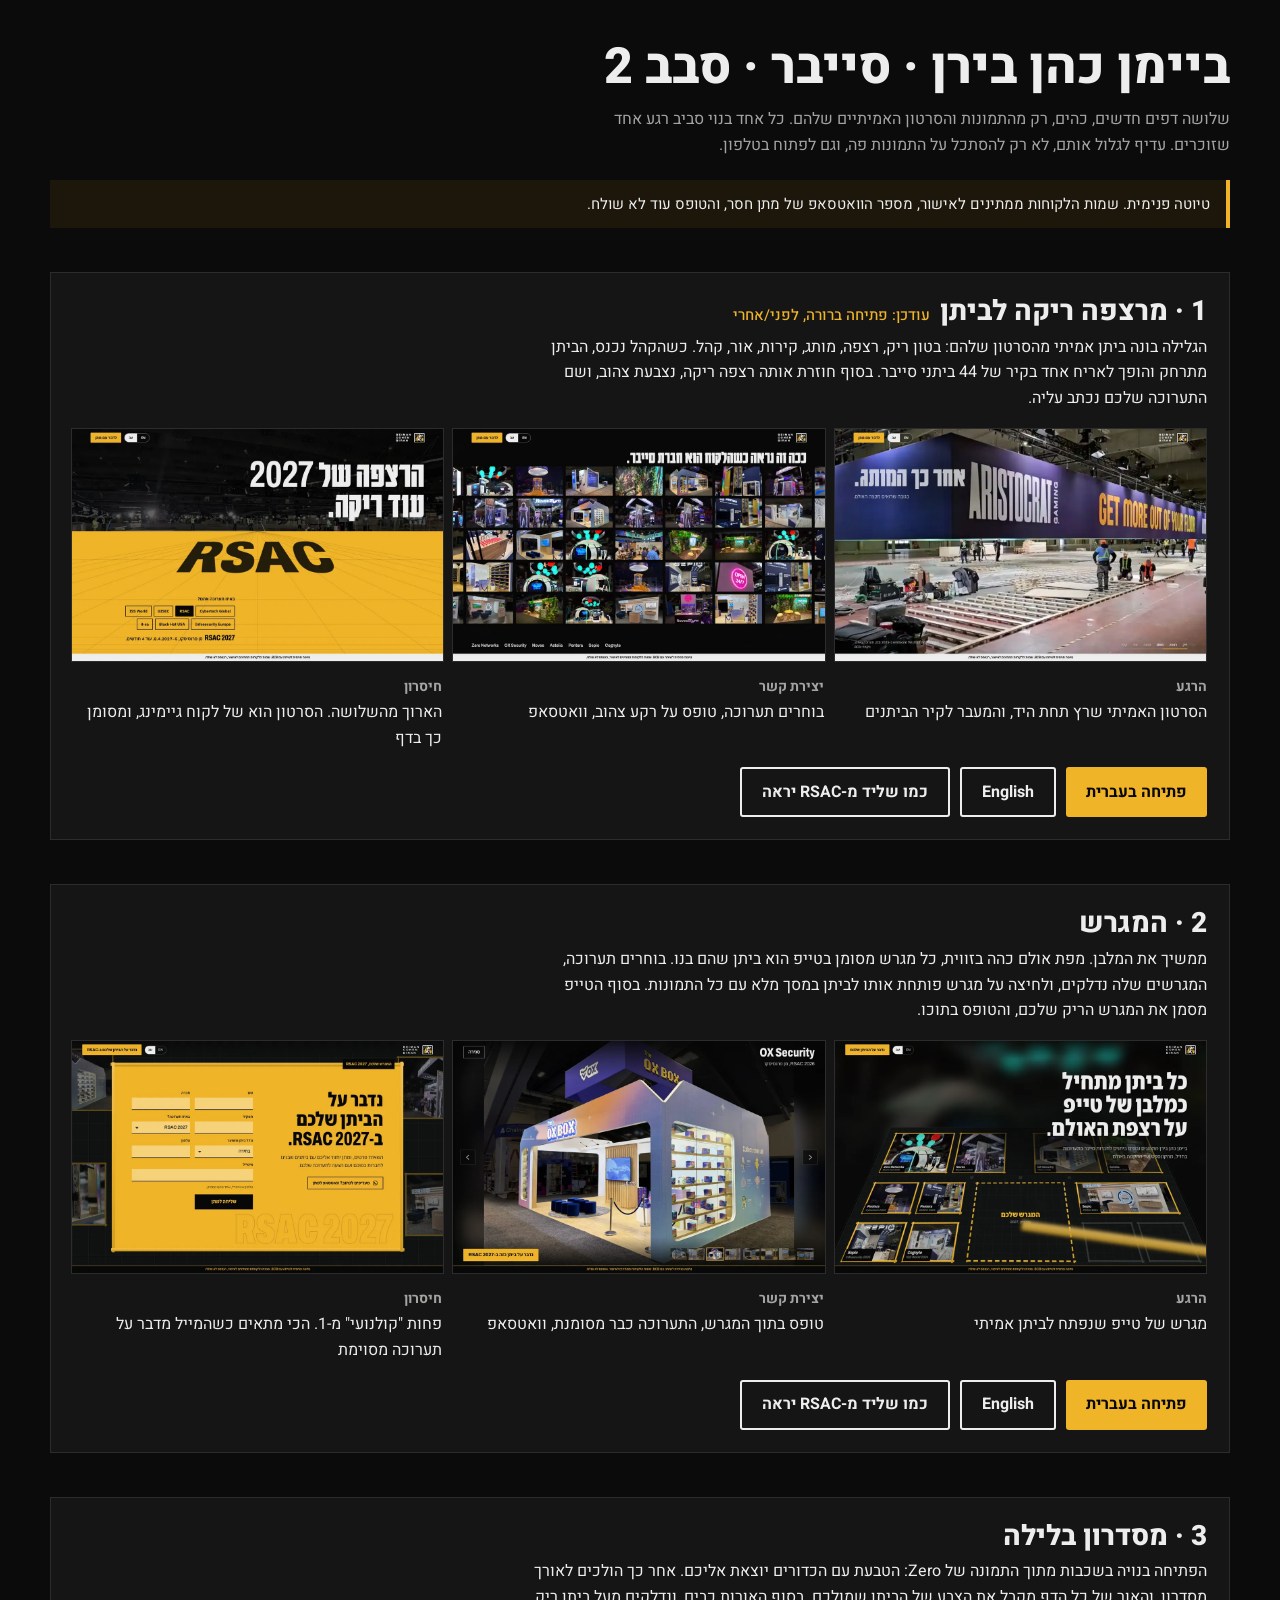
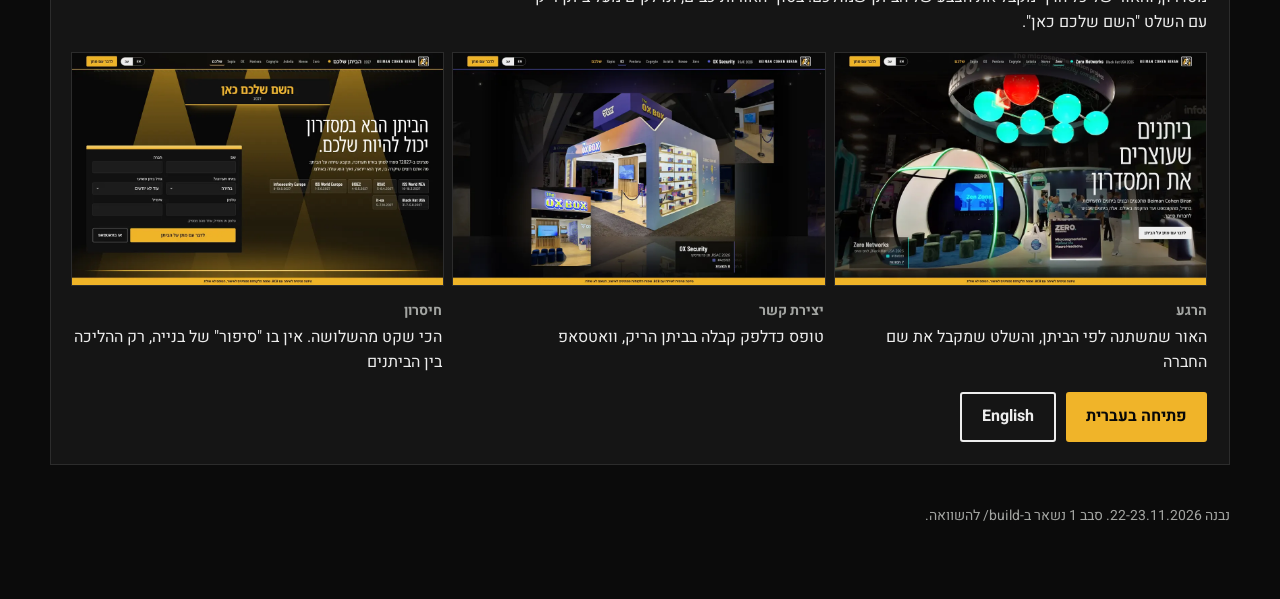
<file: index.html>
<!doctype html>
<html lang="he" dir="rtl">
<head>
<meta charset="utf-8">
<meta name="viewport" content="width=device-width, initial-scale=1">
<title>BCB Cyber Round 2</title>
<meta name="robots" content="noindex, nofollow">
<link rel="preconnect" href="https://fonts.googleapis.com"><link rel="preconnect" href="https://fonts.gstatic.com" crossorigin>
<link href="https://fonts.googleapis.com/css2?family=Heebo:wght@400;500;700;800&display=swap" rel="stylesheet">
<style>
:root { --bg: #0b0b0b; --fg: #ededed; --mute: #a3a5a2; --card: #151515; --line: #2c2c2c; --ochre: #f0b429; }
body { margin: 0; background: var(--bg); color: var(--fg); font: 400 16px/1.6 Heebo, Arial, sans-serif; }
.wrap { max-width: 1180px; margin-inline: auto; padding: 40px 16px 72px; }
h1 { font: 800 clamp(30px, 4.4vw, 50px)/1.1 Heebo, sans-serif; margin: 0; text-wrap: balance; }
.sub { color: var(--mute); margin: 12px 0 0; max-width: 70ch; }
.warn { margin-top: 22px; border-inline-start: 4px solid var(--ochre); background: #1c170a; padding: 12px 16px; font-size: 15px; }
.opt { margin-top: 44px; background: var(--card); border: 1px solid var(--line); padding: 22px; }
.opt h2 { margin: 0 0 4px; font: 800 28px/1.2 Heebo, sans-serif; display: flex; flex-wrap: wrap; gap: 10px; align-items: baseline; }
.opt h2 small { font: 500 15px Heebo, sans-serif; color: var(--ochre); }
.opt p { margin: 6px 0 0; max-width: 75ch; }
.strip { margin-top: 16px; display: grid; grid-template-columns: repeat(3, minmax(0, 1fr)); gap: 10px; }
.strip img { width: 100%; height: auto; display: block; border: 1px solid var(--line); }
.go { margin-top: 16px; display: flex; flex-wrap: wrap; gap: 10px; }
.go a { display: inline-flex; align-items: center; min-height: 46px; padding: 0 20px; background: var(--ochre); color: #080808; text-decoration: none; font-weight: 700; border-radius: 3px; }
.go a.alt { background: transparent; color: var(--fg); border: 2px solid var(--fg); }
dl { margin: 14px 0 0; display: grid; grid-template-columns: repeat(3, minmax(0, 1fr)); gap: 14px; }
dt { font-weight: 700; color: var(--mute); font-size: 14px; } dd { margin: 2px 0 0; }
footer { margin-top: 40px; color: var(--mute); font-size: 14px; }
@media (max-width: 700px) { .strip { grid-template-columns: 1fr 1fr; } .strip img:last-child { grid-column: 1 / -1; } dl { grid-template-columns: 1fr; } }
</style>
</head>
<body>
<div class="wrap">
  <h1>ביימן כהן בירן · סייבר · סבב 2</h1>
  <p class="sub">שלושה דפים חדשים, כהים, רק מהתמונות והסרטון האמיתיים שלהם. כל אחד בנוי סביב רגע אחד שזוכרים. עדיף לגלול אותם, לא רק להסתכל על התמונות פה, וגם לפתוח בטלפון.</p>
  <div class="warn">טיוטה פנימית. שמות הלקוחות ממתינים לאישור, מספר הוואטסאפ של מתן חסר, והטופס עוד לא שולח.</div>

  <section class="opt">
    <h2>1 · מרצפה ריקה לביתן <small>עודכן: פתיחה ברורה, לפני/אחרי</small></h2>
    <p>הגלילה בונה ביתן אמיתי מהסרטון שלהם: בטון ריק, רצפה, מותג, קירות, אור, קהל. כשהקהל נכנס, הביתן מתרחק והופך לאריח אחד בקיר של 44 ביתני סייבר. בסוף חוזרת אותה רצפה ריקה, נצבעת צהוב, ושם התערוכה שלכם נכתב עליה.</p>
    <div class="strip"><img src="thumbs/build-0.webp" alt="הבנייה" loading="lazy"><img src="thumbs/build-1.webp" alt="קיר הביתנים" loading="lazy"><img src="thumbs/build-2.webp" alt="ההצעה" loading="lazy"></div>
    <dl><div><dt>הרגע</dt><dd>הסרטון האמיתי שרץ תחת היד, והמעבר לקיר הביתנים</dd></div><div><dt>יצירת קשר</dt><dd>בוחרים תערוכה, טופס על רקע צהוב, וואטסאפ</dd></div><div><dt>חיסרון</dt><dd>הארוך מהשלושה. הסרטון הוא של לקוח גיימינג, ומסומן כך בדף</dd></div></dl>
    <div class="go"><a href="v2-build/index.html">פתיחה בעברית</a><a class="alt" href="v2-build/index.html?lang=en">English</a><a class="alt" href="v2-build/index.html?show=rsac">כמו שליד מ-RSAC יראה</a></div>
  </section>

  <section class="opt">
    <h2>2 · המגרש</h2>
    <p>ממשיך את המלבן. מפת אולם כהה בזווית, כל מגרש מסומן בטייפ הוא ביתן שהם בנו. בוחרים תערוכה, המגרשים שלה נדלקים, ולחיצה על מגרש פותחת אותו לביתן במסך מלא עם כל התמונות. בסוף הטייפ מסמן את המגרש הריק שלכם, והטופס בתוכו.</p>
    <div class="strip"><img src="thumbs/plot-1.webp" alt="מפת האולם" loading="lazy"><img src="thumbs/plot-2.webp" alt="ביתן פתוח" loading="lazy"><img src="thumbs/plot-3.webp" alt="המגרש שלכם" loading="lazy"></div>
    <dl><div><dt>הרגע</dt><dd>מגרש של טייפ שנפתח לביתן אמיתי</dd></div><div><dt>יצירת קשר</dt><dd>טופס בתוך המגרש, התערוכה כבר מסומנת, וואטסאפ</dd></div><div><dt>חיסרון</dt><dd>פחות "קולנועי" מ-1. הכי מתאים כשהמייל מדבר על תערוכה מסוימת</dd></div></dl>
    <div class="go"><a href="v2-plot/index.html">פתיחה בעברית</a><a class="alt" href="v2-plot/index.html?lang=en">English</a><a class="alt" href="v2-plot/index.html?show=rsac">כמו שליד מ-RSAC יראה</a></div>
  </section>

  <section class="opt">
    <h2>3 · מסדרון בלילה</h2>
    <p>הפתיחה בנויה בשכבות מתוך התמונה של Zero: הטבעת עם הכדורים יוצאת אליכם. אחר כך הולכים לאורך מסדרון, והאור של כל הדף מקבל את הצבע של הביתן שמולכם. בסוף האורות כבים, ונדלקים מעל ביתן ריק עם השלט "השם שלכם כאן".</p>
    <div class="strip"><img src="thumbs/aisle-1.webp" alt="הפתיחה" loading="lazy"><img src="thumbs/aisle-2.webp" alt="המסדרון" loading="lazy"><img src="thumbs/aisle-3.webp" alt="הביתן שלכם" loading="lazy"></div>
    <dl><div><dt>הרגע</dt><dd>האור שמשתנה לפי הביתן, והשלט שמקבל את שם החברה</dd></div><div><dt>יצירת קשר</dt><dd>טופס כדלפק קבלה בביתן הריק, וואטסאפ</dd></div><div><dt>חיסרון</dt><dd>הכי שקט מהשלושה. אין בו "סיפור" של בנייה, רק ההליכה בין הביתנים</dd></div></dl>
    <div class="go"><a href="v2-aisle/index.html">פתיחה בעברית</a><a class="alt" href="v2-aisle/index.html?lang=en">English</a></div>
  </section>

  <footer>נבנה 22-23.11.2026. סבב 1 נשאר ב-build/ להשוואה.</footer>
</div>
</body>
</html>
</file>
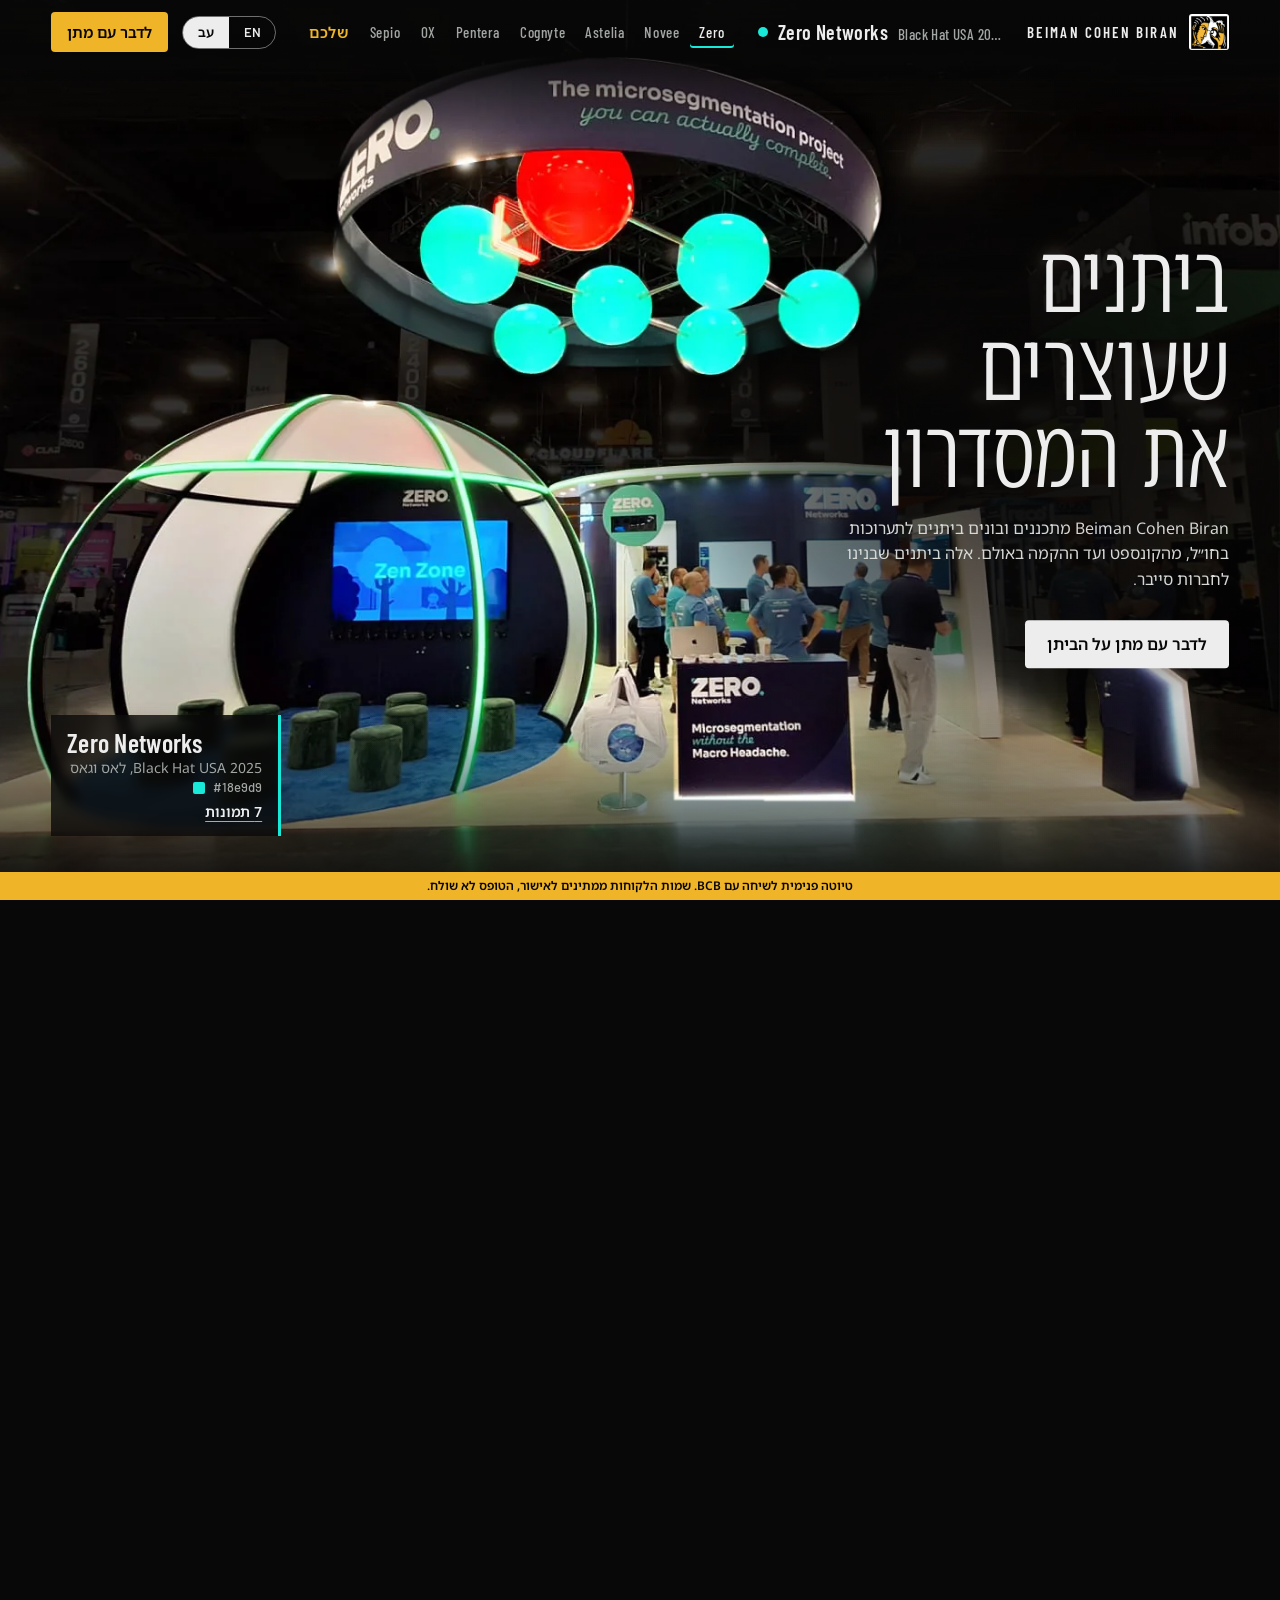
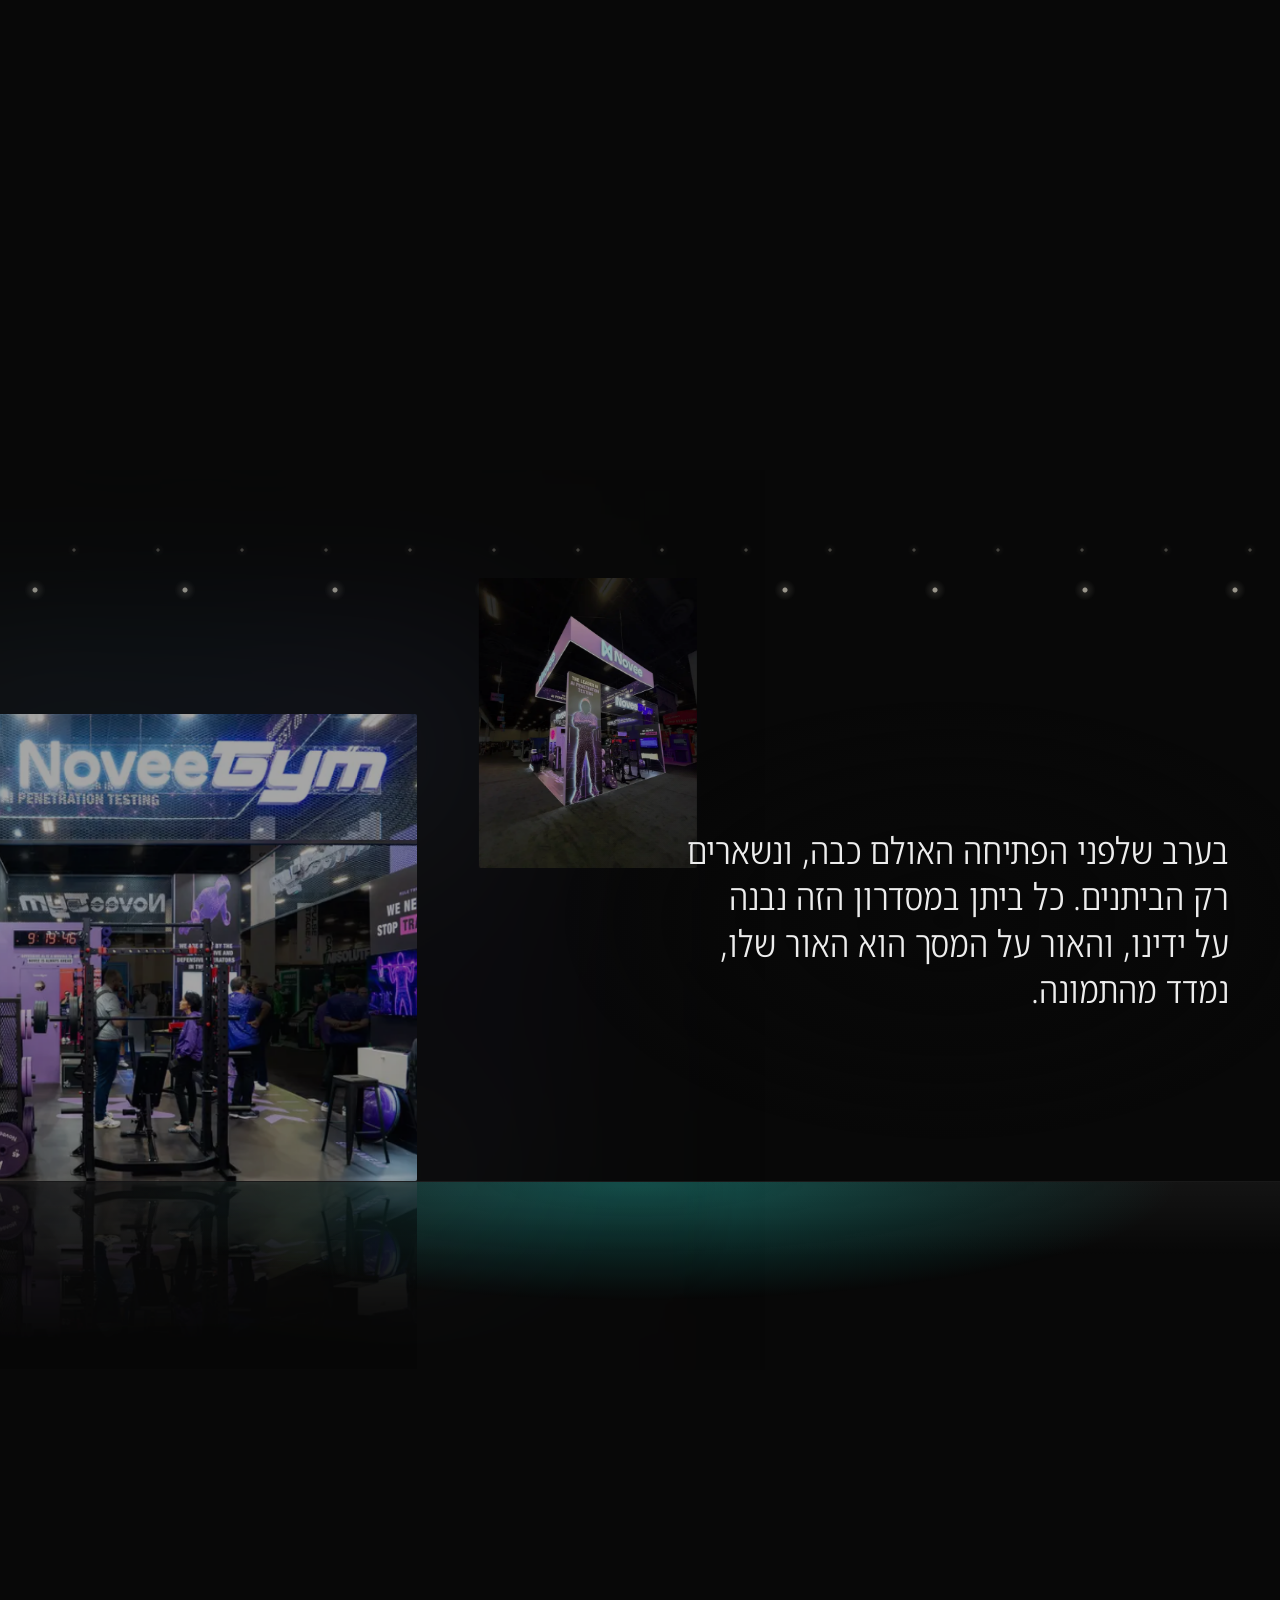
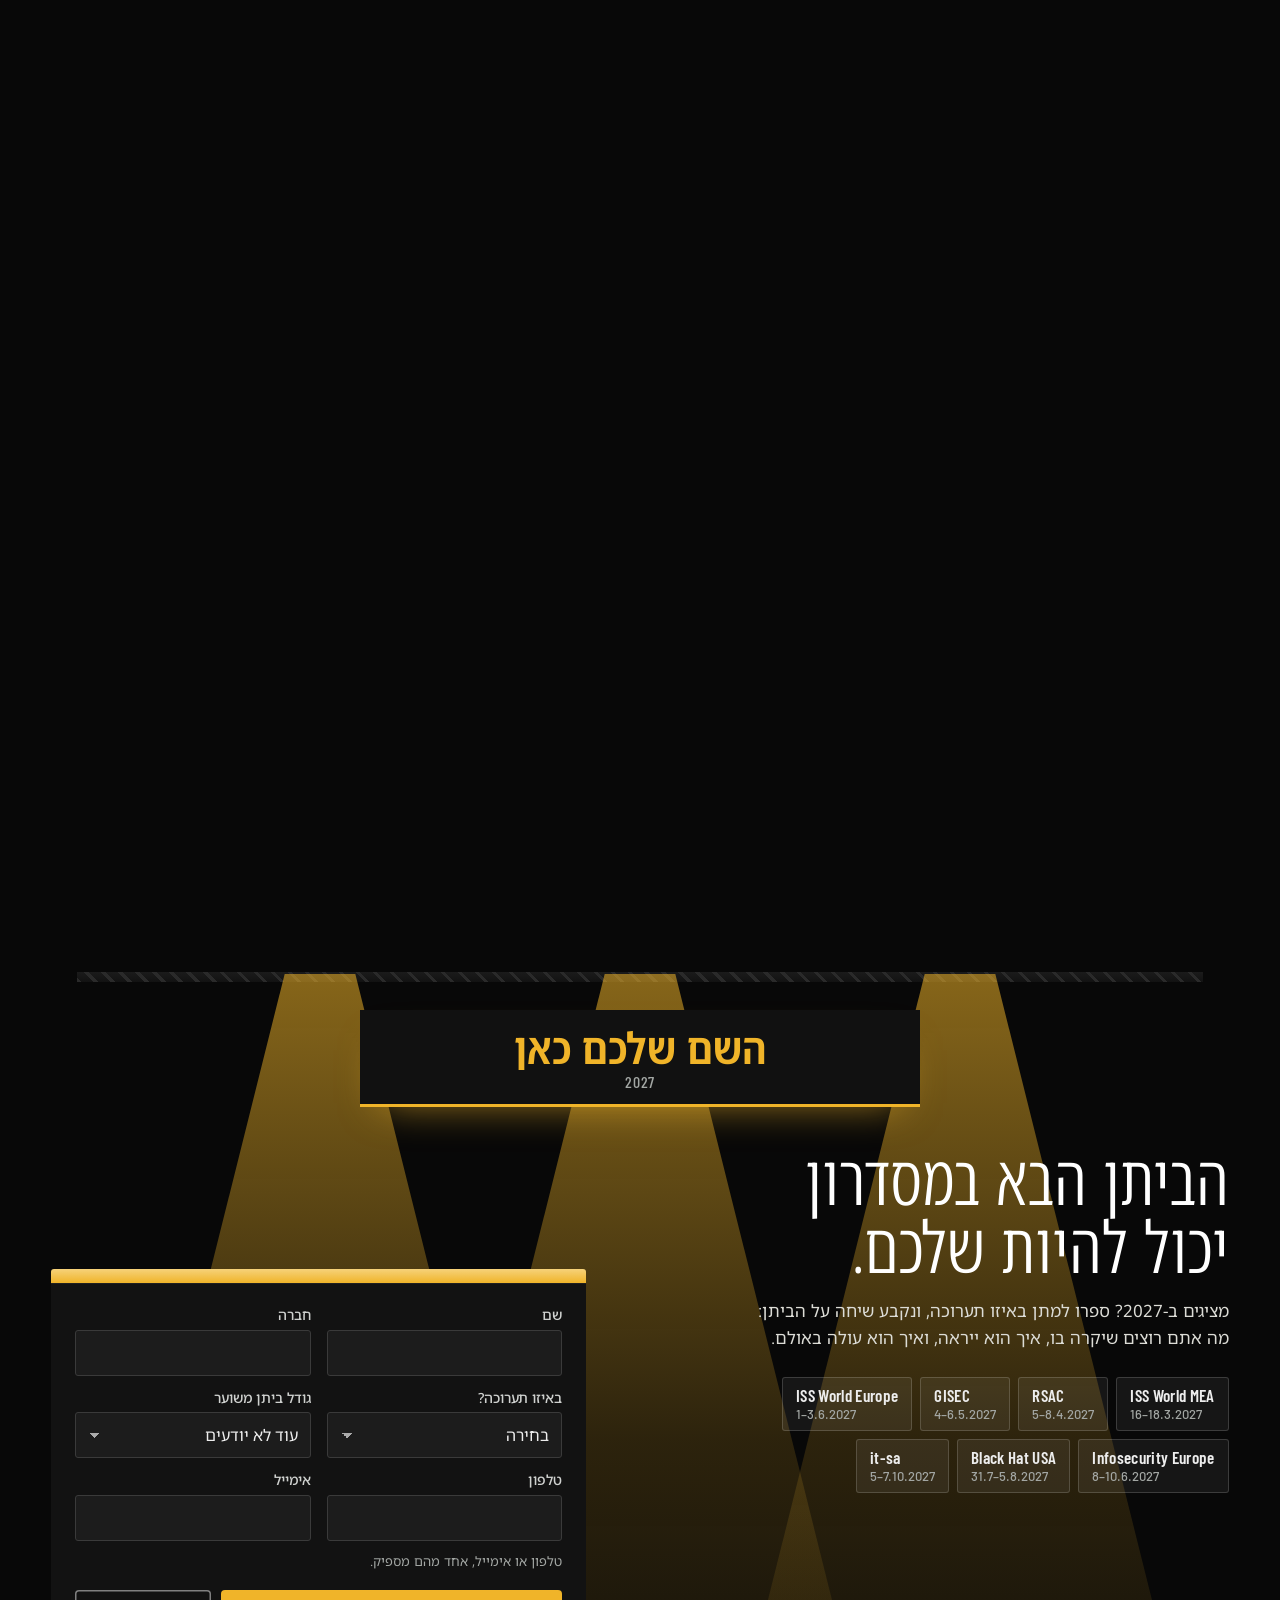
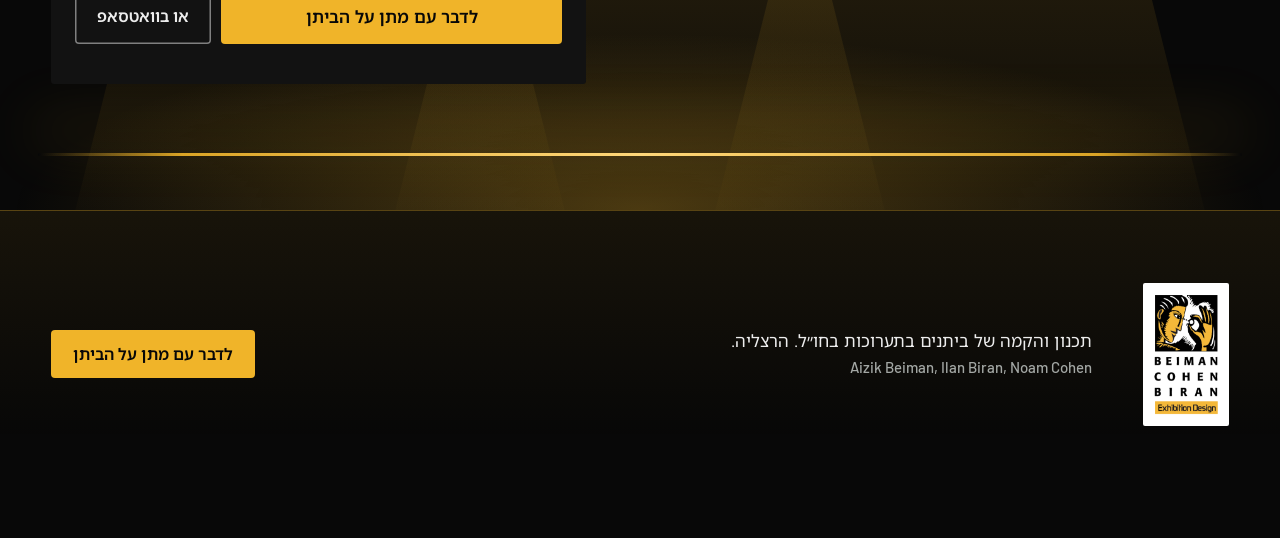
<file: v2-aisle/index.html>
<!doctype html>
<html lang="he" dir="rtl">
<head>
<meta charset="utf-8">
<meta name="viewport" content="width=device-width, initial-scale=1, viewport-fit=cover">
<meta name="robots" content="noindex, nofollow">
<title>Beiman Cohen Biran | ביתנים לחברות סייבר</title>
<link rel="preconnect" href="https://fonts.googleapis.com">
<link rel="preconnect" href="https://fonts.gstatic.com" crossorigin>
<link href="https://fonts.googleapis.com/css2?family=Barlow+Condensed:wght@300;500;600&family=Barlow:wght@400;500;600&family=Noto+Sans+Hebrew:wdth,wght@62.5,300;62.5,600;75,300;75,600;100,400;100,500;100,600&display=swap" rel="stylesheet">
<link rel="preload" as="image" href="assets/hero/plate.webp">
<link rel="stylesheet" href="aisle.css">
<link rel="icon" href="assets/mark.png">
</head>
<body>
<div class="ambient" aria-hidden="true"></div>

<!-- Overhead aisle sign: the hall map. Names the booth in front of you; every name jumps. -->
<header class="sign" id="top">
  <a class="sign__brand" href="#top" aria-label="Beiman Cohen Biran">
    <img src="assets/mark.png" alt="" width="40" height="36">
    <span>Beiman Cohen Biran</span>
  </a>
  <p class="sign__now" aria-live="polite"><span class="sign__dot"></span><span data-now>Zero Networks</span><span class="sign__show" data-now-show>Black Hat USA 2025</span></p>
  <nav class="sign__map" aria-label="מסדרון">
    <button type="button" data-go="entrance">Zero</button>
    <button type="button" data-go="0">Novee</button>
    <button type="button" data-go="1">Astelia</button>
    <button type="button" data-go="2">Cognyte</button>
    <button type="button" data-go="3">Pentera</button>
    <button type="button" data-go="4">OX</button>
    <button type="button" data-go="5">Sepio</button>
    <button type="button" data-go="your-booth" class="sign__yours"><span class="he">שלכם</span><span class="en">Yours</span></button>
  </nav>
  <div class="sign__end">
    <div class="lang-toggle" role="group" aria-label="Language">
      <button type="button" data-lang="he" aria-pressed="true"><span>עב</span></button>
      <button type="button" data-lang="en" aria-pressed="false"><span>EN</span></button>
    </div>
    <a class="btn btn--sign" href="#your-booth"><span class="he">לדבר עם מתן</span><span class="en">Talk to Matan</span></a>
  </div>
</header>

<main>
<!-- ACT 1 · ENTRANCE: four planes cut by hand from one photo (Zero Networks, Black Hat USA 2025) -->
<section class="entrance" id="entrance" aria-labelledby="h1">
  <div class="entrance__stage">
    <div class="scene" data-scene>
      <img class="pl pl--plate" src="assets/hero/plate.webp" alt="" width="1600" height="989" fetchpriority="high">
      <img class="pl pl--booth" src="assets/hero/booth.webp" alt="" width="1600" height="989">
      <img class="pl pl--counter" src="assets/hero/counter.webp" alt="" width="1600" height="989">
      <img class="pl pl--ring" src="assets/hero/ring.webp" alt="הביתן של Zero Networks ב-Black Hat 2025: טבעת תלויה עם כדורי אור טורקיז מעל כיפה פתוחה" width="1600" height="989">
    </div>
    <div class="haze" aria-hidden="true"></div>
    <div class="entrance__copy" data-hcopy>
      <h1 id="h1">
        <span class="he">ביתנים<br class="d"> שעוצרים<br>את המסדרון</span>
        <span class="en">Booths<br class="d"> that stop<br>the aisle</span>
      </h1>
      <p class="lede">
        <span class="he">Beiman Cohen Biran מתכננים ובונים ביתנים לתערוכות בחו״ל, מהקונספט ועד ההקמה באולם. אלה ביתנים שבנינו לחברות סייבר.</span>
        <span class="en">Beiman Cohen Biran design and build exhibition booths abroad, from concept to the build on the show floor. These are booths we built for cyber companies.</span>
      </p>
      <a class="btn btn--light" href="#your-booth"><span class="he">לדבר עם מתן על הביתן</span><span class="en">Talk to Matan about your booth</span></a>
    </div>
    <button type="button" class="tag tag--hero" data-open="zero" data-hlabel>
      <b>Zero Networks</b>
      <span>Black Hat USA 2025, <span class="he">לאס וגאס</span><span class="en">Las Vegas</span></span>
      <span class="tag__light"><i style="background:#18e9d9"></i>#18e9d9</span>
      <span class="tag__more"><span class="he">7 תמונות</span><span class="en">7 photos</span></span>
    </button>
  </div>
</section>

<!-- ACT 3 · THE AISLE: one lateral walk. Booths at three depths; the hall takes each booth's light. -->
<section class="aisle" id="aisle" aria-label="המסדרון">
  <div class="aisle__stage">
    <div class="ceil" aria-hidden="true"><div class="ceil__row ceil__row--far"></div><div class="ceil__row"></div></div>
    <div class="floor" aria-hidden="true"><div class="floor__plane"></div></div>
    <!-- ACT 2 · BADGE-IN, now inside the hall: the first booth's light is already leaking in -->
    <p class="aisle__intro" data-intro>
      <span class="he">בערב שלפני הפתיחה האולם כבה, ונשארים רק הביתנים. כל ביתן במסדרון הזה נבנה על ידינו, והאור על המסך הוא האור שלו, נמדד מהתמונה.</span>
      <span class="en">The night before opening, the hall goes dark and only the booths stay lit. We built every booth in this aisle, and the light on your screen is its light, measured from the photo.</span>
    </p>
    <div class="track">

      <article class="booth" data-c="#6048a0" data-id="novee" data-show="Black Hat USA 2026">
        <img class="b-far" src="assets/cyber/black-hat-2026-novee-6-s.webp" alt="" loading="lazy" width="600" height="800">
        <figure class="b-main">
          <img src="assets/cyber/black-hat-2026-novee-2-s.webp" srcset="assets/cyber/black-hat-2026-novee-2-s.webp 800w, assets/cyber/black-hat-2026-novee-2.webp 1800w" sizes="(max-width: 760px) 88vw, 56vw" alt="NoveeGym: ביתן חדר כושר בסגול, עם מתקני משקולות ודמות מנורה בגובה הקיר" width="800" height="534">
          <img class="b-refl" src="assets/cyber/black-hat-2026-novee-2-s.webp" alt="" width="800" height="534" loading="lazy">
          <span class="b-dim"></span>
        </figure>
        <img class="b-near" src="assets/cyber/black-hat-2026-novee-4-s.webp" alt="שלט ניאון OPEN 24/7 בביתן של Novee" loading="lazy" width="800" height="534">
        <button type="button" class="tag" data-open="novee">
          <b>Novee</b>
          <span>Black Hat USA 2026, <span class="he">לאס וגאס</span><span class="en">Las Vegas</span></span>
          <span class="tag__light"><i></i><span data-hex></span></span>
          <span class="tag__more"><span class="he">8 תמונות</span><span class="en">8 photos</span></span>
        </button>
      </article>

      <article class="booth" data-c="#4a8822" data-id="astelia" data-show="Black Hat USA 2026">
        <img class="b-far" src="assets/cyber/black-hat-2026-astelia-3-s.webp" alt="" loading="lazy" width="800" height="600">
        <figure class="b-main">
          <img src="assets/cyber/black-hat-2026-astelia-2-s.webp" srcset="assets/cyber/black-hat-2026-astelia-2-s.webp 800w, assets/cyber/black-hat-2026-astelia-2.webp 1800w" sizes="(max-width: 760px) 88vw, 56vw" alt="הביתן של Astelia: קירות ג׳ונגל של צמחייה חיה, גדמי עץ כמושבים ומסך בתוך הצמחייה" loading="lazy" width="800" height="600">
          <img class="b-refl" src="assets/cyber/black-hat-2026-astelia-2-s.webp" alt="" width="800" height="600" loading="lazy">
          <span class="b-dim"></span>
        </figure>
        <img class="b-near" src="assets/cyber/black-hat-2026-astelia-4-s.webp" alt="נמר מצויר בין הצמחייה בביתן של Astelia" loading="lazy" width="600" height="800">
        <button type="button" class="tag" data-open="astelia">
          <b>Astelia</b>
          <span>Black Hat USA 2026, <span class="he">לאס וגאס</span><span class="en">Las Vegas</span></span>
          <span class="tag__light"><i></i><span data-hex></span></span>
          <span class="tag__more"><span class="he">5 תמונות</span><span class="en">5 photos</span></span>
        </button>
      </article>

      <article class="booth" data-c="#5967a5" data-id="cognyte" data-show="ISS World 2024">
        <img class="b-far" src="assets/cyber/iss-dubai-2024-cognyte-3-s.webp" alt="" loading="lazy" width="800" height="450">
        <figure class="b-main">
          <img src="assets/cyber/iss-dubai-2024-cognyte-1-s.webp" srcset="assets/cyber/iss-dubai-2024-cognyte-1-s.webp 800w, assets/cyber/iss-dubai-2024-cognyte-1.webp 1800w" sizes="(max-width: 760px) 88vw, 56vw" alt="הביתן של Cognyte: קירות לבנים וכחולים, דלפק קבלה ומסגרת אור סביב מסך" loading="lazy" width="800" height="450">
          <img class="b-refl" src="assets/cyber/iss-dubai-2024-cognyte-1-s.webp" alt="" width="800" height="450" loading="lazy">
          <span class="b-dim"></span>
        </figure>
        <img class="b-near" src="assets/cyber/iss-dubai-2024-cognyte-2-s.webp" alt="פינת הישיבה בביתן של Cognyte" loading="lazy" width="800" height="450">
        <button type="button" class="tag" data-open="cognyte">
          <b>Cognyte</b>
          <span>ISS World 2024, <span class="he">דובאי</span><span class="en">Dubai</span></span>
          <span class="tag__light"><i></i><span data-hex></span></span>
          <span class="tag__more"><span class="he">3 תמונות</span><span class="en">3 photos</span></span>
        </button>
      </article>

      <article class="booth" data-c="#cb7e27" data-id="pentera" data-show="Cybertech, GISEC 2023">
        <img class="b-far" src="assets/cyber/gices-2023-dubai-pentera-5-s.webp" alt="" loading="lazy" width="600" height="800">
        <figure class="b-main">
          <img src="assets/cyber/cybertech-2023-pentera-1-s.webp" srcset="assets/cyber/cybertech-2023-pentera-1-s.webp 800w, assets/cyber/cybertech-2023-pentera-1.webp 1800w" sizes="(max-width: 760px) 88vw, 56vw" alt="הביתן של Pentera ב-Cybertech: כלוב זכוכית עם מדרגות זהב מתחת לטבעת תלויה" loading="lazy" width="800" height="600">
          <img class="b-refl" src="assets/cyber/cybertech-2023-pentera-1-s.webp" alt="" width="800" height="600" loading="lazy">
          <span class="b-dim"></span>
        </figure>
        <img class="b-near" src="assets/cyber/cybertech-2023-pentera-3-s.webp" alt="משחק Security Exposure בתוך הכלוב של Pentera" loading="lazy" width="374" height="800">
        <button type="button" class="tag" data-open="pentera">
          <b>Pentera</b>
          <span>Cybertech 2023, <span class="he">תל אביב</span><span class="en">Tel Aviv</span></span>
          <span>GISEC 2023, <span class="he">דובאי</span><span class="en">Dubai</span></span>
          <span class="tag__light"><i></i><span data-hex></span></span>
          <span class="tag__more"><span class="he">8 תמונות</span><span class="en">8 photos</span></span>
        </button>
      </article>

      <article class="booth" data-c="#4c5193" data-id="ox" data-show="RSAC 2026">
        <img class="b-far" src="assets/cyber/rsa-2026-ox-4-s.webp" alt="" loading="lazy" width="600" height="800">
        <figure class="b-main">
          <img src="assets/cyber/rsa-2026-ox-6-s.webp" srcset="assets/cyber/rsa-2026-ox-6-s.webp 800w, assets/cyber/rsa-2026-ox-6.webp 1800w" sizes="(max-width: 760px) 88vw, 56vw" alt="The OX BOX: ביתן בצורת קופסה בגווני לבנדר, עם מדפי אוסף ופינת ישיבה" loading="lazy" width="800" height="600">
          <img class="b-refl" src="assets/cyber/rsa-2026-ox-6-s.webp" alt="" width="800" height="600" loading="lazy">
          <span class="b-dim"></span>
        </figure>
        <img class="b-near" src="assets/cyber/rsa-2026-ox-1-s.webp" alt="שלט OX BOX בסגנון פיקסלים מעל הביתן" loading="lazy" width="600" height="800">
        <button type="button" class="tag" data-open="ox">
          <b>OX Security</b>
          <span>RSAC 2026, <span class="he">סן פרנסיסקו</span><span class="en">San Francisco</span></span>
          <span class="tag__light"><i></i><span data-hex></span></span>
          <span class="tag__more"><span class="he">8 תמונות</span><span class="en">8 photos</span></span>
        </button>
      </article>

      <article class="booth" data-c="#699dd8" data-id="sepio" data-show="RSAC 2024, Infosecurity 2025">
        <img class="b-far" src="assets/cyber/infosec-2025-sepio-1-s.webp" alt="" loading="lazy" width="450" height="800">
        <figure class="b-main">
          <img src="assets/cyber/rsa-2024-sepio-1-s.webp" srcset="assets/cyber/rsa-2024-sepio-1-s.webp 800w, assets/cyber/rsa-2024-sepio-1.webp 1800w" sizes="(max-width: 760px) 88vw, 56vw" alt="הביתן של Sepio ב-RSAC: לוגו מואר, טבעת אור על הקיר ופינת ספות" loading="lazy" width="800" height="601">
          <img class="b-refl" src="assets/cyber/rsa-2024-sepio-1-s.webp" alt="" width="800" height="601" loading="lazy">
          <span class="b-dim"></span>
        </figure>
        <img class="b-near" src="assets/cyber/infosec-2025-sepio-2-s.webp" alt="הביתן של Sepio ב-Infosecurity Europe" loading="lazy" width="600" height="800">
        <button type="button" class="tag" data-open="sepio">
          <b>Sepio</b>
          <span>RSAC 2024, <span class="he">סן פרנסיסקו</span><span class="en">San Francisco</span></span>
          <span>Infosecurity Europe 2025, <span class="he">לונדון</span><span class="en">London</span></span>
          <span class="tag__light"><i></i><span data-hex></span></span>
          <span class="tag__more"><span class="he">6 תמונות</span><span class="en">6 photos</span></span>
        </button>
      </article>

    </div>
    <!-- ACT 4 · END OF THE AISLE: a short held breath over the last booth's fading light -->
    <p class="aisle__outro" data-outro><span class="he">בסוף המסדרון<br>יש עוד מקום אחד.</span><span class="en">At the end of the aisle<br>there is one more space.</span></p>
  </div>
</section>

<!-- ACT 5 · YOUR BOOTH (PEAK): the lights come on; the counter is the form -->
<section class="yours" id="your-booth" aria-labelledby="yours-h">
  <div class="yours__rig" aria-hidden="true">
    <span class="truss"></span>
    <span class="beam b1"></span><span class="beam b2"></span><span class="beam b3"></span>
  </div>
  <div class="yours__fascia" aria-live="polite">
    <span class="fascia__name" data-fascia-name><span class="he">השם שלכם כאן</span><span class="en">Your name here</span></span>
    <span class="fascia__show" data-fascia-show>2027</span>
  </div>
  <div class="yours__wall">
    <h2 id="yours-h">
      <span class="he">הביתן הבא במסדרון<br>יכול להיות שלכם.</span>
      <span class="en">The next booth in the aisle<br>could be yours.</span>
    </h2>
    <p class="yours__sub">
      <span class="he">מציגים ב-2027? ספרו למתן באיזו תערוכה, ונקבע שיחה על הביתן: מה אתם רוצים שיקרה בו, איך הוא ייראה, ואיך הוא עולה באולם.</span>
      <span class="en">Exhibiting in 2027? Tell Matan which show, and we will set a call about the booth: what you want to happen in it, how it will look, and how it goes up on the floor.</span>
    </p>
    <div class="shows" role="group" aria-label="תערוכות 2027">
      <button type="button" data-show="ISS World MEA" data-when="16–18.3.2027"><b>ISS World MEA</b><span>16–18.3.2027</span></button>
      <button type="button" data-show="RSAC" data-when="5–8.4.2027"><b>RSAC</b><span>5–8.4.2027</span></button>
      <button type="button" data-show="GISEC" data-when="4–6.5.2027"><b>GISEC</b><span>4–6.5.2027</span></button>
      <button type="button" data-show="ISS World Europe" data-when="1–3.6.2027"><b>ISS World Europe</b><span>1–3.6.2027</span></button>
      <button type="button" data-show="Infosecurity Europe" data-when="8–10.6.2027"><b>Infosecurity Europe</b><span>8–10.6.2027</span></button>
      <button type="button" data-show="Black Hat USA" data-when="31.7–5.8.2027"><b>Black Hat USA</b><span>31.7–5.8.2027</span></button>
      <button type="button" data-show="it-sa" data-when="5–7.10.2027"><b>it-sa</b><span>5–7.10.2027</span></button>
    </div>
  </div>

  <form class="counter" id="lead" novalidate>
    <div class="counter__top" aria-hidden="true"></div>
    <div class="counter__face">
      <label><span data-t="name">שם</span><input name="name" autocomplete="name" required></label>
      <label><span data-t="company">חברה</span><input name="company" autocomplete="organization" required data-company></label>
      <label><span data-t="show">באיזו תערוכה?</span>
        <select name="show" required data-show-select>
          <option value="" data-t="pick">בחירה</option>
          <option>ISS World MEA</option><option>RSAC</option><option>GISEC</option><option>ISS World Europe</option>
          <option>Infosecurity Europe</option><option>Black Hat USA</option><option>it-sa</option>
          <option value="other" data-t="other">תערוכה אחרת</option>
        </select>
      </label>
      <label><span data-t="size">גודל ביתן משוער</span>
        <select name="size">
          <option value="" data-t="unknown">עוד לא יודעים</option>
          <option>10x10 ft</option><option>10x20 ft</option><option>20x20 ft</option><option>20x30 ft</option><option>30x30 ft+</option>
        </select>
      </label>
      <label><span data-t="phone">טלפון</span><input name="phone" type="tel" autocomplete="tel" inputmode="tel" dir="ltr"></label>
      <label><span data-t="email">אימייל</span><input name="email" type="email" autocomplete="email" dir="ltr"></label>
      <p class="counter__hint"><span class="he">טלפון או אימייל, אחד מהם מספיק.</span><span class="en">Phone or email, either is enough.</span></p>
      <div class="counter__act">
        <button class="btn btn--ochre" type="submit"><span class="he">לדבר עם מתן על הביתן</span><span class="en">Talk to Matan about your booth</span></button>
        <button class="btn btn--ghost" type="button" data-wa><span class="he">או בוואטסאפ</span><span class="en">Or on WhatsApp</span></button>
      </div>
    </div>
    <div class="thanks" tabindex="-1">
      <p class="thanks__h"><span class="he">רשמנו. מתן יחזור אליכם.</span><span class="en">Noted. Matan will get back to you.</span></p>
      <p><span class="he">טיוטה: הטופס עוד לא שולח. בגרסה החיה הפרטים יגיעו ישר למתן.</span><span class="en">Draft: the form does not send yet. In the live version the details go straight to Matan.</span></p>
    </div>
  </form>
  <div class="yours__floor" aria-hidden="true"></div>
</section>
</main>

<!-- ACT 6 · CLOSE: it holds -->
<footer class="close">
  <img src="assets/logo.png" alt="Beiman Cohen Biran, Exhibition Design" width="111" height="200" loading="lazy">
  <div class="close__txt">
    <p><span class="he">תכנון והקמה של ביתנים בתערוכות בחו״ל. הרצליה.</span><span class="en">Exhibition booths abroad, designed and built. Herzliya.</span></p>
    <p class="close__names">Aizik Beiman, Ilan Biran, Noam Cohen</p>
  </div>
  <a class="btn btn--ochre" href="#your-booth"><span class="he">לדבר עם מתן על הביתן</span><span class="en">Talk to Matan about your booth</span></a>
</footer>

<div class="draft" role="note"><span class="he">טיוטה פנימית לשיחה עם BCB. שמות הלקוחות ממתינים לאישור, הטופס לא שולח.</span><span class="en">Internal draft for BCB. Client names await approval; the form does not send.</span></div>

<dialog class="viewer" aria-label="תמונות הביתן">
  <div class="viewer__bar">
    <p class="viewer__title" data-vtitle></p>
    <button type="button" class="viewer__x" data-vclose aria-label="סגירה">✕</button>
  </div>
  <div class="viewer__strip" data-vstrip tabindex="0"></div>
  <div class="viewer__nav">
    <button type="button" data-vstep="-1" aria-label="הקודמת">‹</button>
    <span data-vcount></span>
    <button type="button" data-vstep="1" aria-label="הבאה">›</button>
  </div>
</dialog>

<script src="aisle.js"></script>
</body>
</html>
</file>
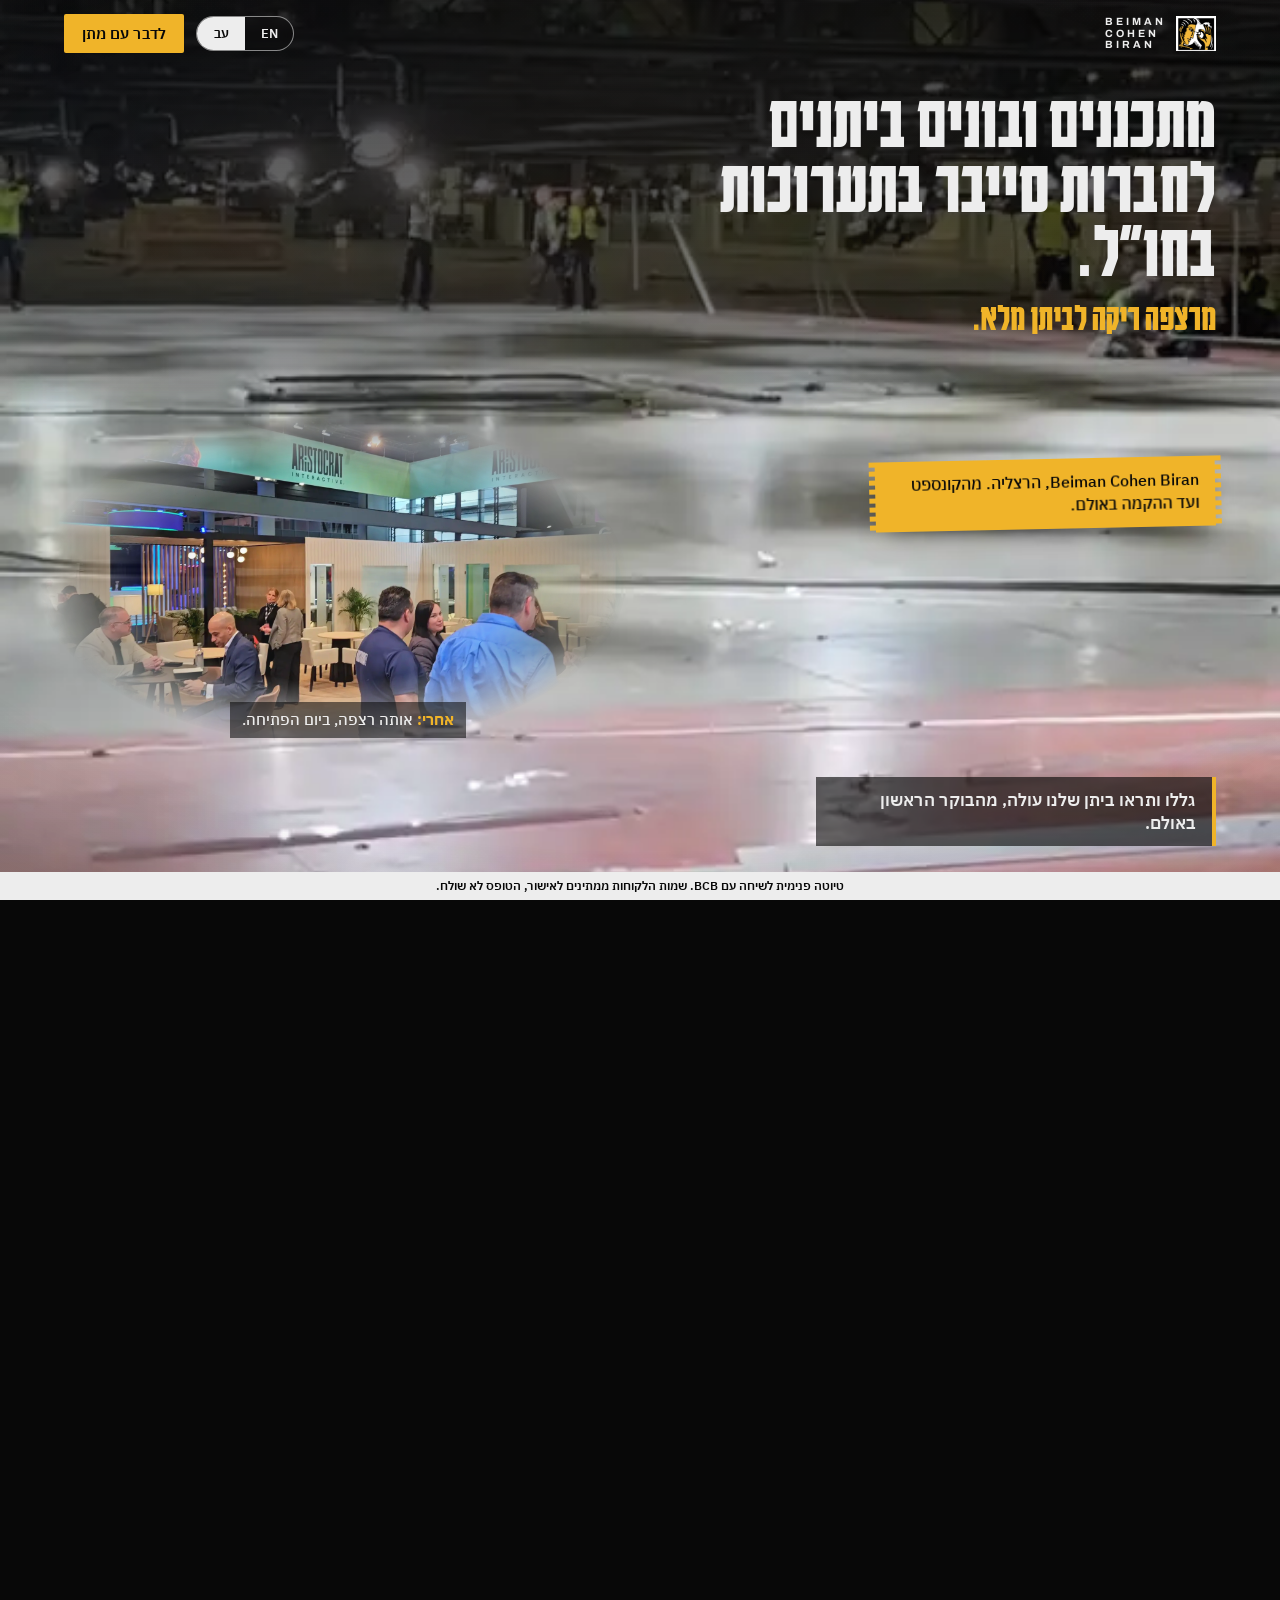
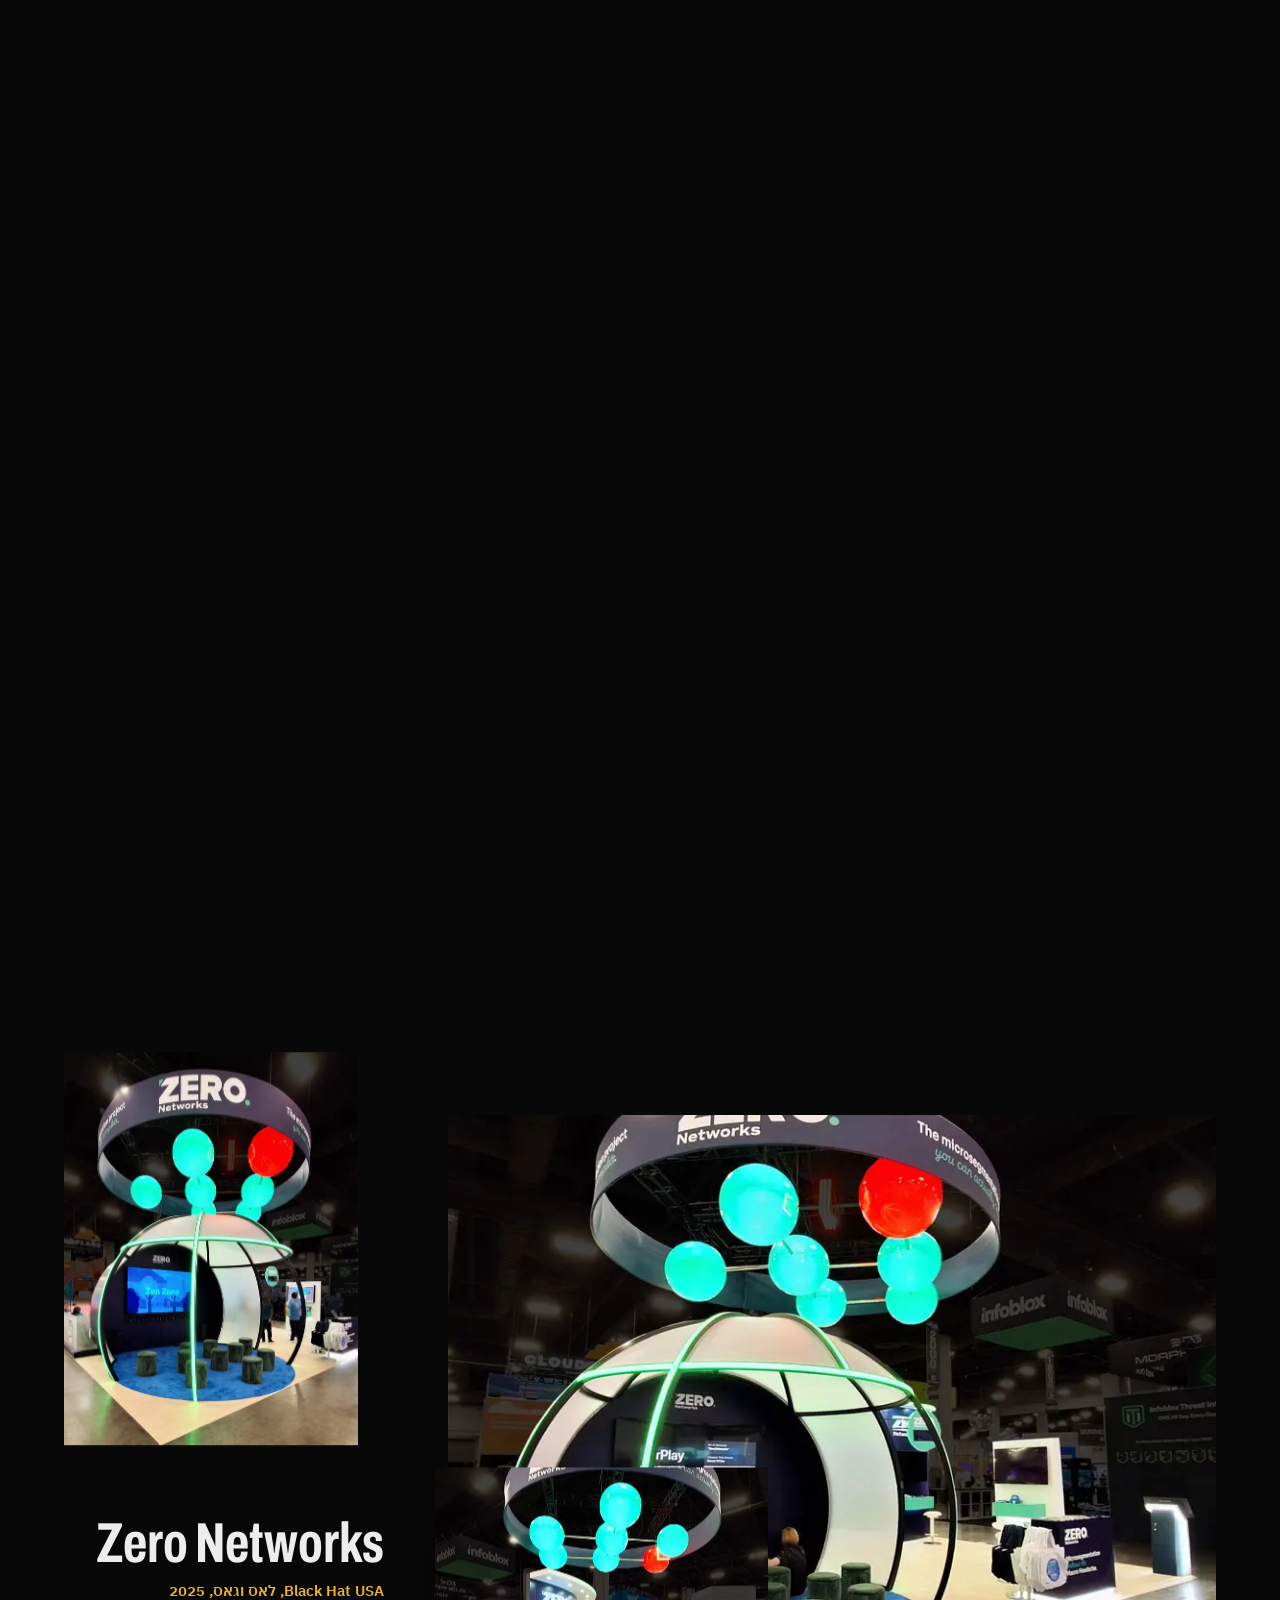
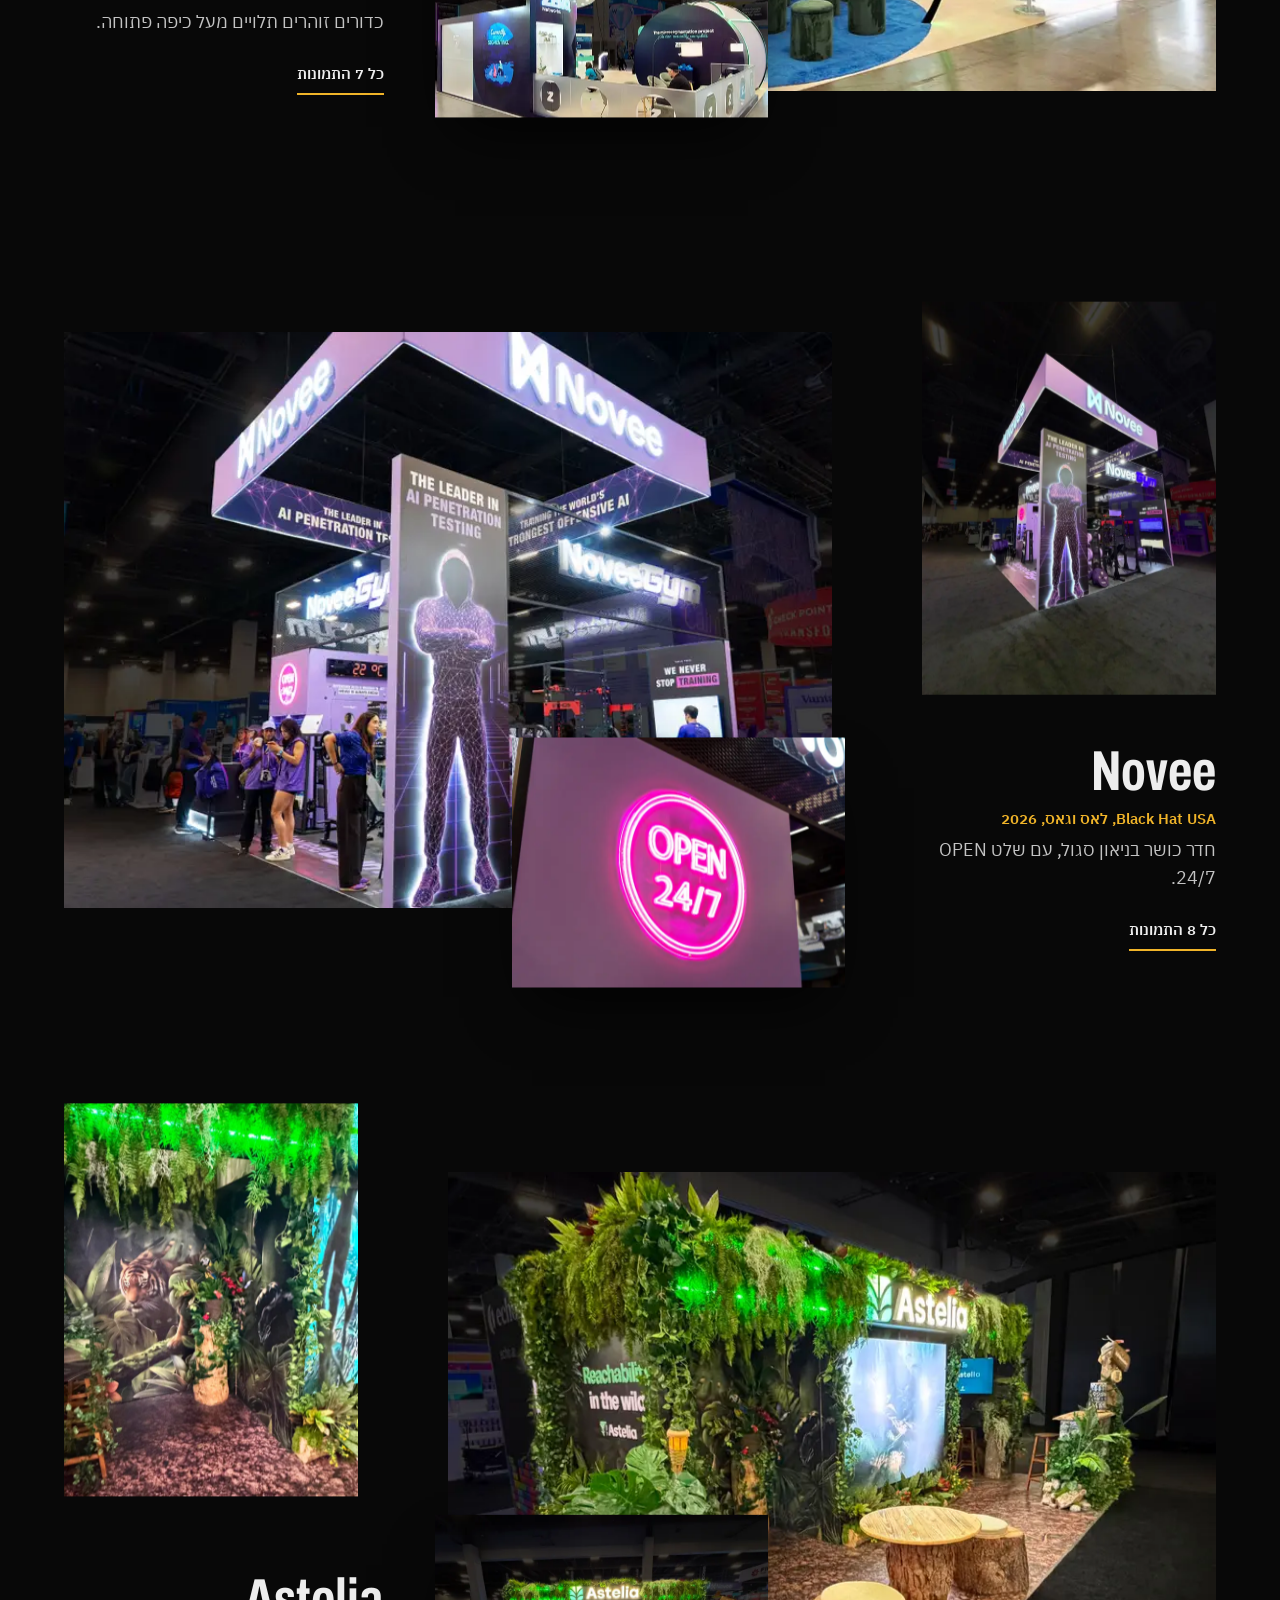
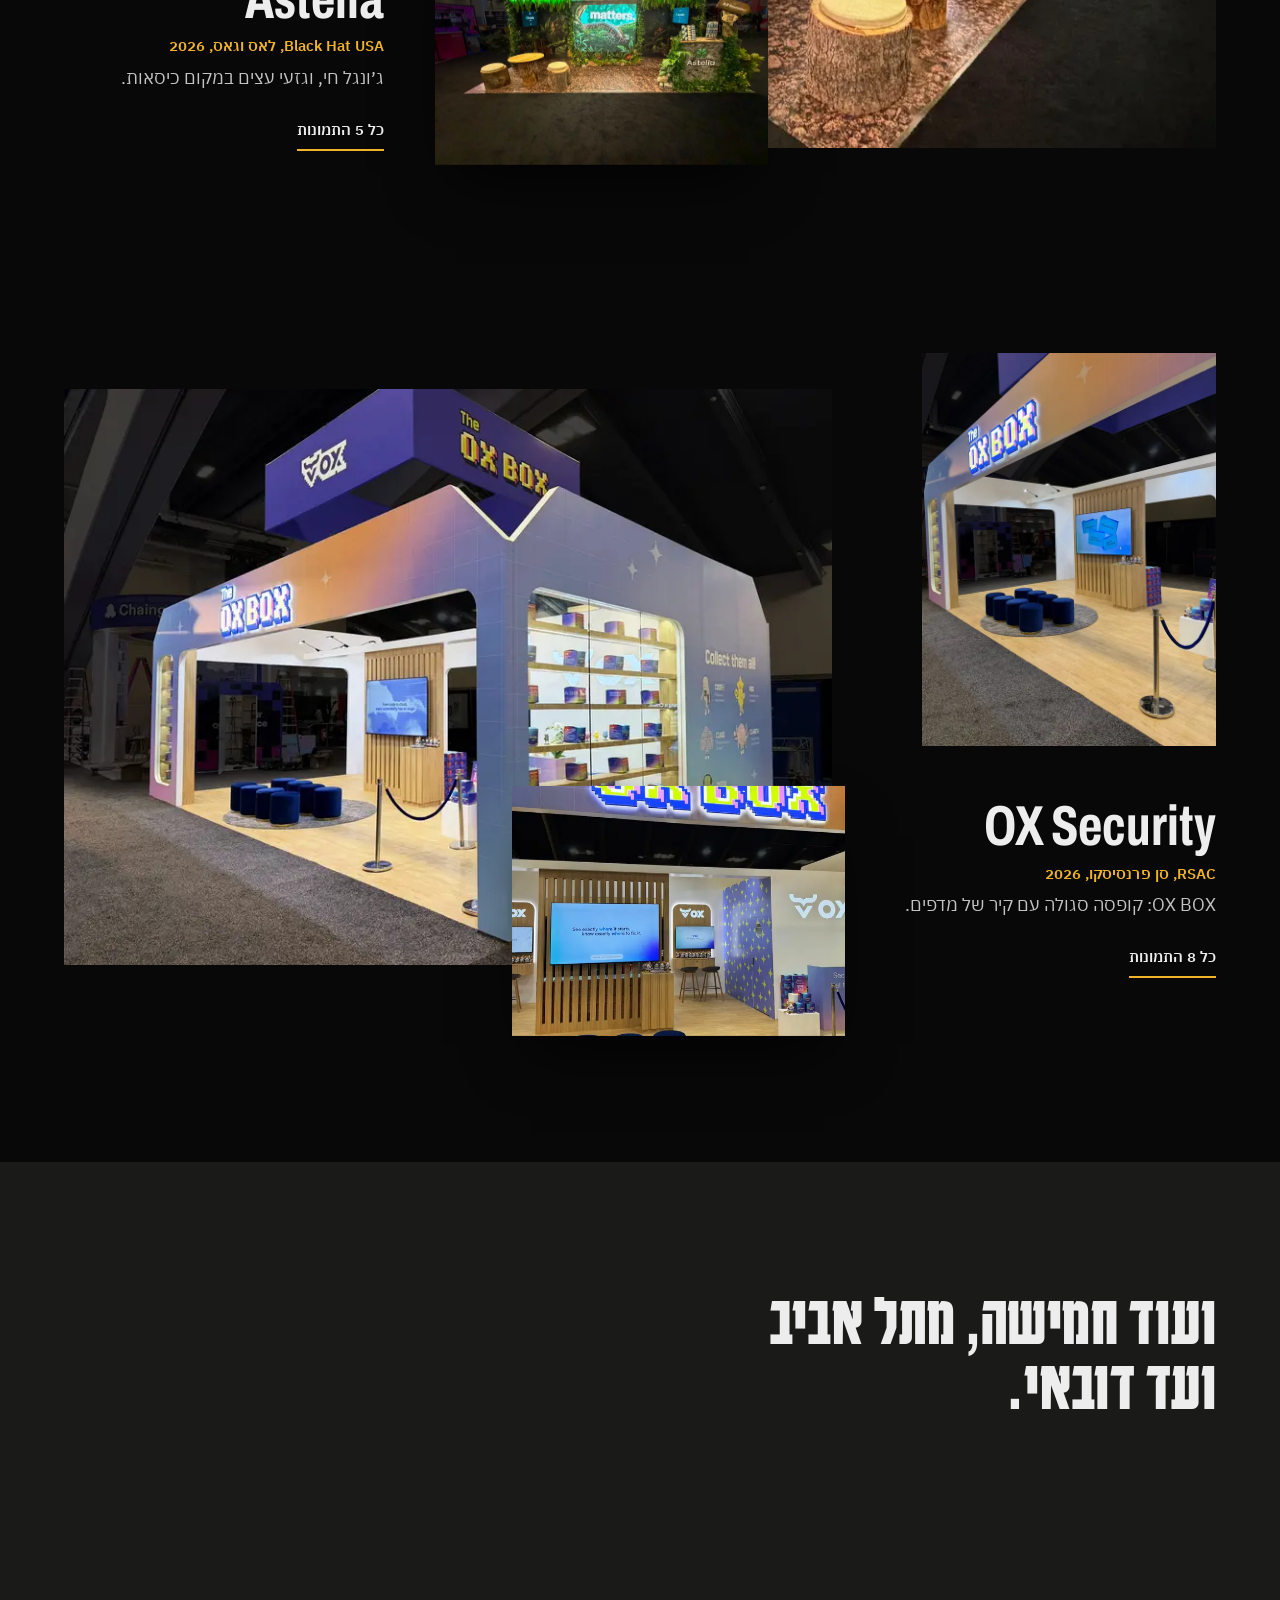
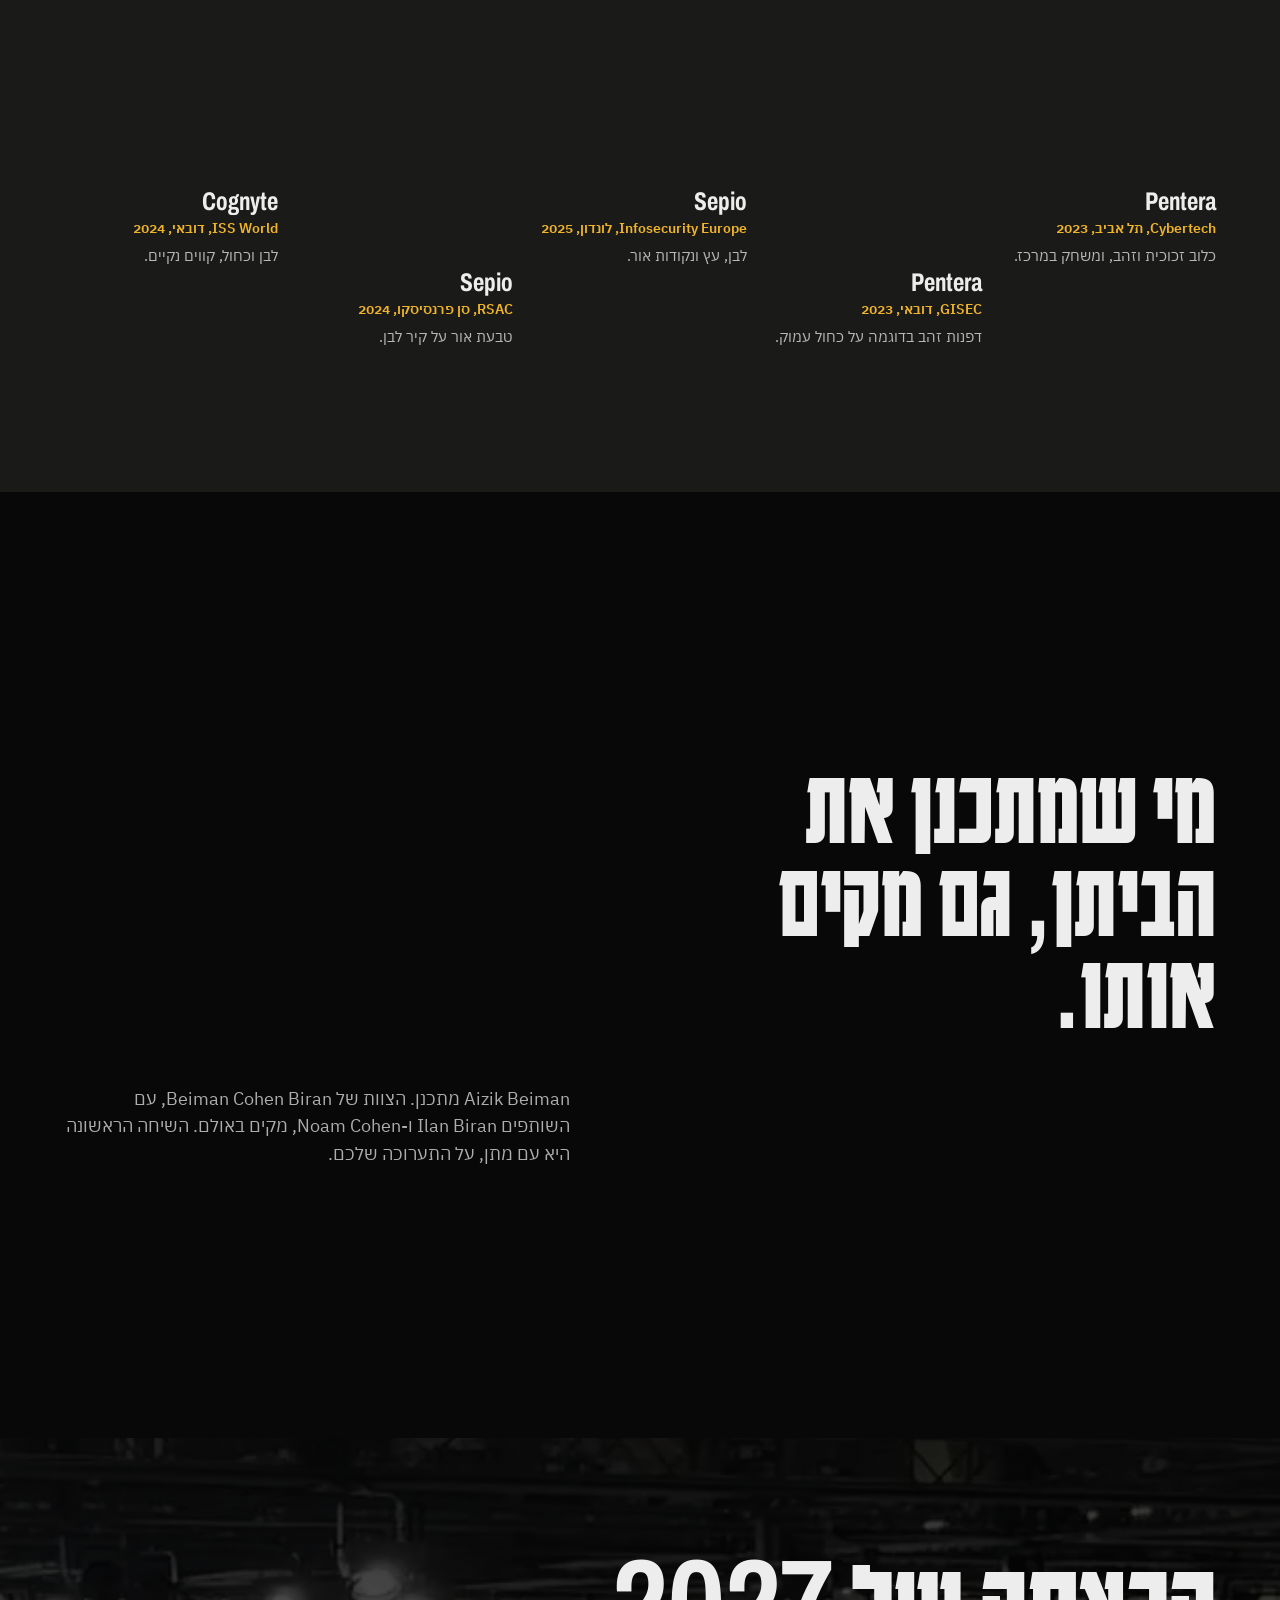
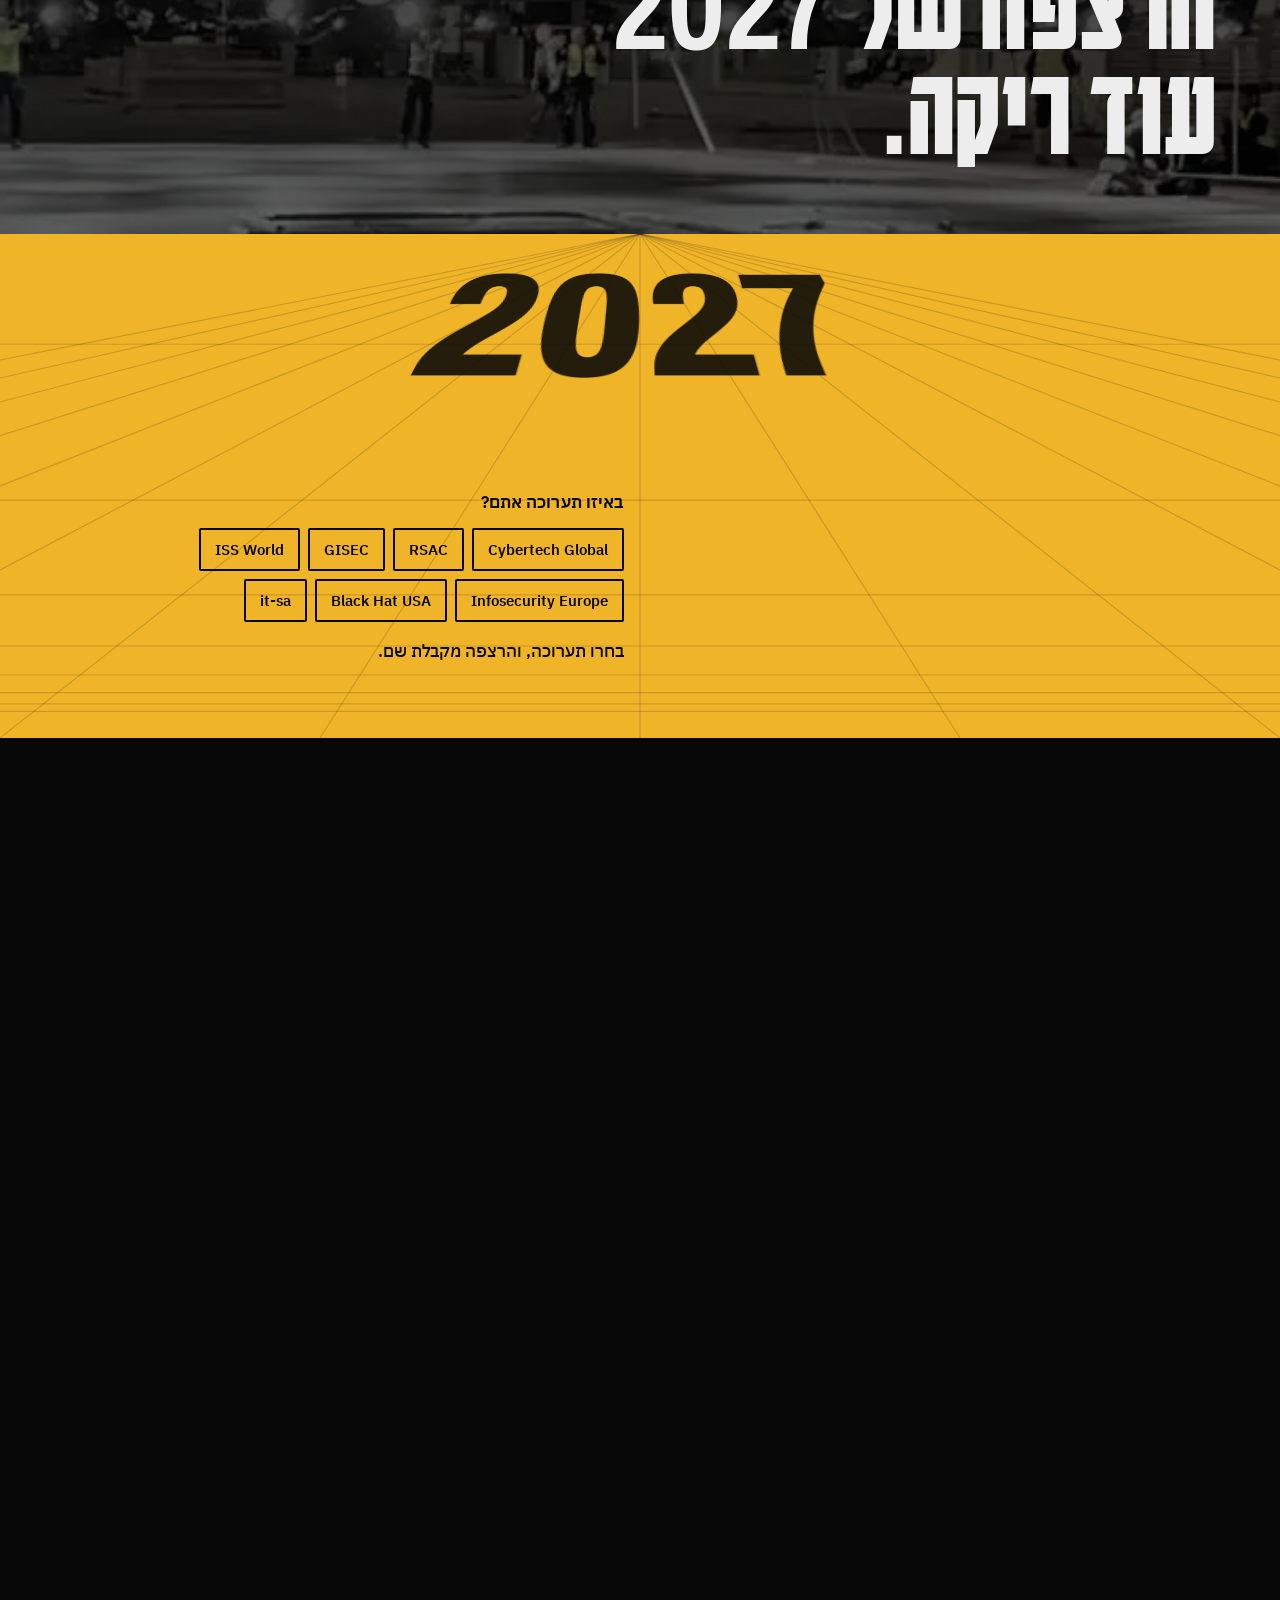
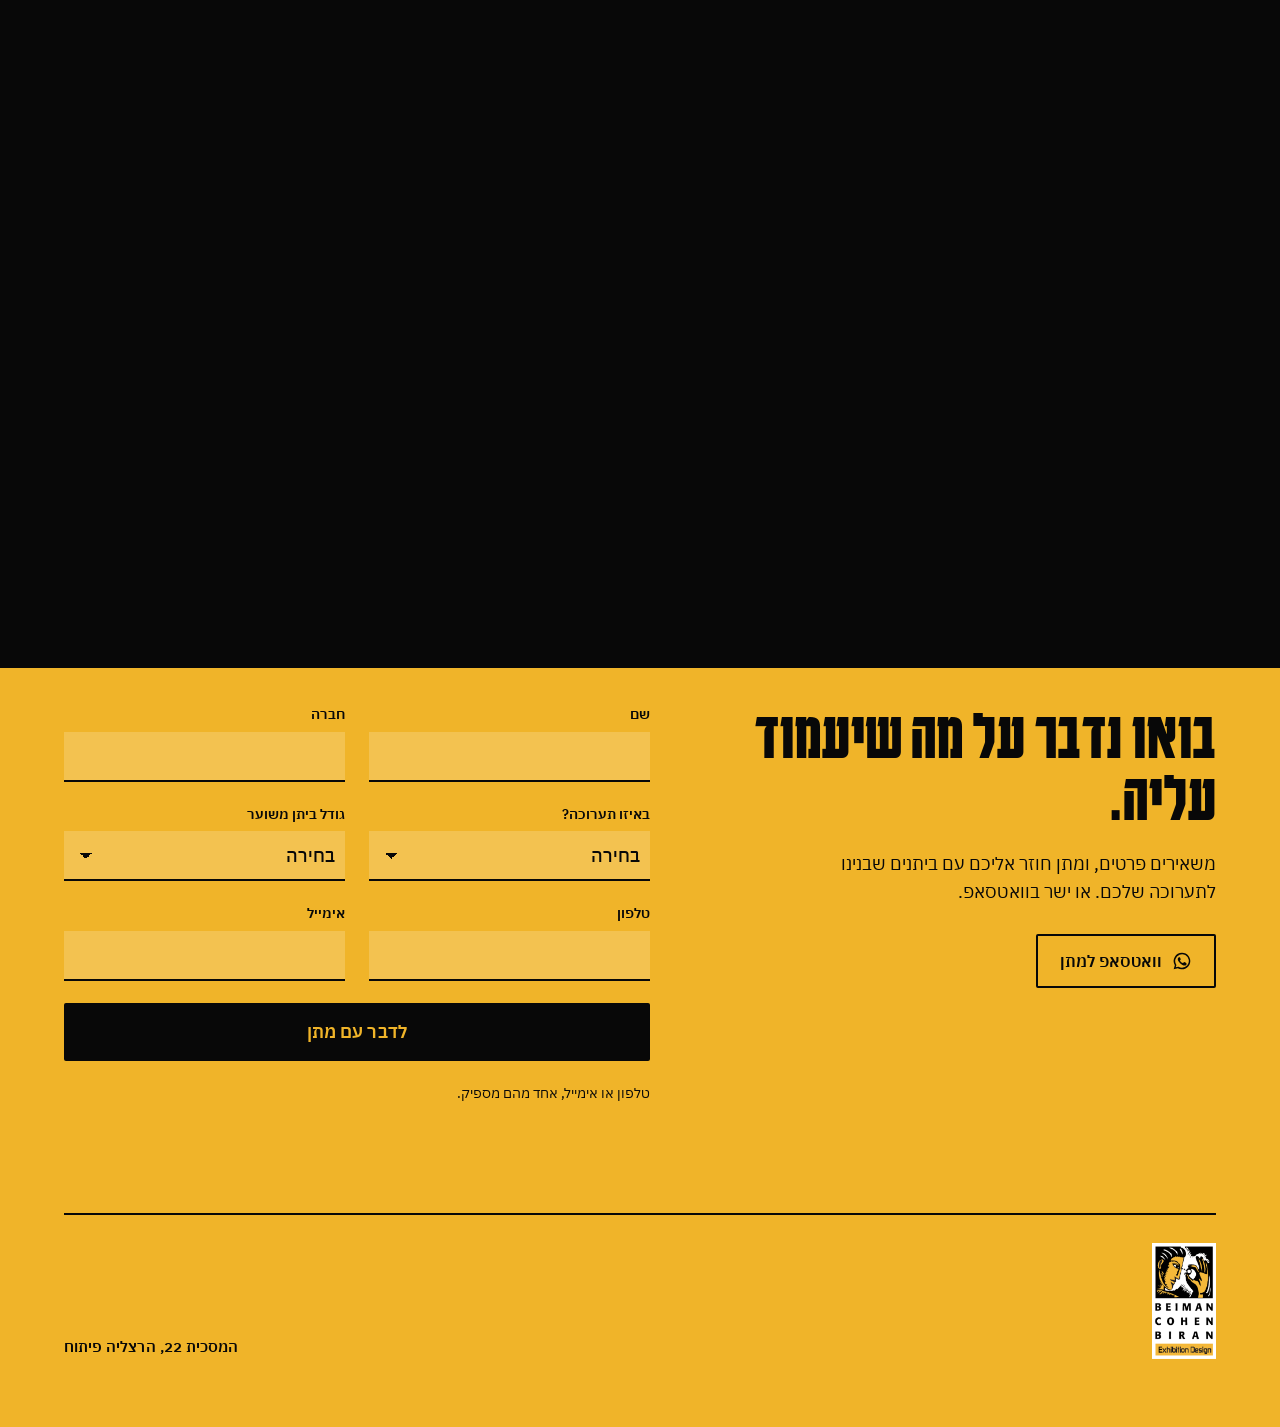
<file: v2-build/index.html>
<!doctype html>
<html lang="he" dir="rtl">
<head>
<meta charset="utf-8">
<meta name="viewport" content="width=device-width, initial-scale=1, viewport-fit=cover">
<meta name="robots" content="noindex, nofollow">
<title>BCB, מרצפה ריקה לביתן</title>
<meta name="description" content="Beiman Cohen Biran: תכנון והקמה של ביתנים לחברות סייבר בתערוכות בחו״ל.">
<link rel="preconnect" href="https://fonts.googleapis.com">
<link rel="preconnect" href="https://fonts.gstatic.com" crossorigin>
<link href="https://fonts.googleapis.com/css2?family=Archivo:wdth,wght@62..125,400..800&family=IBM+Plex+Sans+Hebrew:wght@400;500;600&family=Karantina:wght@400;700&display=swap" rel="stylesheet">
<link rel="preload" as="image" href="assets/plate-d.webp" media="(min-aspect-ratio: 1/1)">
<link rel="preload" as="image" href="assets/plate-m.webp" media="(max-aspect-ratio: 1/1)">
<link rel="stylesheet" href="site.css">
</head>
<body>

<a class="skip" href="#offer"><span class="he">דילוג לטופס</span><span class="en">Skip to the form</span></a>

<header class="bar">
  <a class="brand" href="#top" aria-label="Beiman Cohen Biran">
    <img src="assets/mark.png" alt="" width="40" height="36">
    <span class="wm">BEIMAN<br>COHEN<br>BIRAN</span>
  </a>
  <div class="bar-end">
    <div class="lang-toggle" role="group" aria-label="Language">
      <button type="button" data-lang="he" aria-pressed="true"><span>עב</span></button>
      <button type="button" data-lang="en" aria-pressed="false"><span>EN</span></button>
    </div>
    <a class="btn btn-bar" href="#offer"><span class="he">לדבר עם מתן</span><span class="en">Talk to Matan</span></a>
  </div>
</header>

<!-- Film bar: what you are watching + where you are in the build. Exists only while the film plays. -->
<div class="filmbar" id="filmbar" aria-hidden="true">
  <p class="fb-label"><span class="he"><b><bdi dir="ltr">Aristocrat · ICE</bdi> לונדון 2025</b> · הקמה אמיתית</span><span class="en"><b>Aristocrat · ICE London 2025</b> · a real build</span></p>
  <ol class="phases">
    <li data-ph="0"><span class="he">ריק</span><span class="en">Empty</span></li>
    <li data-ph="1"><span class="he">רצפה</span><span class="en">Floor</span></li>
    <li data-ph="2"><span class="he">מותג</span><span class="en">Brand</span></li>
    <li data-ph="3"><span class="he">מבנה</span><span class="en">Structure</span></li>
    <li data-ph="4"><span class="he">אור</span><span class="en">Light</span></li>
    <li data-ph="5"><span class="he">קהל</span><span class="en">Crowd</span></li>
    <i class="ph-fill"></i>
  </ol>
</div>

<main id="top">

<!-- ============ ACT 1-3: hero, the build, the wall (one pinned stage) ============ -->
<section class="run" id="run" aria-label="איך ביתן עולה">
  <div class="stage" id="stage">
    <canvas id="film" aria-hidden="true"></canvas>

    <div class="hero-planes" id="planes" aria-hidden="true">
      <picture class="pl pl-back"><source media="(max-aspect-ratio: 1/1)" srcset="assets/plate-m.webp"><img src="assets/plate-d.webp" alt=""></picture>
      <div class="pl pl-haze"></div>
      <picture class="pl pl-floor"><source media="(max-aspect-ratio: 1/1)" srcset="assets/plate-m.webp"><img src="assets/plate-d.webp" alt=""></picture>
      <div class="pl pl-shade"></div>
      <div class="pl pl-ghost"><img src="assets/after-d.webp" alt=""></div>
    </div>
    <p class="ghost-cap" id="ghostCap"><span class="he"><b>אחרי:</b> אותה רצפה, ביום הפתיחה.</span><span class="en"><b>After:</b> the same floor, on opening day.</span></p>

    <div class="hero-copy" id="heroCopy">
      <h1>
        <span class="he">מתכננים ובונים ביתנים לחברות סייבר בתערוכות בחו״ל.</span>
        <span class="en">We design and build exhibition booths for cyber companies at shows abroad.</span>
      </h1>
      <p class="sub"><span class="he">מרצפה ריקה לביתן מלא.</span><span class="en">From bare concrete to a full booth.</span></p>
    </div>

    <p class="lede" id="heroTape">
      <span class="he">Beiman Cohen Biran, הרצליה. מהקונספט ועד ההקמה באולם.</span>
      <span class="en">Beiman Cohen Biran, Herzliya. From the concept to the build on the hall floor.</span>
    </p>

    <p class="invite" id="invite"><span class="he">גללו ותראו ביתן שלנו עולה, מהבוקר הראשון באולם.</span><span class="en">Scroll and watch one of our booths go up, from the first morning in the hall.</span></p>

    <div class="chapters" aria-live="off">
      <div class="chap c-floor" data-a="4" data-b="30">
        <p class="big"><span class="he">קודם הרצפה.</span><span class="en">First, the floor.</span></p>
        <p class="small"><span class="he">מסגרת מוגבהת, שטיח, וכל מה שאף מבקר לא יראה.</span><span class="en">A raised frame, carpet, and everything no visitor will ever see.</span></p>
      </div>
      <div class="chap c-brand" data-a="30" data-b="45">
        <p class="big"><span class="he">אחר כך המותג.</span><span class="en">Then the brand.</span></p>
        <p class="small"><span class="he">בגובה שרואים מקצה האולם.</span><span class="en">At a height you can read from the end of the hall.</span></p>
      </div>
      <div class="chap c-struct" data-a="45" data-b="72">
        <p class="big"><span class="he">קירות, נגרות, גרפיקה.</span><span class="en">Walls, joinery, graphics.</span></p>
        <p class="small"><span class="he">נבנים במקום, ביד, על ידי הצוות שתכנן אותם.</span><span class="en">Built on the spot, by hand, by the team that designed them.</span></p>
      </div>
      <div class="chap c-light" data-a="72" data-b="98">
        <p class="big"><span class="he">ואז מדליקים את האור.</span><span class="en">Then the lights come on.</span></p>
      </div>
      <div class="chap c-crowd" data-a="98" data-b="118">
        <p class="big"><span class="he">ובבוקר הראשון, הקהל נכנס.</span><span class="en">And on opening morning, the crowd walks in.</span></p>
      </div>
    </div>

    <!-- the before/after beat, between the film and the pull-back -->
    <div class="ba" id="ba" role="group" aria-label="לפני ואחרי">
      <figure class="ba-before"><picture><source media="(max-aspect-ratio: 1/1)" srcset="assets/plate-m.webp"><img src="assets/plate-d.webp" alt="" loading="lazy"></picture>
        <figcaption><b><span class="he">לפני</span><span class="en">Before</span></b><span class="he">הבוקר הראשון באולם. רצפת בטון ריקה.</span><span class="en">The first morning in the hall. Bare concrete.</span></figcaption></figure>
      <figure class="ba-after"><picture><source media="(max-aspect-ratio: 1/1)" srcset="assets/after-m.webp"><img src="assets/after-d.webp" alt="" loading="lazy"></picture>
        <figcaption><b><span class="he">אחרי</span><span class="en">After</span></b><span class="he">אותו מקום, ביום הפתיחה.</span><span class="en">The same spot, on opening day.</span></figcaption></figure>
    </div>

    <!-- ACT 3: the wall. The film lands in the centre cell. -->
    <div class="wall-copy wc-top" id="wallTop">
      <h2><span class="he"><span class="pre">זה היה ביתן גיימינג.</span>ככה זה נראה כשהלקוח הוא חברת סייבר:</span><span class="en"><span class="pre">That was a gaming booth.</span>This is what it looks like when the client is a cyber company:</span></h2>
    </div>
    <div class="wall" id="wall" role="list" aria-label="ביתני סייבר"></div>
    <div class="wall-copy wc-bot" id="wallBot">
      <p class="clients"><span>Zero Networks</span><span>OX Security</span><span>Novee</span><span>Astelia</span><span>Pentera</span><span>Sepio</span><span>Cognyte</span></p>
    </div>
  </div>
</section>

<!-- Reduced-motion version of the build: six stills, no pinning -->
<section class="rm-build" aria-label="איך ביתן עולה">
  <ol>
    <li><img src="assets/seq/d/f000.webp" alt="" loading="lazy"><p><span class="he">רצפה ריקה.</span><span class="en">An empty floor.</span></p></li>
    <li><img src="assets/seq/d/f014.webp" alt="" loading="lazy"><p><span class="he">קודם הרצפה.</span><span class="en">First, the floor.</span></p></li>
    <li><img src="assets/seq/d/f036.webp" alt="" loading="lazy"><p><span class="he">אחר כך המותג.</span><span class="en">Then the brand.</span></p></li>
    <li><img src="assets/seq/d/f060.webp" alt="" loading="lazy"><p><span class="he">קירות, נגרות, גרפיקה.</span><span class="en">Walls, joinery, graphics.</span></p></li>
    <li><img src="assets/seq/d/f076.webp" alt="" loading="lazy"><p><span class="he">ואז מדליקים את האור.</span><span class="en">Then the lights come on.</span></p></li>
    <li><img src="assets/seq/d/f106.webp" alt="" loading="lazy"><p><span class="he">ובבוקר הראשון, הקהל נכנס.</span><span class="en">And on opening morning, the crowd walks in.</span></p></li>
  </ol>
</section>

<!-- ============ ACT 4: four booths up close ============ -->
<section class="spreads" aria-label="ביתנים">

  <article class="spread" data-sp>
    <figure class="sp-m" data-depth="-0.25"><picture><source media="(max-width: 760px)" srcset="assets/cyber/black-hat-lv-2025-zero-3-s.webp"><img src="assets/cyber/black-hat-lv-2025-zero-3.webp" alt="Zero Networks booth, Black Hat 2025: glowing spheres over a dome" loading="lazy"></picture></figure>
    <figure class="sp-a" data-depth="0.5"><picture><source media="(max-width: 760px)" srcset="assets/cyber/black-hat-lv-2025-zero-2-s.webp"><img src="assets/cyber/black-hat-lv-2025-zero-2.webp" alt="" loading="lazy"></picture></figure>
    <figure class="sp-b" data-depth="1"><picture><source media="(max-width: 760px)" srcset="assets/cyber/black-hat-lv-2025-zero-6-s.webp"><img src="assets/cyber/black-hat-lv-2025-zero-6.webp" alt="" loading="lazy"></picture></figure>
    <div class="sp-label">
      <h3>Zero Networks</h3>
      <p class="where"><span class="he">Black Hat USA, לאס וגאס, 2025</span><span class="en">Black Hat USA, Las Vegas, 2025</span></p>
      <p class="see"><span class="he">כדורים זוהרים תלויים מעל כיפה פתוחה.</span><span class="en">Glowing spheres hung over an open dome.</span></p>
      <button type="button" class="more" data-lb="zero"><span class="he">כל 7 התמונות</span><span class="en">All 7 photos</span></button>
    </div>
  </article>

  <article class="spread flip" data-sp>
    <figure class="sp-m" data-depth="-0.25"><picture><source media="(max-width: 760px)" srcset="assets/cyber/black-hat-2026-novee-3-s.webp"><img src="assets/cyber/black-hat-2026-novee-3.webp" alt="Novee booth, Black Hat 2026: a violet neon gym" loading="lazy"></picture></figure>
    <figure class="sp-a" data-depth="0.5"><picture><source media="(max-width: 760px)" srcset="assets/cyber/black-hat-2026-novee-6-s.webp"><img src="assets/cyber/black-hat-2026-novee-6.webp" alt="" loading="lazy"></picture></figure>
    <figure class="sp-b" data-depth="1"><picture><source media="(max-width: 760px)" srcset="assets/cyber/black-hat-2026-novee-4-s.webp"><img src="assets/cyber/black-hat-2026-novee-4.webp" alt="" loading="lazy"></picture></figure>
    <div class="sp-label">
      <h3>Novee</h3>
      <p class="where"><span class="he">Black Hat USA, לאס וגאס, 2026</span><span class="en">Black Hat USA, Las Vegas, 2026</span></p>
      <p class="see"><span class="he">חדר כושר בניאון סגול, עם שלט OPEN 24/7.</span><span class="en">A gym in violet neon, with an OPEN 24/7 sign.</span></p>
      <button type="button" class="more" data-lb="novee"><span class="he">כל 8 התמונות</span><span class="en">All 8 photos</span></button>
    </div>
  </article>

  <article class="spread" data-sp>
    <figure class="sp-m" data-depth="-0.25"><picture><source media="(max-width: 760px)" srcset="assets/cyber/black-hat-2026-astelia-2-s.webp"><img src="assets/cyber/black-hat-2026-astelia-2.webp" alt="Astelia booth, Black Hat 2026: a living jungle" loading="lazy"></picture></figure>
    <figure class="sp-a" data-depth="0.5"><picture><source media="(max-width: 760px)" srcset="assets/cyber/black-hat-2026-astelia-4-s.webp"><img src="assets/cyber/black-hat-2026-astelia-4.webp" alt="" loading="lazy"></picture></figure>
    <figure class="sp-b" data-depth="1"><picture><source media="(max-width: 760px)" srcset="assets/cyber/black-hat-2026-astelia-1-s.webp"><img src="assets/cyber/black-hat-2026-astelia-1.webp" alt="" loading="lazy"></picture></figure>
    <div class="sp-label">
      <h3>Astelia</h3>
      <p class="where"><span class="he">Black Hat USA, לאס וגאס, 2026</span><span class="en">Black Hat USA, Las Vegas, 2026</span></p>
      <p class="see"><span class="he">ג׳ונגל חי, וגזעי עצים במקום כיסאות.</span><span class="en">A living jungle, with tree stumps for seats.</span></p>
      <button type="button" class="more" data-lb="astelia"><span class="he">כל 5 התמונות</span><span class="en">All 5 photos</span></button>
    </div>
  </article>

  <article class="spread flip" data-sp>
    <figure class="sp-m" data-depth="-0.25"><picture><source media="(max-width: 760px)" srcset="assets/cyber/rsa-2026-ox-6-s.webp"><img src="assets/cyber/rsa-2026-ox-6.webp" alt="OX Security booth, RSAC 2026: the OX BOX" loading="lazy"></picture></figure>
    <figure class="sp-a" data-depth="0.5"><picture><source media="(max-width: 760px)" srcset="assets/cyber/rsa-2026-ox-4-s.webp"><img src="assets/cyber/rsa-2026-ox-4.webp" alt="" loading="lazy"></picture></figure>
    <figure class="sp-b" data-depth="1"><picture><source media="(max-width: 760px)" srcset="assets/cyber/rsa-2026-ox-1-s.webp"><img src="assets/cyber/rsa-2026-ox-1.webp" alt="" loading="lazy"></picture></figure>
    <div class="sp-label">
      <h3>OX Security</h3>
      <p class="where"><span class="he">RSAC, סן פרנסיסקו, 2026</span><span class="en">RSAC, San Francisco, 2026</span></p>
      <p class="see"><span class="he">OX BOX: קופסה סגולה עם קיר של מדפים.</span><span class="en">The OX BOX: a violet box with a wall of shelves.</span></p>
      <button type="button" class="more" data-lb="ox"><span class="he">כל 8 התמונות</span><span class="en">All 8 photos</span></button>
    </div>
  </article>
</section>

<!-- ============ ACT 5: the rest, one wipe each ============ -->
<section class="rest" aria-labelledby="restH">
  <h2 id="restH"><span class="he">ועוד חמישה, מתל אביב ועד דובאי.</span><span class="en">Five more, from Tel Aviv to Dubai.</span></h2>
  <ul class="plates">
    <li><button type="button" class="plate" data-lb="pentera-ct"><img src="assets/cyber/cybertech-2023-pentera-1-s.webp" alt="" loading="lazy">
      <span class="pl-l"><b>Pentera</b><i><span class="he">Cybertech, תל אביב, 2023</span><span class="en">Cybertech, Tel Aviv, 2023</span></i><em><span class="he">כלוב זכוכית וזהב, ומשחק במרכז.</span><span class="en">A glass and gold cage with a game inside.</span></em></span></button></li>
    <li><button type="button" class="plate" data-lb="pentera-gices"><img src="assets/cyber/gices-2023-dubai-pentera-3-s.webp" alt="" loading="lazy">
      <span class="pl-l"><b>Pentera</b><i><span class="he">GISEC, דובאי, 2023</span><span class="en">GISEC, Dubai, 2023</span></i><em><span class="he">דפנות זהב בדוגמה על כחול עמוק.</span><span class="en">Patterned gold panels on deep blue.</span></em></span></button></li>
    <li><button type="button" class="plate" data-lb="sepio-info"><img src="assets/cyber/infosec-2025-sepio-2-s.webp" alt="" loading="lazy">
      <span class="pl-l"><b>Sepio</b><i><span class="he">Infosecurity Europe, לונדון, 2025</span><span class="en">Infosecurity Europe, London, 2025</span></i><em><span class="he">לבן, עץ ונקודות אור.</span><span class="en">White, timber and point lights.</span></em></span></button></li>
    <li><button type="button" class="plate" data-lb="sepio-rsa"><img src="assets/cyber/rsa-2024-sepio-2-s.webp" alt="" loading="lazy">
      <span class="pl-l"><b>Sepio</b><i><span class="he">RSAC, סן פרנסיסקו, 2024</span><span class="en">RSAC, San Francisco, 2024</span></i><em><span class="he">טבעת אור על קיר לבן.</span><span class="en">A ring of light on a white wall.</span></em></span></button></li>
    <li><button type="button" class="plate" data-lb="cognyte"><img src="assets/cyber/iss-dubai-2024-cognyte-1-s.webp" alt="" loading="lazy">
      <span class="pl-l"><b>Cognyte</b><i><span class="he">ISS World, דובאי, 2024</span><span class="en">ISS World, Dubai, 2024</span></i><em><span class="he">לבן וכחול, קווים נקיים.</span><span class="en">White and blue, clean lines.</span></em></span></button></li>
  </ul>
</section>

<!-- ============ ACT 6: quiet ============ -->
<section class="quiet">
  <p class="q1"><span class="he">מי שמתכנן את הביתן, גם מקים אותו.</span><span class="en">The people who design the booth also build it.</span></p>
  <p class="q2"><span class="he">Aizik Beiman מתכנן. הצוות של Beiman Cohen Biran, עם השותפים Ilan Biran ו-Noam Cohen, מקים באולם. השיחה הראשונה היא עם מתן, על התערוכה שלכם.</span>
  <span class="en">Aizik Beiman designs. The Beiman Cohen Biran team, with partners Ilan Biran and Noam Cohen, builds it in the hall. The first conversation is with Matan, about your show.</span></p>
</section>

<!-- ============ ACT 7: the peak. The empty floor returns, and it is theirs. ============ -->
<section class="offer-run" id="offer" aria-labelledby="offerH">
  <div class="o-stage" id="oStage">
    <picture class="o-plate"><source media="(max-aspect-ratio: 1/1)" srcset="assets/plate-m.webp"><img src="assets/plate-d.webp" alt="" loading="lazy"></picture>
    <div class="o-shade"></div>
    <div class="o-floor" id="oFloor"><svg viewBox="0 0 100 56" preserveAspectRatio="none" aria-hidden="true"><g stroke="#080808" stroke-opacity=".16" stroke-width="1.2" vector-effect="non-scaling-stroke" fill="none"><line x1="50" y1="0" x2="-150" y2="56" vector-effect="non-scaling-stroke"/><line x1="50" y1="0" x2="-125" y2="56" vector-effect="non-scaling-stroke"/><line x1="50" y1="0" x2="-100" y2="56" vector-effect="non-scaling-stroke"/><line x1="50" y1="0" x2="-75" y2="56" vector-effect="non-scaling-stroke"/><line x1="50" y1="0" x2="-50" y2="56" vector-effect="non-scaling-stroke"/><line x1="50" y1="0" x2="-25" y2="56" vector-effect="non-scaling-stroke"/><line x1="50" y1="0" x2="0" y2="56" vector-effect="non-scaling-stroke"/><line x1="50" y1="0" x2="25" y2="56" vector-effect="non-scaling-stroke"/><line x1="50" y1="0" x2="50" y2="56" vector-effect="non-scaling-stroke"/><line x1="50" y1="0" x2="75" y2="56" vector-effect="non-scaling-stroke"/><line x1="50" y1="0" x2="100" y2="56" vector-effect="non-scaling-stroke"/><line x1="50" y1="0" x2="125" y2="56" vector-effect="non-scaling-stroke"/><line x1="50" y1="0" x2="150" y2="56" vector-effect="non-scaling-stroke"/><line x1="50" y1="0" x2="175" y2="56" vector-effect="non-scaling-stroke"/><line x1="50" y1="0" x2="200" y2="56" vector-effect="non-scaling-stroke"/><line x1="50" y1="0" x2="225" y2="56" vector-effect="non-scaling-stroke"/><line x1="50" y1="0" x2="250" y2="56" vector-effect="non-scaling-stroke"/><line x1="-60" y1="12.25" x2="160" y2="12.25" vector-effect="non-scaling-stroke"/><line x1="-60" y1="29.58" x2="160" y2="29.58" vector-effect="non-scaling-stroke"/><line x1="-60" y1="40.09" x2="160" y2="40.09" vector-effect="non-scaling-stroke"/><line x1="-60" y1="45.78" x2="160" y2="45.78" vector-effect="non-scaling-stroke"/><line x1="-60" y1="49.00" x2="160" y2="49.00" vector-effect="non-scaling-stroke"/><line x1="-60" y1="50.95" x2="160" y2="50.95" vector-effect="non-scaling-stroke"/><line x1="-60" y1="52.20" x2="160" y2="52.20" vector-effect="non-scaling-stroke"/><line x1="-60" y1="53.04" x2="160" y2="53.04" vector-effect="non-scaling-stroke"/></g></svg><div class="o-mark" id="oMark" aria-hidden="true">2027</div></div>
    <div class="o-head" id="oHead">
      <h2 id="offerH"><span class="he"><span class="l1">הרצפה של 2027</span><span class="l2">עוד ריקה.</span></span><span class="en"><span class="l1">The 2027 floor</span><span class="l2">is still empty.</span></span></h2>
    </div>
    <div class="o-pick" id="oPick">
      <p class="o-q"><span class="he">באיזו תערוכה אתם?</span><span class="en">Which show are you at?</span></p>
      <div class="chips" id="chips" role="radiogroup" aria-label="Show"></div>
      <p class="o-line" id="oLine" aria-live="polite"></p>
    </div>
  </div>
</section>

<section class="form-sec" aria-label="טופס">
  <div class="form-wrap">
    <div class="form-intro">
      <p class="fi-big"><span class="he">בואו נדבר על מה שיעמוד עליה.</span><span class="en">Let's talk about what stands on it.</span></p>
      <p class="fi-sm"><span class="he">משאירים פרטים, ומתן חוזר אליכם עם ביתנים שבנינו לתערוכה שלכם. או ישר בוואטסאפ.</span><span class="en">Leave your details and Matan comes back with booths we built for your show. Or go straight to WhatsApp.</span></p>
      <button type="button" class="btn btn-wa" data-wa="" id="waBtn"><svg viewBox="0 0 24 24" width="20" height="20" aria-hidden="true"><path fill="currentColor" d="M12 2a10 10 0 0 0-8.6 15.1L2 22l5-1.3A10 10 0 1 0 12 2Zm0 18.2a8.2 8.2 0 0 1-4.2-1.2l-.3-.2-3 .8.8-2.9-.2-.3A8.2 8.2 0 1 1 12 20.2Zm4.5-6.1c-.2-.1-1.5-.7-1.7-.8-.2-.1-.4-.1-.6.1l-.8 1c-.1.2-.3.2-.5.1a6.7 6.7 0 0 1-3.3-2.9c-.3-.4.3-.4.8-1.4.1-.2 0-.3 0-.5l-.8-1.8c-.2-.5-.4-.4-.6-.4h-.5a1 1 0 0 0-.7.3 3 3 0 0 0-.9 2.2 5.2 5.2 0 0 0 1.1 2.7 11.8 11.8 0 0 0 4.5 4c1.7.7 2.3.8 3.2.6.5-.1 1.5-.6 1.7-1.2.2-.6.2-1.1.1-1.2l-.5-.3Z"/></svg><span class="he">וואטסאפ למתן</span><span class="en">WhatsApp Matan</span></button>
    </div>
    <form class="lead-form" id="leadForm" novalidate>
      <label><span class="he">שם</span><span class="en">Name</span><input name="name" required autocomplete="name"></label>
      <label><span class="he">חברה</span><span class="en">Company</span><input name="company" required autocomplete="organization"></label>
      <label><span class="he">באיזו תערוכה?</span><span class="en">Which show?</span>
        <select name="show" id="showSel" required><option value="" data-t="pick">בחירה</option></select></label>
      <label><span class="he">גודל ביתן משוער</span><span class="en">Approx. booth size</span>
        <select name="size" required><option value="" data-t="pick">בחירה</option><option>עד 20 מ״ר / up to 20 m²</option><option>20-50 מ״ר / 20-50 m²</option><option>50-100 מ״ר / 50-100 m²</option><option>100+ מ״ר / 100+ m²</option><option data-t="unknown">עוד לא יודעים</option></select></label>
      <label><span class="he">טלפון</span><span class="en">Phone</span><input name="phone" type="tel" autocomplete="tel" inputmode="tel" dir="ltr"></label>
      <label><span class="he">אימייל</span><span class="en">Email</span><input name="email" type="email" autocomplete="email" dir="ltr"></label>
      <button class="btn btn-send" type="submit"><span class="he">לדבר עם מתן</span><span class="en">Talk to Matan</span></button>
      <small class="hint"><span class="he">טלפון או אימייל, אחד מהם מספיק.</span><span class="en">Phone or email, one is enough.</span></small>
      <div class="thanks" tabindex="-1"><b><span class="he">נשלח למתן.</span><span class="en">Sent to Matan.</span></b><span class="he">הוא יחזור אליכם עם ביתנים שמתאימים לתערוכה שלכם.</span><span class="en">He will get back to you with booths that fit your show.</span></div>
    </form>
  </div>
  <footer class="foot">
    <img src="assets/logo.png" alt="Beiman Cohen Biran, Exhibition Design" width="88" height="159" loading="lazy">
    <p><span class="he">המסכית 22, הרצליה פיתוח</span><span class="en">22 Maskit St, Herzliya Pituach, Israel</span></p>
  </footer>
</section>

</main>

<div class="draft" role="note"><span class="he">טיוטה פנימית לשיחה עם BCB. שמות הלקוחות ממתינים לאישור, הטופס לא שולח.</span><span class="en">Internal draft for a conversation with BCB. Client names pending approval, the form does not send.</span></div>

<dialog class="lb" id="lb" aria-labelledby="lbTitle">
  <div class="lb-bar"><strong id="lbTitle"></strong><span id="lbCount"></span><button type="button" id="lbClose" aria-label="Close">×</button></div>
  <div class="lb-stage"><img id="lbImg" alt=""></div>
  <div class="lb-nav"><button type="button" id="lbPrev" aria-label="Previous">‹</button><button type="button" id="lbNext" aria-label="Next">›</button></div>
</dialog>

<script src="core.js"></script>
<script src="site.js"></script>
</body>
</html>
</file>
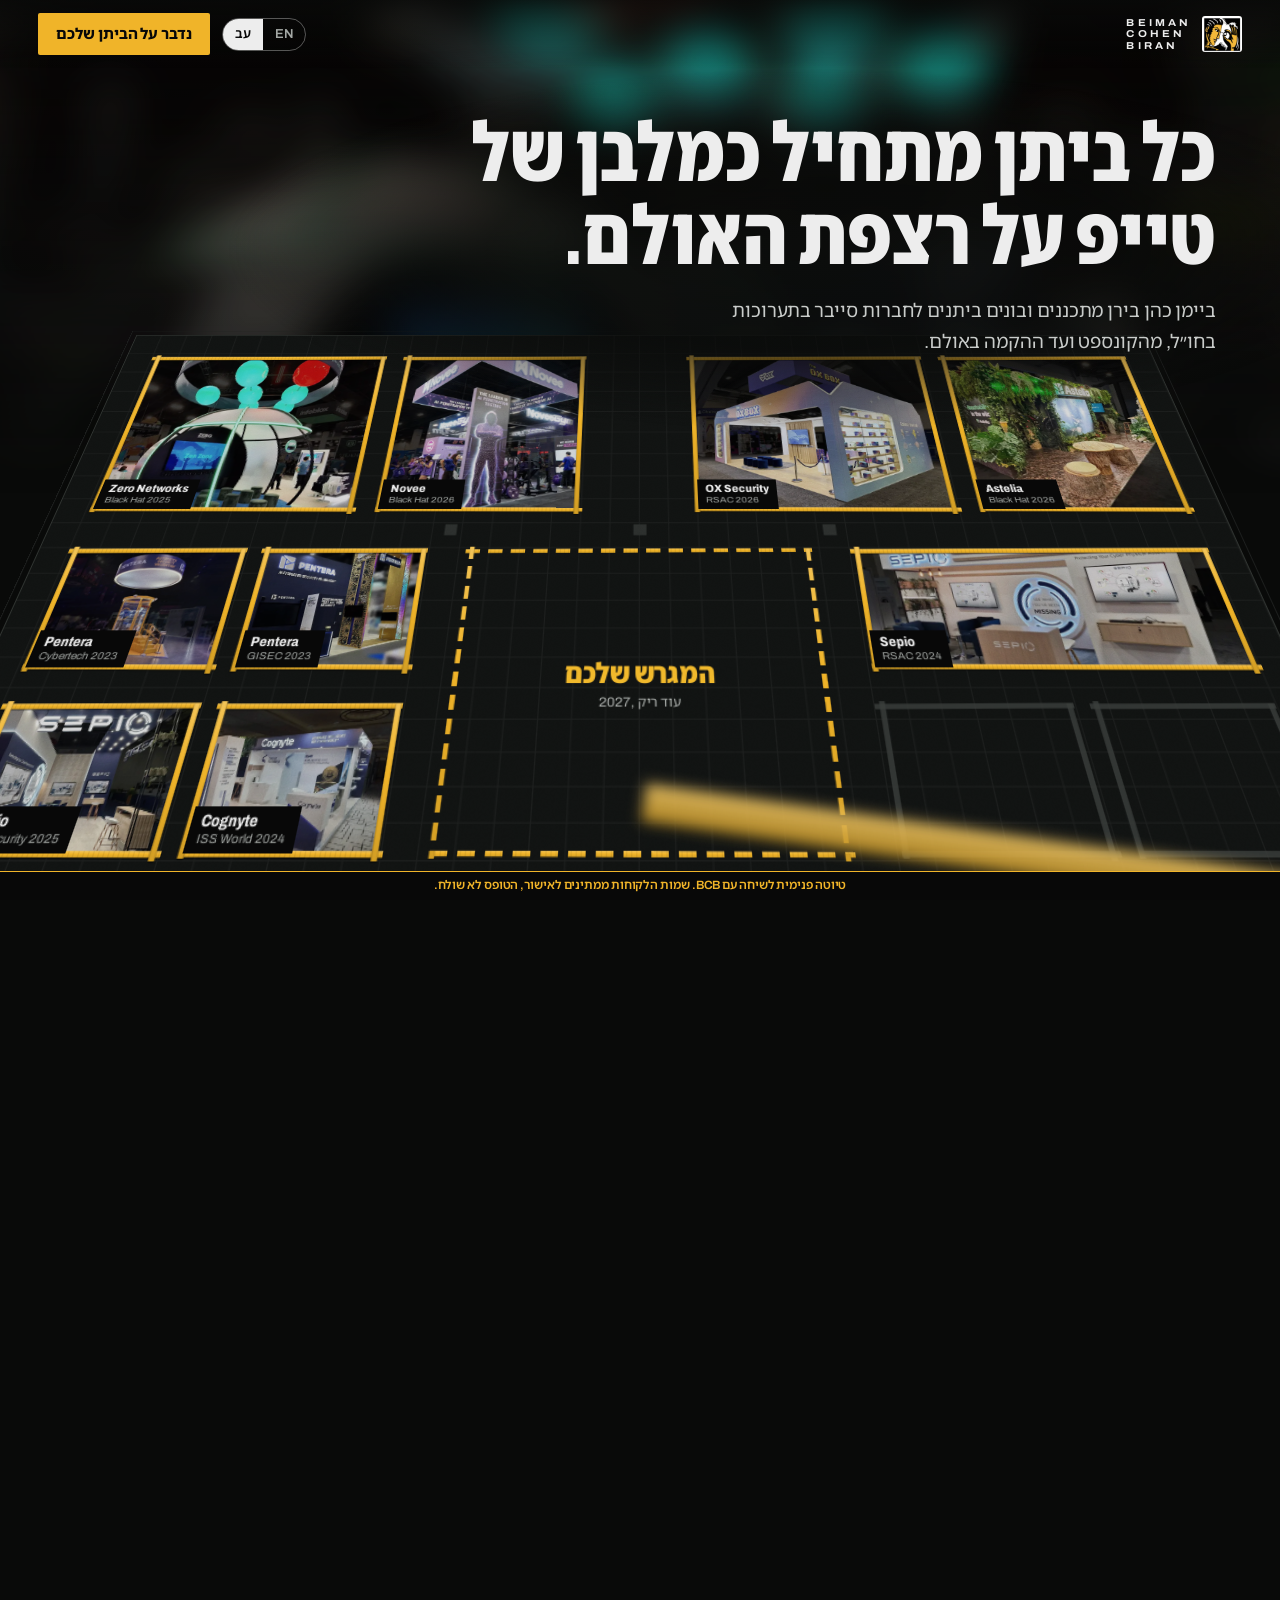
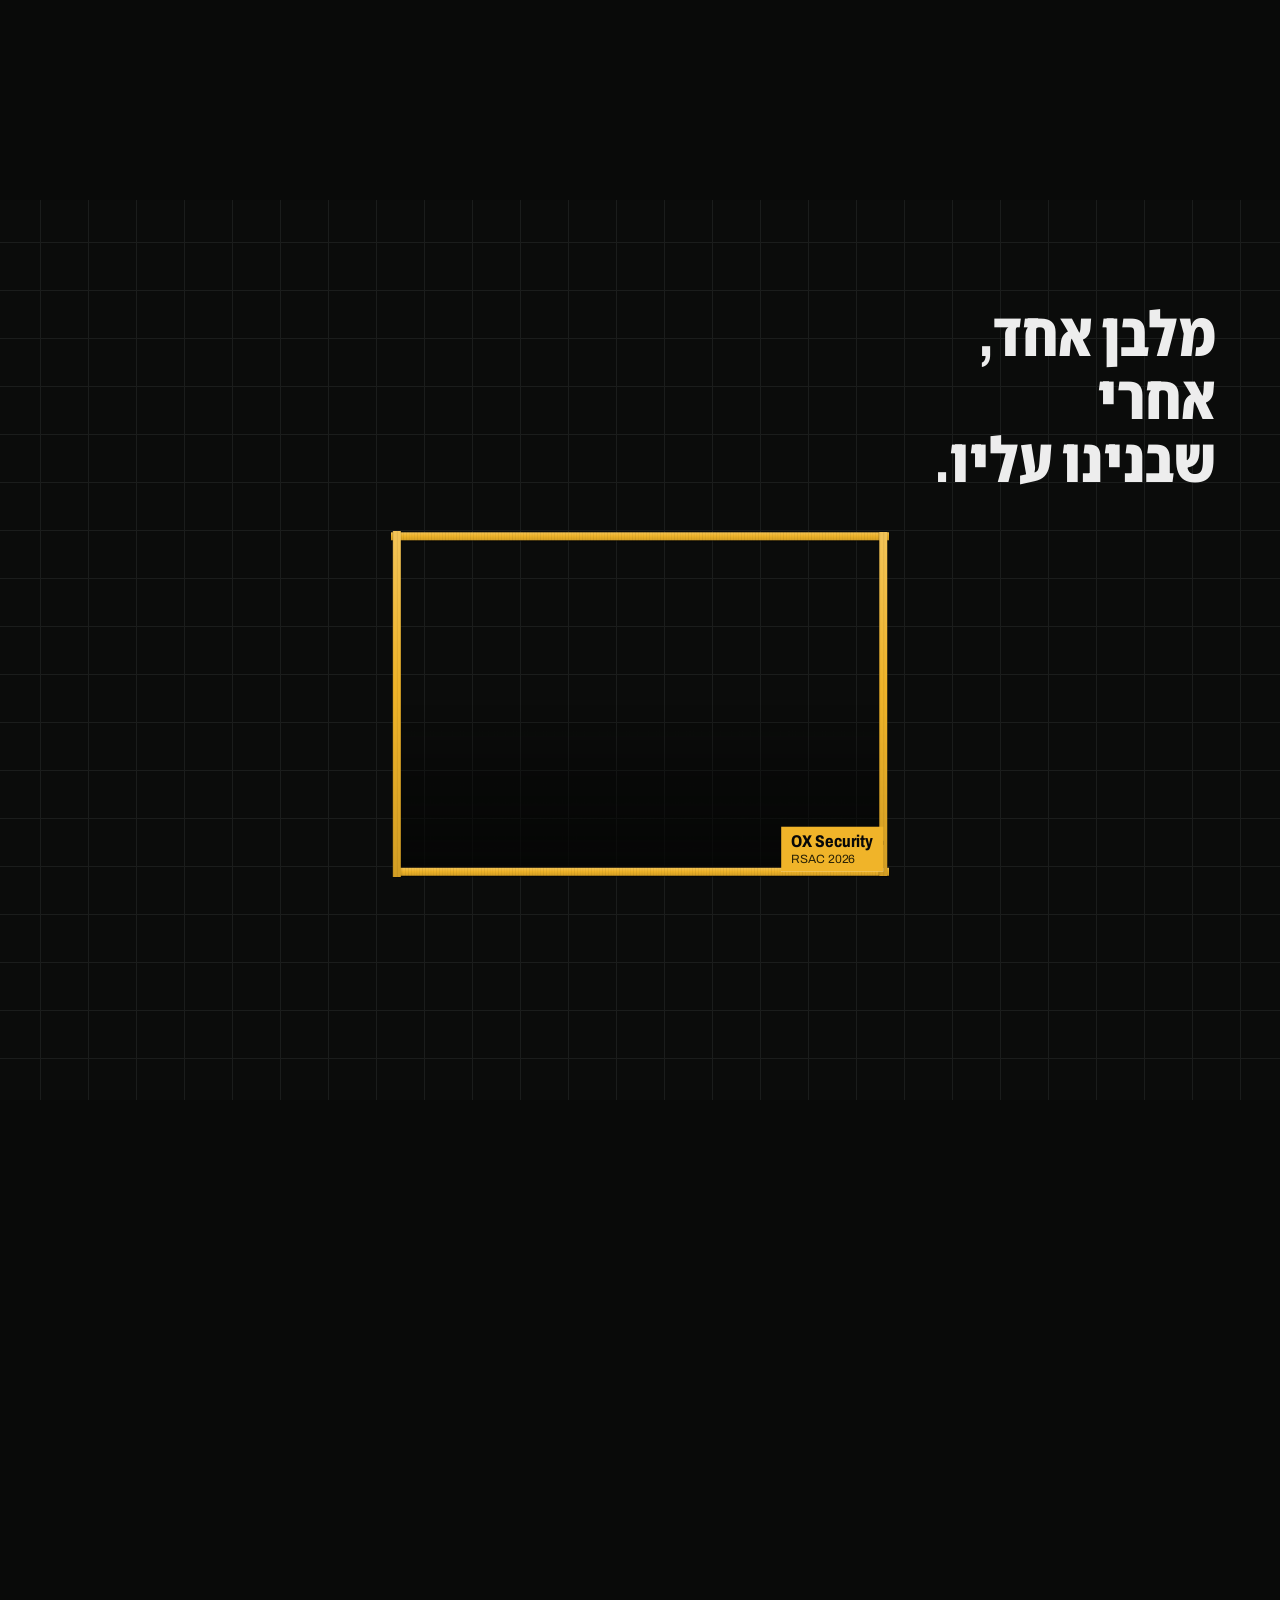
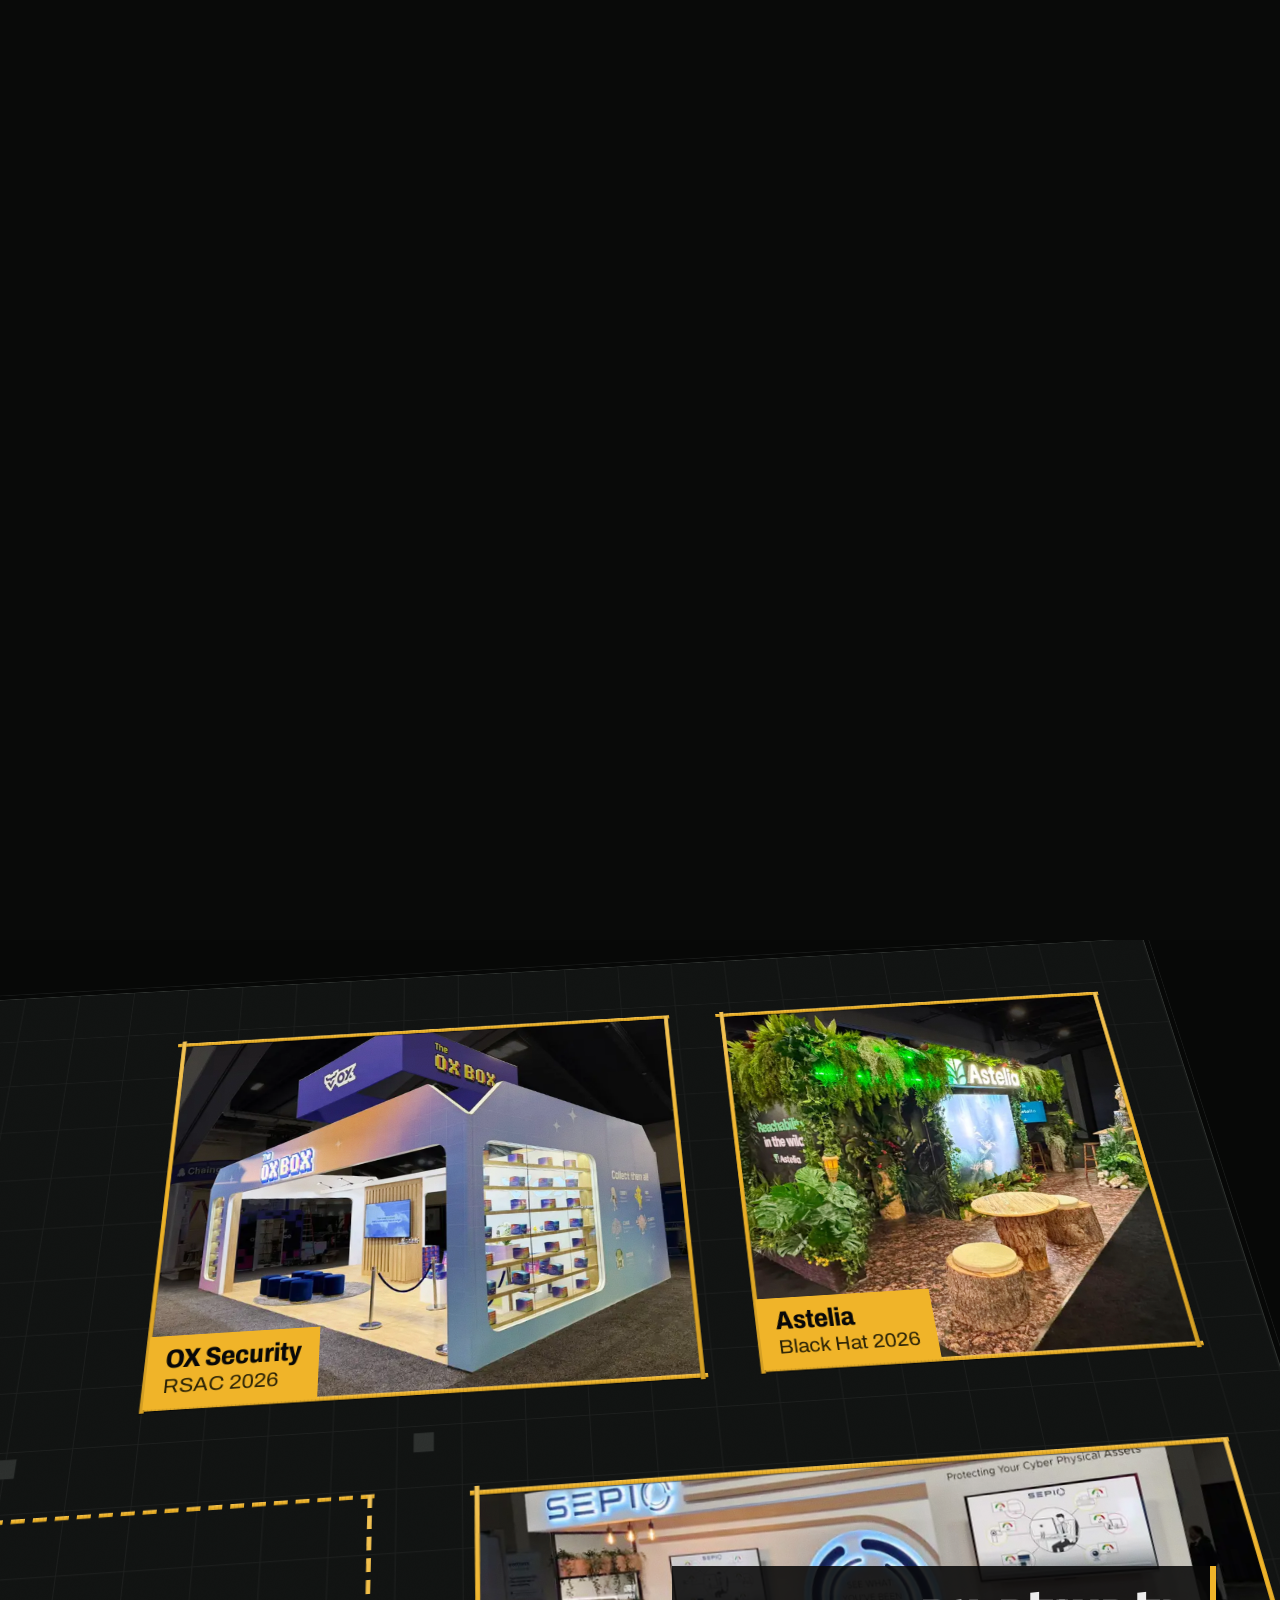
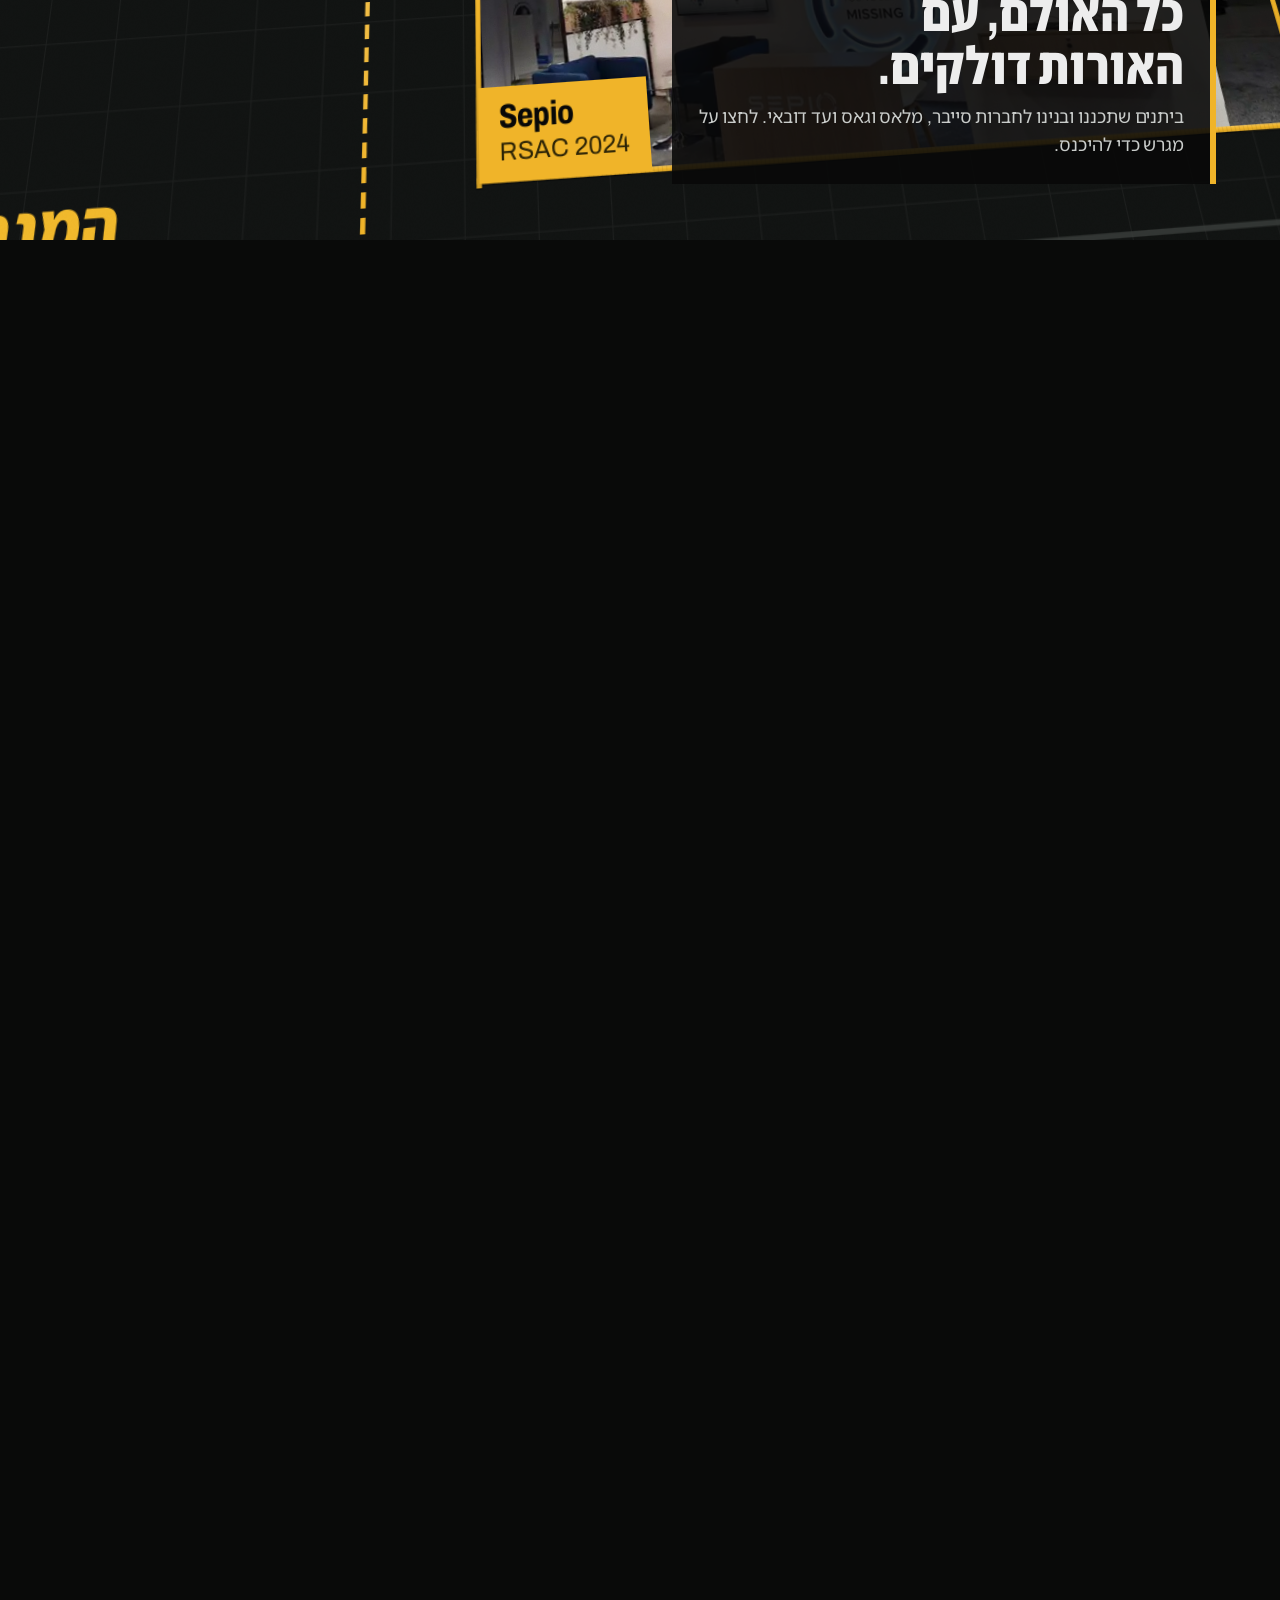
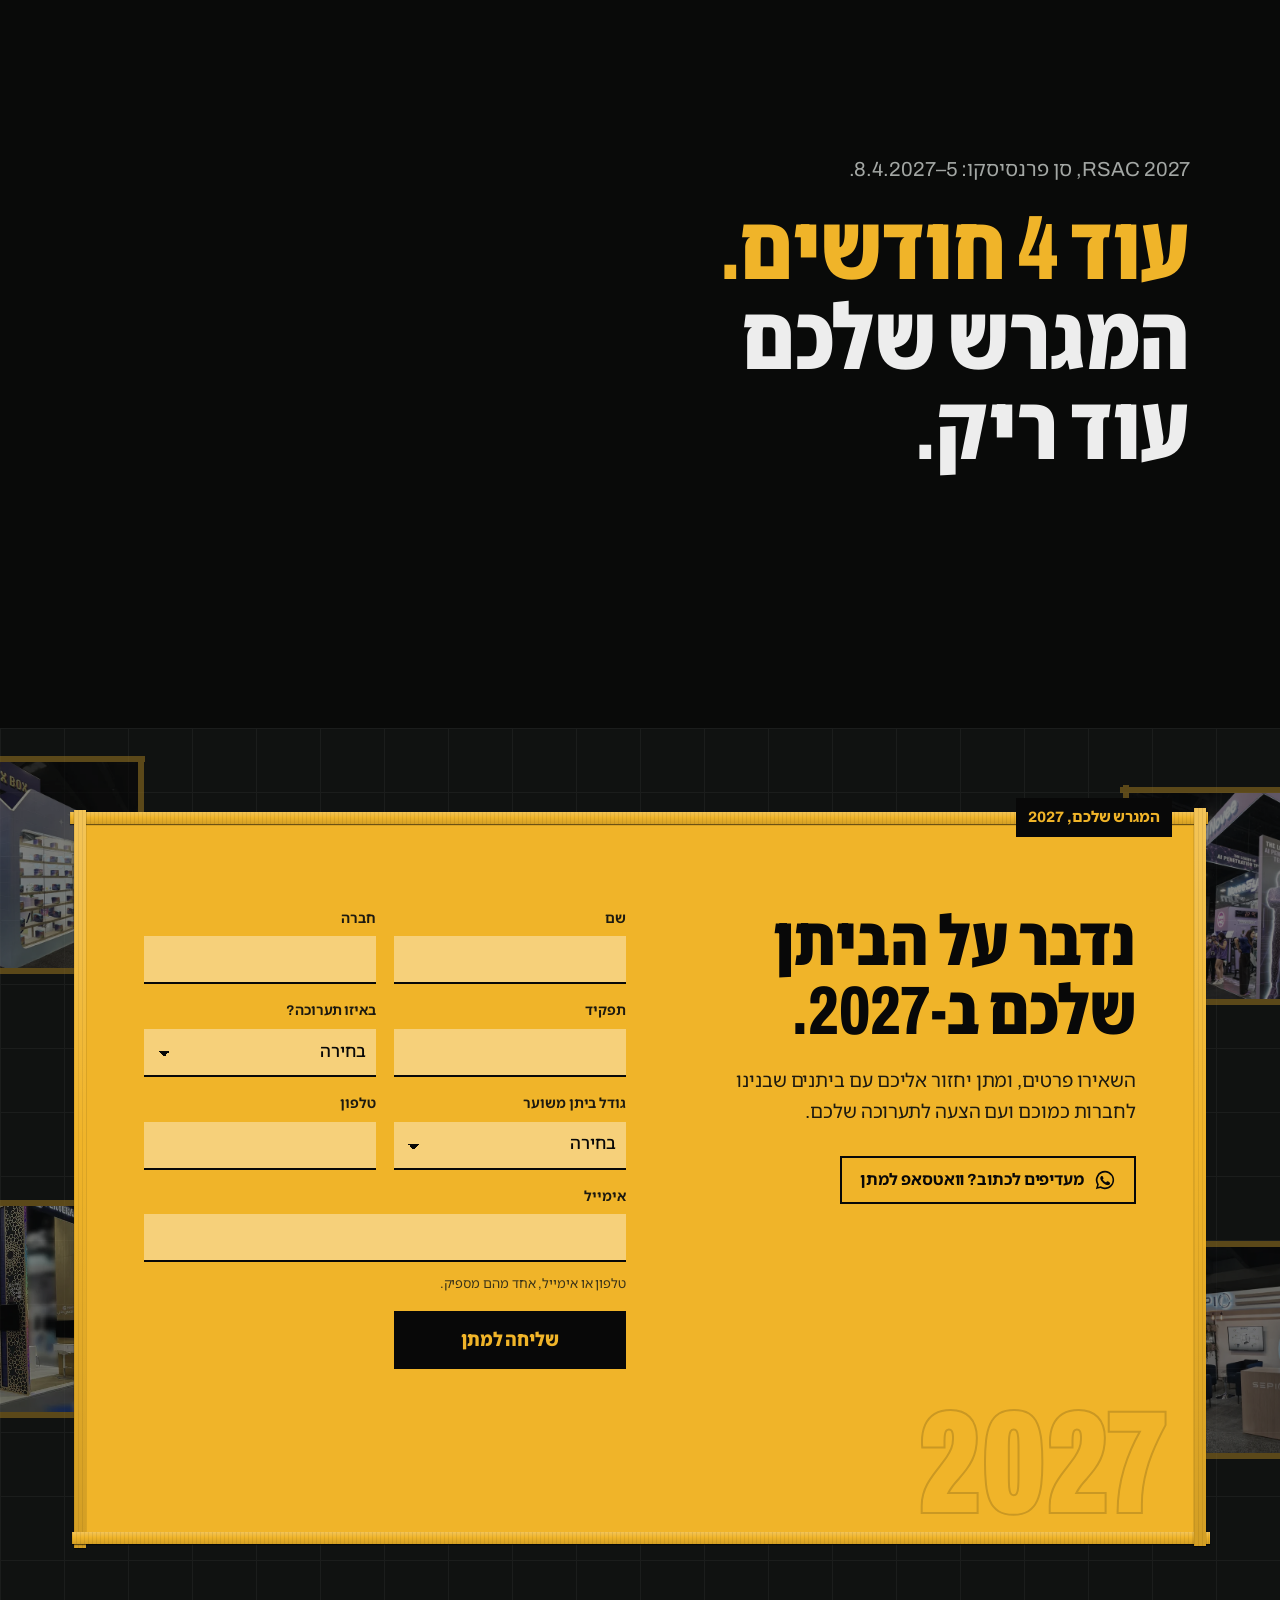
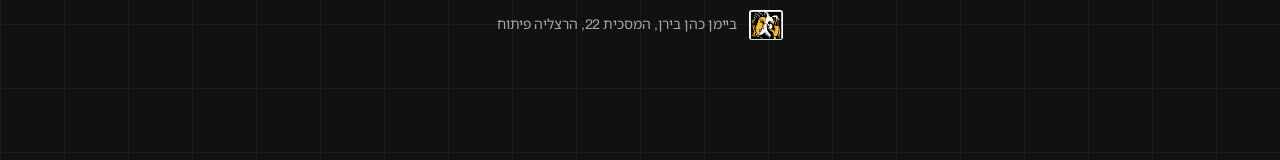
<file: v2-plot/index.html>
<!doctype html>
<html lang="he" dir="rtl">
<head>
<meta charset="utf-8">
<meta name="viewport" content="width=device-width, initial-scale=1">
<meta name="robots" content="noindex, nofollow">
<title>המגרש | ביימן כהן בירן</title>
<meta name="description" content="ביתנים שביימן כהן בירן תכננו ובנו לחברות סייבר, על תוכנית האולם.">
<link rel="icon" href="assets/mark.png">
<link rel="preconnect" href="https://fonts.googleapis.com">
<link rel="preconnect" href="https://fonts.gstatic.com" crossorigin>
<link rel="stylesheet" href="https://fonts.googleapis.com/css2?family=Archivo:wdth,wght@62..125,400..900&family=Noto+Sans+Hebrew:wdth,wght@62.5..100,400..900&display=swap">
<link rel="stylesheet" href="scrollcraft.css">
<link rel="stylesheet" href="plot.css">
</head>
<body>

<header class="bar">
  <a class="brand" href="#top" aria-label="Beiman Cohen Biran">
    <img src="assets/mark.png" alt="" width="40" height="36">
    <span class="brand__word">Beiman<br>Cohen<br>Biran</span>
  </a>
  <div class="bar__end">
    <div class="lang-toggle" role="group" aria-label="Language">
      <button type="button" data-lang="he" aria-pressed="true">עב</button>
      <button type="button" data-lang="en" aria-pressed="false">EN</button>
    </div>
    <a class="cta-chip" href="#offer"><span data-dyn="cta">נדבר על הביתן שלכם</span></a>
  </div>
</header>

<main id="top">

  <!-- ACT 1 · the hall. A tilted floor rises into the plan you operate. -->
  <section class="act-hall" data-sc-act="pin" data-sc-span="2" id="hall" aria-labelledby="h1">
    <div data-sc-stage class="hall-stage">
      <div class="far" aria-hidden="true"><img src="assets/cyber/black-hat-lv-2025-zero-1-s.webp" alt=""></div>

      <div class="hero-copy">
        <h1 id="h1">
          <span class="he">כל ביתן מתחיל כמלבן של טייפ על רצפת האולם.</span>
          <span class="en">Every booth starts as a rectangle of tape on a hall floor.</span>
        </h1>
        <p class="hero-sub">
          <span class="he">ביימן כהן בירן מתכננים ובונים ביתנים לחברות סייבר בתערוכות בחו״ל, מהקונספט ועד ההקמה באולם.</span>
          <span class="en">Beiman Cohen Biran designs and builds booths for cyber companies at shows abroad, from the concept to the build in the hall.</span>
        </p>
      </div>

      <div class="hall-wrap">
        <div class="hall" id="hall-plan" data-hall="hero" aria-label="Floor plan"></div>
      </div>

      <div class="near-tape" aria-hidden="true"></div>

      <div class="chooser" id="chooser">
        <p class="chooser__q">
          <span class="he">באיזו תערוכה אתם ב-2027? בחרו, והמגרשים שבנינו בה יידלקו.</span>
          <span class="en">Which show are you at in 2027? Pick it, and the plots we built there light up.</span>
        </p>
        <div class="chips" role="group" aria-label="Shows" id="chips"></div>
        <p class="chooser__hint" data-dyn="hint" aria-live="polite"></p>
      </div>
    </div>
  </section>

  <!-- ACT 2 · signature: one taped plot opens into its booth. -->
  <section class="act-open" data-sc-act="pin" data-sc-span="2.6" id="open" aria-labelledby="h2-open">
    <div data-sc-stage class="open-stage">
      <div class="op-frame" id="op-frame">
        <div class="op-media" id="op-media"></div>
      </div>
      <p class="op-tag" id="op-tag" aria-hidden="true"></p>
      <i class="op-t op-t--top" aria-hidden="true"></i>
      <i class="op-t op-t--bottom" aria-hidden="true"></i>
      <i class="op-t op-t--left" aria-hidden="true"></i>
      <i class="op-t op-t--right" aria-hidden="true"></i>
      <div class="op-intro" id="op-intro">
        <h2 id="h2-open">
          <span class="he">מלבן אחד, אחרי שבנינו עליו.</span>
          <span class="en">One rectangle, after we built on it.</span>
        </h2>
      </div>
      <div class="op-cap" id="op-cap">
        <p class="op-cap__client" data-dyn="op-client"></p>
        <p class="op-cap__where" data-dyn="op-where"></p>
        <button type="button" class="op-all" id="op-all">
          <span class="he">כל התמונות של הביתן</span><span class="en">All photos of this booth</span>
        </button>
      </div>
      <div class="op-index" id="op-index" aria-hidden="true"></div>
    </div>
  </section>

  <!-- ACT 3 · flying low over the lit hall. -->
  <section class="act-fly" data-sc-act="pin" data-sc-span="2.4" id="fly" aria-labelledby="h2-fly">
    <div data-sc-stage class="fly-stage">
      <div class="fly-wrap">
        <div class="hall hall--wide hall--lit" id="fly-plan" data-hall="fly"></div>
      </div>
      <div class="fly-copy">
        <h2 id="h2-fly">
          <span class="he">כל האולם, עם האורות דולקים.</span>
          <span class="en">The whole hall, lights on.</span>
        </h2>
        <p>
          <span class="he">ביתנים שתכננו ובנינו לחברות סייבר, מלאס וגאס ועד דובאי. לחצו על מגרש כדי להיכנס.</span>
          <span class="en">Booths we designed and built for cyber companies, from Las Vegas to Dubai. Tap a plot to walk in.</span>
        </p>
      </div>
    </div>
  </section>

  <!-- ACT 4 · authored silence. -->
  <section class="act-time" data-sc-act="flow" id="time">
    <p class="time__when" data-dyn="when"></p>
    <p class="time__left" data-dyn="left"></p>
  </section>

  <!-- ACT 5 · PEAK. Your plot, taped out, with the form inside. -->
  <section class="act-offer" data-sc-act="flow" id="offer" aria-labelledby="h2-offer">
    <div class="nb" id="nb" aria-hidden="true"></div>
    <div class="yours" id="yours">
      <i class="yt yt--1" aria-hidden="true"></i>
      <i class="yt yt--2" aria-hidden="true"></i>
      <i class="yt yt--3" aria-hidden="true"></i>
      <i class="yt yt--4" aria-hidden="true"></i>
      <p class="yours__tag" data-dyn="tag"></p>
      <p class="stencil" data-dyn="stencil" aria-hidden="true"></p>

      <div class="yours__in">
        <div class="yours__say">
          <h2 id="h2-offer" data-dyn="offer-h"></h2>
          <p class="yours__p">
            <span class="he">השאירו פרטים, ומתן יחזור אליכם עם ביתנים שבנינו לחברות כמוכם ועם הצעה לתערוכה שלכם.</span>
            <span class="en">Leave your details and Matan will get back to you with booths we built for companies like yours, and a proposal for your show.</span>
          </p>
          <button type="button" class="wa" data-wa>
            <svg viewBox="0 0 24 24" width="22" height="22" aria-hidden="true"><path fill="currentColor" d="M12 2a10 10 0 0 0-8.6 15.1L2 22l5-1.3A10 10 0 1 0 12 2Zm0 18.2a8.2 8.2 0 0 1-4.2-1.2l-.3-.2-3 .8.8-2.9-.2-.3A8.2 8.2 0 1 1 12 20.2Zm4.5-6.1c-.2-.1-1.5-.7-1.7-.8-.2-.1-.4-.1-.6.1l-.8 1c-.1.2-.3.2-.5.1a6.7 6.7 0 0 1-3.3-2.9c-.3-.4.2-.4.7-1.3.1-.2 0-.3 0-.4l-.8-1.8c-.2-.5-.4-.4-.6-.4h-.5a1 1 0 0 0-.7.3 3 3 0 0 0-.9 2.2 5.2 5.2 0 0 0 1.1 2.7 11.8 11.8 0 0 0 4.5 4c1.7.7 2.3.8 3.2.6.5-.1 1.5-.6 1.7-1.2.2-.6.2-1.1.2-1.2-.1-.1-.3-.2-.5-.3Z"/></svg>
            <span class="he">מעדיפים לכתוב? וואטסאפ למתן</span><span class="en">Rather write? WhatsApp Matan</span>
          </button>
        </div>

        <form class="form" id="lead" novalidate>
          <label><span class="he">שם</span><span class="en">Name</span>
            <input name="name" required autocomplete="name"></label>
          <label><span class="he">חברה</span><span class="en">Company</span>
            <input name="company" required autocomplete="organization" id="f-company"></label>
          <label><span class="he">תפקיד</span><span class="en">Role</span>
            <input name="role" autocomplete="organization-title"></label>
          <label><span class="he">באיזו תערוכה?</span><span class="en">Which show?</span>
            <select name="show" id="f-show"></select></label>
          <label><span class="he">גודל ביתן משוער</span><span class="en">Approx. booth size</span>
            <select name="size" id="f-size"></select></label>
          <label><span class="he">טלפון</span><span class="en">Phone</span>
            <input name="phone" type="tel" autocomplete="tel" dir="ltr"></label>
          <label class="span2"><span class="he">אימייל</span><span class="en">Email</span>
            <input name="email" type="email" autocomplete="email" dir="ltr"></label>
          <p class="form__note span2"><span class="he">טלפון או אימייל, אחד מהם מספיק.</span><span class="en">Phone or email, one is enough.</span></p>
          <button class="send span2" type="submit"><span class="he">שליחה למתן</span><span class="en">Send to Matan</span></button>
          <div class="thanks span2" tabindex="-1">
            <p class="thanks__h"><span class="he">נשלח למתן.</span><span class="en">Sent to Matan.</span></p>
            <p><span class="he">הוא יחזור אליכם עם ביתנים שמתאימים לתערוכה שלכם.</span><span class="en">He will get back to you with booths that fit your show.</span></p>
          </div>
        </form>
      </div>
    </div>

    <footer class="foot">
      <img src="assets/mark.png" alt="" width="34" height="30">
      <p><span class="he">ביימן כהן בירן, המסכית 22, הרצליה פיתוח</span><span class="en">Beiman Cohen Biran, 22 Maskit St, Herzliya Pituach</span></p>
    </footer>
  </section>
</main>

<!-- The opened booth: a taped plot grows into this. -->
<div class="ov" id="ov" role="dialog" aria-modal="true" aria-labelledby="ov-title" hidden>
  <div class="ov__clip" id="ov-clip">
    <img class="ov__bg" id="ov-bg" alt="">
    <img class="ov__img" id="ov-img" alt="">
  </div>
  <i class="ov-t" aria-hidden="true"></i><i class="ov-t" aria-hidden="true"></i><i class="ov-t" aria-hidden="true"></i><i class="ov-t" aria-hidden="true"></i>
  <div class="ov__ui" id="ov-ui">
    <div class="ov__top">
      <div>
        <p class="ov__client" id="ov-title"></p>
        <p class="ov__where" id="ov-where"></p>
      </div>
      <button type="button" class="ov__close" id="ov-close"><span class="he">סגירה</span><span class="en">Close</span></button>
    </div>
    <button type="button" class="ov__nav ov__nav--prev" id="ov-prev"><span class="sr he">התמונה הקודמת</span><span class="sr en">Previous photo</span></button>
    <button type="button" class="ov__nav ov__nav--next" id="ov-next"><span class="sr he">התמונה הבאה</span><span class="sr en">Next photo</span></button>
    <div class="ov__bottom">
      <div class="ov__thumbs" id="ov-thumbs"></div>
      <button type="button" class="ov__cta" id="ov-cta"></button>
    </div>
  </div>
</div>

<p class="draft"><span class="he">טיוטה פנימית לשיחה עם BCB. שמות הלקוחות ממתינים לאישור, הטופס לא שולח.</span><span class="en">Internal draft for the BCB conversation. Client names await approval; the form does not send.</span></p>

<script src="scrollcraft.js"></script>
<script>window.__sc = ScrollCraft.mount(document.body);</script>
<script src="plot.js"></script>
</body>
</html>
</file>
<file: v2-aisle/aisle.css>
/* v2-aisle "מסדרון בתערוכה". A show floor after dark; the hall takes each booth's light. */
:root {
  --ink: #080808;
  --paper: #ededed;
  --soft: #a3a7a4;          /* brand grey #5f6360 lifted to clear 4.5:1 on the hall */
  --ochre: #f0b429;
  --orange: #e8891c;
  --amb: 24 233 217;        /* live: the light of the booth in front of you (rgb triplet) */
  --ai: 1;                  /* live: how much of it reaches the hall (0 = house lights off) */
  --he-display: "Noto Sans Hebrew", "Barlow Condensed", system-ui, sans-serif;
  --en-display: "Barlow Condensed", "Noto Sans Hebrew", system-ui, sans-serif;
  --text: "Noto Sans Hebrew", "Barlow", system-ui, sans-serif;
  --sign-h: 64px;
  --gut: clamp(16px, 4vw, 56px);
}
html[lang="en"] { --text: "Barlow", "Noto Sans Hebrew", system-ui, sans-serif; }

*, *::before, *::after { box-sizing: border-box; }
html { -webkit-text-size-adjust: 100%; scroll-behavior: auto; }
body { margin: 0; background: var(--ink); color: var(--paper); font: 400 17px/1.6 var(--text); overflow-x: clip; }
img { display: block; max-width: 100%; }
button { font: inherit; color: inherit; }
html[lang="he"] .en, html[lang="en"] .he { display: none !important; }
:focus-visible { outline: 3px solid var(--ochre); outline-offset: 3px; }

/* ---------- the hall's light: one fixed layer behind everything ---------- */
.ambient {
  position: fixed; inset: 0; z-index: -1; pointer-events: none;
  background:
    radial-gradient(110% 55% at 50% 112%, rgb(var(--amb) / calc(var(--ai) * .50)), rgb(var(--amb) / calc(var(--ai) * .10)) 45%, transparent 70%),
    radial-gradient(80% 38% at 50% -6%, rgb(var(--amb) / calc(var(--ai) * .26)), transparent 72%),
    var(--ink);
}

/* ---------- buttons ---------- */
.btn { display: inline-flex; align-items: center; justify-content: center; min-height: 48px; padding: 12px 22px; border-radius: 4px;
  font: 600 16px/1.2 var(--text); text-decoration: none; cursor: pointer; border: 0; transition: transform .15s ease, background-color .15s ease; }
.btn:active { transform: translateY(1px); }
.btn--light { background: var(--paper); color: var(--ink); }
.btn--light:hover { background: #fff; }
.btn--ochre { background: var(--ochre); color: var(--ink); }
.btn--ochre:hover { background: #ffc441; }
.btn--ghost { background: transparent; color: var(--paper); box-shadow: inset 0 0 0 1.5px rgb(237 237 237 / .5); }
.btn--ghost:hover { box-shadow: inset 0 0 0 1.5px var(--paper); }
.btn--sign { min-height: 40px; padding: 8px 16px; font-size: 15px; background: var(--ochre); color: var(--ink); }

/* ---------- overhead aisle sign ---------- */
.sign { position: fixed; inset: 0 0 auto 0; z-index: 50; height: var(--sign-h); display: flex; align-items: center; gap: 24px;
  padding: 0 var(--gut); background: rgb(8 8 8 / .82); backdrop-filter: blur(10px); -webkit-backdrop-filter: blur(10px); }
.sign::after { content: ""; position: absolute; inset: auto 0 0 0; height: 2px; background: rgb(var(--amb)); opacity: calc(.35 + var(--ai) * .55); }
.sign__brand { display: flex; align-items: center; gap: 10px; color: var(--paper); text-decoration: none; flex: none; }
.sign__brand img { width: 40px; height: auto; border-radius: 3px; background: #fff; }
.sign__brand span { font: 600 15px/1 var(--en-display); letter-spacing: .14em; text-transform: uppercase; direction: ltr; }
.sign__now { margin: 0; display: flex; align-items: baseline; gap: 10px; min-width: 0; font: 600 20px/1 var(--en-display); letter-spacing: .02em; direction: ltr; white-space: nowrap; }
.sign__dot { width: 10px; height: 10px; border-radius: 50%; background: rgb(var(--amb)); flex: none; align-self: center; }
.sign__show { font: 500 15px/1 var(--en-display); color: var(--soft); overflow: hidden; text-overflow: ellipsis; }
.sign__map { display: flex; gap: 2px; margin-inline-start: auto; direction: ltr; }
html[dir="rtl"] .sign__map { flex-direction: row-reverse; }
.sign__map button { all: unset; cursor: pointer; padding: 8px 9px; font: 500 15px/1 var(--en-display); letter-spacing: .04em; color: var(--soft); border-radius: 3px; }
.sign__map button:hover, .sign__map button[aria-current="true"] { color: var(--paper); }
.sign__map button[aria-current="true"] { box-shadow: inset 0 -2px 0 rgb(var(--amb)); }
.sign__map button:focus-visible { outline: 2px solid var(--ochre); }
.sign__map .sign__yours { color: var(--ochre); font-family: var(--text); font-weight: 600; }
.sign__end { display: flex; align-items: center; gap: 14px; flex: none; }
.lang-toggle { display: inline-flex; border: 1px solid rgb(237 237 237 / .45); border-radius: 999px; overflow: hidden; direction: ltr; }
.lang-toggle button { all: unset; cursor: pointer; font: 600 13px/1 Barlow, sans-serif; padding: 9px 12px; min-width: 22px; text-align: center; color: var(--paper); }
.lang-toggle button[aria-pressed="true"] { background: var(--paper); color: var(--ink); }
.lang-toggle button:focus-visible { outline: 3px solid var(--ochre); outline-offset: -3px; }

/* ---------- museum tag (one schema for every booth) ---------- */
.tag { all: unset; box-sizing: border-box; cursor: pointer; display: grid; gap: 3px; padding: 14px 16px 14px; min-width: 230px;
  background: rgb(8 8 8 / .78); border-inline-start: 3px solid rgb(var(--tagc, var(--amb))); color: var(--paper);
  font: 400 14px/1.35 var(--text); backdrop-filter: blur(6px); -webkit-backdrop-filter: blur(6px); }
.tag b { font: 600 26px/1.05 var(--en-display); letter-spacing: .01em; direction: ltr; text-align: start; }
.tag > span { color: var(--soft); }
.tag__light { display: flex; align-items: center; gap: 8px; font: 500 13px/1 Barlow, sans-serif; direction: ltr; justify-content: flex-end; }
html[dir="ltr"] .tag__light { justify-content: flex-start; }
.tag__light i { width: 12px; height: 12px; border-radius: 2px; background: rgb(var(--tagc)); }
.tag__more { margin-top: 6px; color: var(--paper) !important; font-weight: 600; text-decoration: underline; text-underline-offset: 4px; text-decoration-color: rgb(var(--tagc, var(--amb))); }
.tag:hover b { text-decoration: underline; text-decoration-thickness: 2px; text-underline-offset: 5px; }
.tag:focus-visible { outline: 3px solid var(--ochre); outline-offset: 3px; }

/* ================= ACT 1 · ENTRANCE ================= */
.entrance { position: relative; height: 230svh; }
.entrance__stage { position: sticky; top: 0; height: 100svh; overflow: hidden; background: var(--ink); }
/* The scene box keeps the photo's aspect so all four planes share one geometry. JS sizes and places it. */
.scene { position: absolute; left: 0; top: 0; width: 100vw; aspect-ratio: 1600 / 989; }
.pl { position: absolute; inset: 0; width: 100%; height: 100%; will-change: transform; pointer-events: none; user-select: none; }
.pl--booth, .pl--counter { transform-origin: 54.4% 92.5%; }
.pl--plate { transform-origin: 54% 80%; }
.pl--ring { transform-origin: 53.8% 23%; z-index: 3; }
.pl--counter { z-index: 2; }
.haze { position: absolute; inset: 0; pointer-events: none; z-index: 1;
  background:
    linear-gradient(to top, var(--ink) 0, rgb(8 8 8 / .55) 9%, transparent 22%),
    radial-gradient(60% 30% at 54% 96%, rgb(24 233 217 / .18), transparent 70%); }
.entrance__copy { position: absolute; z-index: 2; inset-inline-end: auto; inset-inline-start: var(--gut); top: 50%;
  width: min(600px, 42vw); transform: translateY(-50%); will-change: transform, opacity; }
/* A scrim only where the copy sits */
.entrance__copy::before { content: ""; position: absolute; inset: -18vh -14vw -16vh -8vw; z-index: -1; pointer-events: none;
  background: radial-gradient(closest-side, rgb(8 8 8 / .82), rgb(8 8 8 / .55) 55%, transparent); }
h1 { margin: 0 0 22px; font: 300 clamp(56px, 7.6vw, 128px)/.9 var(--he-display); font-stretch: 62.5%; letter-spacing: -.01em; text-wrap: balance; }
html[lang="en"] h1 { font-family: var(--en-display); font-weight: 300; text-transform: none; letter-spacing: -.005em; line-height: .88; }
.lede { margin: 0 0 28px; max-width: 44ch; text-wrap: pretty; font-size: clamp(16px, 1.25vw, 19px); color: #d6d8d6; }
.tag--hero { position: absolute; z-index: 4; bottom: 64px; inset-inline-end: var(--gut); --tagc: 24 233 217; }

/* ================= ACT 2 · BADGE-IN (inside the aisle stage) ================= */
.aisle__intro { position: absolute; z-index: 20; top: 50%; inset-inline-start: var(--gut); width: min(36ch, 44vw); margin: 0;
  transform: translateY(-50%); font: 300 clamp(28px, 2.9vw, 44px)/1.25 var(--he-display); font-stretch: 75%; color: var(--paper); text-wrap: pretty;
  pointer-events: none; will-change: opacity, transform; }
html[lang="en"] .aisle__intro { font-family: var(--en-display); }
.aisle__intro::before { content: ""; position: absolute; inset: -14vh -8vw; z-index: -1; background: radial-gradient(closest-side, rgb(8 8 8 / .78), rgb(8 8 8 / .4) 60%, transparent); }
.aisle__outro { position: absolute; z-index: 20; left: 50%; top: 44%; margin: 0; width: max-content; max-width: calc(100vw - 2 * var(--gut));
  transform: translate(-50%, -50%); text-align: center; opacity: 0; pointer-events: none; will-change: opacity, transform;
  font: 300 clamp(44px, 6.4vw, 104px)/.98 var(--he-display); font-stretch: 62.5%; color: #fff; }
html[lang="en"] .aisle__outro { font-family: var(--en-display); }
@media (min-width: 761px) { html[dir="rtl"] .aisle__outro { left: 30%; } html[dir="ltr"] .aisle__outro { left: 70%; } }
.aisle__outro::before { content: ""; position: absolute; inset: -16vh -10vw; z-index: -1; background: radial-gradient(closest-side, rgb(8 8 8 / .82), rgb(8 8 8 / .5) 55%, transparent); }

/* ================= ACT 3 · THE AISLE ================= */
.aisle { position: relative; height: 760svh; }
.aisle__stage { position: sticky; top: 0; height: 100svh; overflow: hidden; }
.ceil { position: absolute; inset: var(--sign-h) 0 auto 0; height: 12vh; pointer-events: none; opacity: .7; }
.ceil__row { position: absolute; left: -50vw; width: 300vw; top: 5vh; height: 22px; will-change: transform;
  background: radial-gradient(circle at 50% 50%, rgb(255 248 230 / .85) 0 2px, rgb(255 248 230 / .14) 3px, transparent 11px) 0 0 / 150px 22px repeat-x; }
.ceil__row--far { top: 1vh; height: 14px; opacity: .5; background-size: 84px 14px;
  background-image: radial-gradient(circle at 50% 50%, rgb(255 248 230 / .75) 0 1.2px, rgb(255 248 230 / .1) 2px, transparent 7px); }
/* glossy hall floor: a horizon, the booth's light pooled on it, reflections below each booth */
.floor { position: absolute; inset: auto 0 0 0; height: var(--floor-h, 30vh); pointer-events: none;
  background:
    radial-gradient(60% 90% at 50% 0%, rgb(var(--amb) / calc(var(--ai) * .30)), transparent 70%),
    linear-gradient(to bottom, rgb(255 255 255 / .05), transparent 40%);
  border-top: 1px solid rgb(255 255 255 / .07); }
.floor__plane { display: none; }
.track { position: absolute; inset: 0; }
.booth { position: absolute; inset: 0; pointer-events: none; --tagc: 237 237 237; }
.booth > * { pointer-events: auto; }
.b-spill { position: absolute; left: 50%; top: 0; height: auto; max-width: none; pointer-events: none !important; opacity: 0; will-change: transform, opacity; z-index: 0; filter: blur(22px) saturate(1.3); mix-blend-mode: screen; }
.b-main { position: absolute; margin: 0; left: 50%; top: 0; will-change: transform; z-index: 2; transform-origin: 50% 100%; }
.b-main > img:first-child { width: 100%; height: auto; border-radius: 2px; }
.b-refl { position: absolute; top: 100%; left: 0; width: 100%; height: auto; transform: scaleY(-1); transform-origin: 50% 50%; opacity: .34; pointer-events: none;
  -webkit-mask-image: linear-gradient(to top, rgb(0 0 0 / .85), transparent 34%); mask-image: linear-gradient(to top, rgb(0 0 0 / .85), transparent 34%); }
.b-dim { position: absolute; inset: 0 0 -40% 0; background: var(--ink); opacity: 0; pointer-events: none; }
.b-near, .b-far { position: absolute; left: 50%; top: 0; height: auto; will-change: transform, opacity; border-radius: 2px; }
.b-near { z-index: 3; box-shadow: 0 30px 60px -20px rgb(0 0 0 / .8); }
.b-far { z-index: 1; filter: brightness(.72); }
.booth .tag { position: absolute; left: 50%; top: 0; z-index: 4; will-change: transform, opacity; }

/* ================= ACT 5 · YOUR BOOTH (PEAK) ================= */
.yours { position: relative; min-height: 100svh; padding: calc(var(--sign-h) + 4vh) var(--gut) 14vh; display: grid;
  grid-template-columns: minmax(0, 1.05fr) minmax(0, .95fr); grid-template-rows: auto 1fr; column-gap: clamp(24px, 4vw, 72px); row-gap: 4vh;
  --r: 0; isolation: isolate; }
.yours__rig { position: absolute; inset: 0; z-index: -1; pointer-events: none; overflow: hidden; }
.truss { position: absolute; top: calc(var(--sign-h) - 2px); left: 6%; right: 6%; height: 10px;
  background: repeating-linear-gradient(45deg, #2a2a2a 0 3px, transparent 3px 12px), linear-gradient(#1b1b1b, #121212); opacity: calc(.4 + var(--r) * .6); }
.beam { position: absolute; top: var(--sign-h); width: 46%; height: 115%; transform-origin: 50% 0; opacity: 0;
  background: linear-gradient(to bottom, rgb(240 180 41 / .55), rgb(240 180 41 / .16) 45%, transparent 85%);
  clip-path: polygon(44% 0, 56% 0, 100% 100%, 0 100%); }
.b1 { left: 2%; opacity: var(--l1, 0); }
.b2 { left: 27%; opacity: var(--l2, 0); }
.b3 { left: 52%; opacity: var(--l3, 0); }
.yours::after { content: ""; position: absolute; z-index: -1; left: 3%; right: 3%; bottom: 6vh; height: 3px; border-radius: 2px; pointer-events: none;
  background: linear-gradient(90deg, transparent, rgb(240 180 41 / .9) 12%, #ffd77a 50%, rgb(240 180 41 / .9) 88%, transparent); opacity: var(--r);
  box-shadow: 0 -24px 60px 6px rgb(240 180 41 / calc(var(--r) * .22)); }
.yours__floor { position: absolute; inset: auto 0 0 0; height: 40%; z-index: -1; pointer-events: none;
  background: radial-gradient(70% 70% at 50% 100%, rgb(240 180 41 / calc(var(--r) * .28)), transparent 70%); }
.yours__fascia { grid-column: 1 / -1; justify-self: center; display: grid; justify-items: center; gap: 4px; padding: 16px 40px 14px;
  min-width: min(560px, 100%); background: #111; border-bottom: 3px solid var(--ochre);
  box-shadow: 0 18px 40px -22px rgb(240 180 41 / calc(var(--r) * .7));
  opacity: calc(.25 + var(--r) * .75); transform: translateY(calc((1 - var(--r)) * -30px)); }
.fascia__name { font: 600 clamp(30px, 3.4vw, 50px)/1 var(--he-display); font-stretch: 75%; color: var(--ochre); max-width: 16ch; overflow: hidden; text-overflow: ellipsis; white-space: nowrap; }
html[lang="en"] .fascia__name { font-family: var(--en-display); letter-spacing: .02em; }
.fascia__show { font: 500 16px/1 var(--en-display); letter-spacing: .06em; color: var(--soft); direction: ltr; }
.yours__wall { align-self: start; }
h2 { margin: 0 0 18px; font: 300 clamp(46px, 5.6vw, 92px)/.95 var(--he-display); font-stretch: 62.5%; color: #fff; text-wrap: balance; }
html[lang="en"] h2 { font-family: var(--en-display); }
.yours__sub { margin: 0 0 26px; max-width: 48ch; color: #dcdcd6; }
.shows { display: flex; flex-wrap: wrap; gap: 8px; }
.shows button { all: unset; box-sizing: border-box; cursor: pointer; display: grid; gap: 2px; padding: 10px 14px; min-height: 48px; border-radius: 3px;
  background: rgb(255 255 255 / .06); box-shadow: inset 0 0 0 1px rgb(255 255 255 / .16); direction: ltr; text-align: left; }
.shows b { font: 600 17px/1.05 var(--en-display); letter-spacing: .02em; }
.shows span { font: 500 13px/1.1 Barlow, sans-serif; color: var(--soft); }
.shows button:hover { box-shadow: inset 0 0 0 1px rgb(240 180 41 / .7); }
.shows button[aria-pressed="true"] { background: var(--ochre); color: var(--ink); box-shadow: none; }
.shows button[aria-pressed="true"] span { color: #3a2c08; }
.shows button:focus-visible { outline: 3px solid var(--ochre); outline-offset: 2px; }

/* the reception counter IS the form */
.counter { align-self: end; position: relative; transform: translateY(calc((1 - var(--r)) * 60px)); }
.counter__top { height: 14px; background: linear-gradient(#f6d27a, var(--ochre)); border-radius: 3px 3px 0 0; }
.counter__face { display: grid; grid-template-columns: 1fr 1fr; gap: 14px 16px; padding: 24px 24px 26px; background: #121212;
  box-shadow: inset 0 1px 0 rgb(255 255 255 / .06); border-radius: 0 0 3px 3px; }
.counter__face::after { content: ""; grid-column: 1 / -1; }
.counter label { display: grid; gap: 6px; font: 500 14px/1.2 var(--text); color: #cfd1cf; }
.counter input, .counter select { width: 100%; min-height: 46px; padding: 10px 12px; border-radius: 3px; border: 1px solid #3a3a3a; background: #1c1c1c; color: var(--paper);
  font: 400 16px/1.3 var(--text); }
.counter select { appearance: none; -webkit-appearance: none; background-image: linear-gradient(45deg, transparent 50%, #aaa 50%), linear-gradient(135deg, #aaa 50%, transparent 50%);
  background-position: calc(14px) 50%, calc(19px) 50%; background-size: 5px 5px; background-repeat: no-repeat; padding-inline-start: 12px; padding-inline-end: 12px; }
html[dir="ltr"] .counter select { background-position: calc(100% - 19px) 50%, calc(100% - 14px) 50%; }
.counter input:focus, .counter select:focus { outline: 2px solid var(--ochre); outline-offset: 0; border-color: transparent; }
.counter__hint { grid-column: 1 / -1; margin: -4px 0 0; font-size: 13px; color: var(--soft); }
.counter__act { grid-column: 1 / -1; display: flex; flex-wrap: wrap; gap: 10px; margin-top: 4px; }
.counter__act .btn--ochre { flex: 1 1 260px; min-height: 54px; font-size: 17px; }
label.err input, label.err select { border-color: #e5533d; outline: 2px solid #e5533d; }
.counter .thanks { display: none; padding: 34px 26px; background: #121212; }
.counter.sent .counter__face { display: none; }
.counter.sent .thanks { display: block; }
.thanks__h { font: 300 clamp(30px, 3vw, 44px)/1.1 var(--he-display); font-stretch: 75%; color: var(--ochre); margin: 0 0 10px; }
.thanks p:last-child { margin: 0; color: var(--soft); }

/* ================= ACT 6 · CLOSE ================= */
.close { display: flex; align-items: center; gap: clamp(20px, 4vw, 56px); padding: 8vh var(--gut) calc(8vh + 40px);
  border-top: 1px solid rgb(240 180 41 / .35); background: linear-gradient(rgb(240 180 41 / .07), transparent 70%); }
.close img { width: 86px; height: auto; background: #fff; padding: 8px; border-radius: 2px; }
.close__txt { flex: 1; }
.close__txt p { margin: 0 0 4px; }
.close__names { color: var(--soft); font: 500 15px/1.3 Barlow, sans-serif; direction: ltr; text-align: start; }
html[dir="rtl"] .close__names { text-align: right; }

/* ---------- draft ribbon, toast ---------- */
.draft { position: fixed; inset: auto 0 0 0; z-index: 90; background: var(--ochre); color: var(--ink); font: 600 12px/1.3 var(--text);
  text-align: center; padding: 6px 12px; pointer-events: none; }
.bcb-toast { position: fixed; left: 50%; bottom: 46px; transform: translate(-50%, 20px); opacity: 0; transition: .25s; z-index: 100;
  background: #fff; color: var(--ink); padding: 12px 18px; border-radius: 6px; font: 500 14px/1.4 var(--text); max-width: calc(100vw - 32px); }
.bcb-toast.on { opacity: 1; transform: translate(-50%, 0); }

/* ---------- viewer: walk into one booth ---------- */
.viewer { width: 100vw; height: 100dvh; max-width: none; max-height: none; margin: 0; padding: 0; border: 0; color: var(--paper);
  background: radial-gradient(90% 70% at 50% 110%, rgb(var(--vc, 240 180 41) / .38), transparent 70%), #050505; }
.viewer::backdrop { background: rgb(0 0 0 / .85); }
.viewer[open] { display: grid; grid-template-rows: auto 1fr auto; }
.viewer__bar { display: flex; align-items: center; justify-content: space-between; padding: 14px var(--gut); }
.viewer__title { margin: 0; font: 600 24px/1.1 var(--en-display); direction: ltr; }
.viewer__x { all: unset; cursor: pointer; width: 48px; height: 48px; display: grid; place-items: center; font-size: 22px; border-radius: 50%; }
.viewer__x:focus-visible, .viewer__nav button:focus-visible { outline: 3px solid var(--ochre); }
.viewer__strip { display: flex; gap: 2vw; overflow-x: auto; scroll-snap-type: x mandatory; padding: 0 8vw; align-items: center; scrollbar-width: none; }
.viewer__strip::-webkit-scrollbar { display: none; }
.viewer__strip img { flex: none; height: min(74dvh, 100%); width: auto; max-width: 84vw; object-fit: contain; scroll-snap-align: center; border-radius: 2px; }
.viewer__nav { display: flex; align-items: center; justify-content: center; gap: 18px; padding: 10px 0 46px; font: 500 15px/1 Barlow, sans-serif; direction: ltr; }
.viewer__nav button { all: unset; cursor: pointer; width: 48px; height: 48px; display: grid; place-items: center; font-size: 30px; border-radius: 50%; box-shadow: inset 0 0 0 1px rgb(255 255 255 / .3); }

/* ================= PHONE: composed, not shrunk ================= */
@media (max-width: 760px) {
  :root { --sign-h: 56px; }
  body { font-size: 16px; }
  .sign { gap: 10px; }
  .sign__brand span, .sign__map, .sign__show { display: none; }
  .sign__now { font-size: 17px; margin-inline-end: auto; }
  .sign__end { gap: 8px; }
  .btn--sign { padding: 8px 12px; font-size: 14px; }
  .lang-toggle button { padding: 9px 9px; }

  .entrance { height: 180svh; }
  br.d { display: none; }
  .draft { font-size: 11px; padding: 5px 10px; }
  .entrance__copy { top: auto; bottom: 54px; width: auto; inset-inline: var(--gut); transform: none; }
  .entrance__copy::before { inset: -10vh -10vw -6vh; background: linear-gradient(to top, rgb(8 8 8 / .95) 40%, rgb(8 8 8 / .6) 75%, transparent); }
  h1 { font-size: clamp(44px, 12.8vw, 58px); margin-bottom: 12px; }
  .lede { font-size: 15.5px; margin-bottom: 18px; }
  .entrance__copy .btn { width: 100%; }
  .tag--hero { bottom: auto; top: calc(var(--sign-h) + 10px); inset-inline-start: auto; inset-inline-end: var(--gut); min-width: 0; padding: 8px 12px; gap: 1px; }
  .tag--hero b { font-size: 19px; }
  .tag--hero > span:not(.tag__more) { display: none; }
  .tag--hero .tag__more { margin-top: 2px; font-size: 13px; }

  .aisle__intro { top: calc(var(--sign-h) + 4svh); transform: none; width: auto; inset-inline: var(--gut); font-size: 24px; }
  .aisle__intro::before { inset: -4vh -6vw; }
  .aisle__outro { font-size: 44px; top: 40%; }

  .aisle { height: 700svh; }
  .booth .tag { min-width: 0; width: 66vw; padding: 10px 12px; }
  .booth .tag b { grid-column: 1 / -1; font-size: 24px; }
  .booth .tag .tag__light { grid-column: 1 / -1; }
  .booth .tag .tag__more { grid-column: 1 / -1; }

  .yours { display: block; padding-bottom: 10vh; }
  .yours__fascia { margin: 0 auto 6vh; min-width: 0; padding: 14px 20px 12px; }
  .fascia__name { font-size: 30px; }
  h2 { font-size: clamp(42px, 12.5vw, 56px); }
  .shows { margin-bottom: 6vh; }
  .shows button { padding: 8px 11px; }
  .counter__face { grid-template-columns: 1fr; padding: 20px 16px 22px; }
  .counter__act .btn { width: 100%; }
  .beam { width: 90%; }
  .b1 { left: -20%; } .b2 { left: 5%; } .b3 { left: 30%; }

  .close { flex-wrap: wrap; }
  .close .btn { width: 100%; }
  .viewer__strip { padding: 0 6vw; }
  .viewer__strip img { max-width: 88vw; height: auto; max-height: 70dvh; }
}

/* ================= REDUCED MOTION: the meaning stays, the pinning goes ================= */
@media (prefers-reduced-motion: reduce) {
  *, *::before, *::after { animation: none !important; transition: none !important; }
  .entrance { height: auto; }
  .entrance__stage { position: relative; height: 100svh; }
  .aisle { height: auto; }
  .aisle__stage { position: relative; height: auto; overflow: visible; perspective: none; display: block; }
  .ceil, .floor { display: none; }
  .track { position: relative; display: grid; gap: 0; }
  .booth { position: relative; inset: auto; min-height: 0; padding: 10vh var(--gut) 12vh; display: grid; grid-template-columns: 1.6fr 1fr; gap: 18px 3vw; align-items: end;
    background: radial-gradient(80% 60% at 50% 100%, rgb(var(--tagc) / .32), transparent 70%); }
  .booth > * { position: relative !important; inset: auto !important; left: auto !important; top: auto !important; bottom: auto !important; transform: none !important; width: auto !important; }
  .b-main { grid-column: 1; grid-row: 1 / span 2; }
  .b-refl, .b-dim, .b-spill { display: none !important; }
  .booth .tag { justify-self: start; align-self: start; max-width: 380px; }
  .aisle__intro, .aisle__outro { position: relative !important; inset: auto !important; transform: none !important; opacity: 1 !important; width: auto !important; max-width: 36ch; margin: 0 auto !important; padding: 14vh var(--gut) 8vh; }
  .aisle__outro { padding: 10vh var(--gut); text-align: center; }
  .aisle__intro::before, .aisle__outro::before { display: none; }
  .b-far { grid-column: 2; grid-row: 1; filter: none; max-height: 36vh; object-fit: cover; }
  .b-near { display: none; }
  .booth .tag { grid-column: 2; grid-row: 2; }
  .yours { --r: 1; --l1: 1; --l2: 1; --l3: 1; }
  @media (max-width: 760px) {
    .booth { grid-template-columns: 1fr; padding: 8vh var(--gut); }
    .b-main, .b-far, .booth .tag { grid-column: 1; grid-row: auto; }
    .b-far { display: none; }
  }
}

/* over the entrance the sign hangs in the dark instead of sitting on a bar */
.sign.sign--over { background: transparent; backdrop-filter: none; -webkit-backdrop-filter: none; }
.sign.sign--over::before { content: ""; position: absolute; inset: 0 0 -70px 0; z-index: -1; pointer-events: none; background: linear-gradient(rgb(8 8 8 / .9), rgb(8 8 8 / .72) 50%, rgb(8 8 8 / 0)); }
.sign.sign--over::after { opacity: 0; }
</file>
<file: v2-build/site.css>
/* v2-build "מרצפה ריקה לביתן": BCB cyber landing page, round 2. */
:root {
  --ink: #080808;
  --concrete: #1a1a18;
  --paper: #ededed;
  --grey: #8c908d;
  --ochre: #f0b429;
  --orange: #e8891c;
  --f-disp: "Archivo", "Karantina", system-ui, sans-serif;
  --f-he-disp: "Karantina", "Archivo", system-ui, sans-serif;
  --f-text: "IBM Plex Sans Hebrew", "Archivo", system-ui, sans-serif;
  --gut: clamp(20px, 5vw, 80px);
  --hz: 44%;              /* the horizon line in the hall plate */
  --ribbon: 28px;
}
*, *::before, *::after { box-sizing: border-box; }
html { -webkit-text-size-adjust: 100%; background: var(--ink); }
body { margin: 0; background: var(--ink); color: var(--paper); font: 400 18px/1.55 var(--f-text); overflow-x: hidden; }
img { display: block; max-width: 100%; }
figure { margin: 0; }
button { font: inherit; color: inherit; }
html[lang="he"] .en, html[lang="en"] .he { display: none !important; }
:focus-visible { outline: 3px solid var(--ochre); outline-offset: 3px; }
.skip { position: absolute; inset-inline-start: 12px; top: -60px; z-index: 200; background: var(--ochre); color: var(--ink); padding: 10px 14px; font-weight: 600; text-decoration: none; }
.skip:focus { top: 12px; }

/* display type: Karantina carries Hebrew, Archivo (condensed) carries Latin */
.disp, h1, h2, h3, .big, .q1, .o-line b, .fi-big, .o-mark {
  font-family: var(--f-disp); font-stretch: 68%; font-weight: 700; letter-spacing: 0; margin: 0;
}
/* Latin and digits from Archivo (condensed), Hebrew falls through to Karantina */

/* ---------- chrome ---------- */
.bar { position: fixed; inset: 0 0 auto 0; z-index: 60; display: flex; align-items: center; justify-content: space-between;
  padding: 14px var(--gut); pointer-events: none; }
.bar > * { pointer-events: auto; }
.brand { display: flex; align-items: center; gap: 10px; color: var(--paper); text-decoration: none; }
.brand img { width: 40px; height: auto; }
.wm { font: 700 10.5px/1.12 var(--f-disp); font-stretch: 100%; letter-spacing: .28em; direction: ltr; text-align: left; }
.bar-end { display: flex; gap: 12px; align-items: center; }
.lang-toggle { display: inline-flex; border: 1px solid rgba(237,237,237,.55); border-radius: 999px; overflow: hidden; direction: ltr; background: rgba(8,8,8,.35); backdrop-filter: blur(6px); }
.lang-toggle button { all: unset; cursor: pointer; font: 600 13px/1 var(--f-text); padding: 10px 13px; min-width: 22px; text-align: center; color: var(--paper); }
.lang-toggle button[aria-pressed="true"] { background: var(--paper); color: var(--ink); }
.lang-toggle button:focus-visible { outline: 3px solid var(--ochre); outline-offset: -3px; }
.btn { display: inline-flex; align-items: center; gap: 10px; border: 0; cursor: pointer; text-decoration: none; font: 600 16px/1 var(--f-text);
  padding: 15px 22px; border-radius: 2px; transition: transform .2s ease, background-color .2s ease; }
.btn-bar { background: var(--ochre); color: var(--ink); padding: 12px 18px; font-size: 15px; }
.btn-bar:hover { background: var(--paper); }

.filmbar { position: fixed; z-index: 55; inset-inline: 0; bottom: var(--ribbon); padding: 34px var(--gut) 14px;
  display: flex; align-items: end; justify-content: space-between; gap: 24px; pointer-events: none; opacity: 0; transition: opacity .35s ease;
  background: linear-gradient(to top, rgba(8,8,8,.82), rgba(8,8,8,.5) 60%, rgba(8,8,8,0)); }
.filmbar.on { opacity: 1; }
.fb-label { margin: 0; font: 500 15px/1.3 var(--f-text); color: rgba(237,237,237,.85); }
.fb-label b { color: var(--paper); font-weight: 600; }
.phases { position: relative; margin: 0; padding: 0 0 12px; list-style: none; display: flex; gap: 6px; font: 600 16px/1 var(--f-text); color: rgba(237,237,237,.42); }
.phases li { padding: 9px 13px; border-radius: 999px; transition: background-color .25s ease, color .25s ease; }
.phases li.done { color: rgba(237,237,237,.8); }
.phases li.cur { background: var(--ochre); color: var(--ink); }
.ph-fill { position: absolute; inset-inline: 0; bottom: 0; height: 3px; background: rgba(237,237,237,.2); }
.ph-fill::after { content: ""; position: absolute; inset: 0; background: var(--ochre); transform: scaleX(var(--pf, 0)); transform-origin: right; }
html[dir="ltr"] .ph-fill::after { transform-origin: left; }

.draft { position: fixed; inset: auto 0 0 0; z-index: 90; min-height: var(--ribbon); display: flex; align-items: center; justify-content: center;
  background: var(--paper); color: var(--ink); font: 600 12px/1.3 var(--f-text); text-align: center; padding: 6px 12px; pointer-events: none; }

/* ---------- ACT 1-3: the run ---------- */
.run { position: relative; height: 870vh; }
.stage { position: sticky; top: 0; height: 100vh; height: 100svh; overflow: hidden; background: var(--ink); contain: layout paint; }
#film { position: absolute; inset: 0; width: 100%; height: 100%; transform-origin: 50% 50%; will-change: transform; }
.hero-planes, .pl { position: absolute; inset: 0; }
.pl img { width: 100%; height: 100%; object-fit: cover; }
.pl-back, .pl-floor { transform-origin: 50% 100%; will-change: transform; }
.pl-floor { -webkit-mask-image: linear-gradient(to bottom, transparent calc(var(--hz) - 1.5%), #000 calc(var(--hz) + 2.5%));
  mask-image: linear-gradient(to bottom, transparent calc(var(--hz) - 1.5%), #000 calc(var(--hz) + 2.5%)); z-index: 4; }
.pl-haze { z-index: 2; background:
  radial-gradient(60% 40% at 50% 18%, rgba(255, 214, 150, .16), transparent 70%),
  radial-gradient(30% 22% at 16% 22%, rgba(255, 236, 200, .10), transparent 70%); mix-blend-mode: screen; }
.pl-shade { z-index: 1; background: linear-gradient(to bottom, rgba(8,8,8,.78) 0%, rgba(8,8,8,.55) 32%, rgba(8,8,8,.3) 42%, rgba(8,8,8,0) 52%); }
.pl-back { z-index: 0; }
.hero-planes::after { content: ""; position: absolute; inset: 0; z-index: 5; pointer-events: none;
  background: radial-gradient(120% 90% at 50% 45%, transparent 55%, rgba(8,8,8,.55) 100%); }

.hero-copy { position: absolute; z-index: 6; inset-inline-start: var(--gut); top: clamp(80px, 10vh, 110px); max-width: min(92vw, 1100px); will-change: transform, opacity; }
h1 { font-size: clamp(56px, 6vw, 96px); line-height: .84; color: var(--paper); max-width: 15ch; }
html[lang="en"] h1 { font-size: clamp(44px, 4.6vw, 76px); line-height: .92; max-width: 17ch; }
.sub { margin: 14px 0 0; font: 700 clamp(30px, 3vw, 50px)/1 var(--f-disp); font-stretch: 68%; color: var(--ochre); }
html[lang="en"] .sub { font-size: clamp(24px, 2.2vw, 36px); }
.invite { position: absolute; z-index: 8; inset-inline-start: var(--gut); bottom: calc(var(--ribbon) + 26px); margin: 0; max-width: 40ch;
  display: flex; align-items: center; gap: 12px; font: 600 clamp(16px, 1.3vw, 19px)/1.35 var(--f-text); color: var(--paper);
  background: rgba(8,8,8,.62); padding: 12px 16px; border-inline-start: 4px solid var(--ochre); }
.ghost-cap { position: absolute; z-index: 6; inset-inline-end: calc(3vw + 15vw); top: calc(46% + 22.5vw); margin: 0; max-width: 30ch;
  font: 500 15px/1.35 var(--f-text); color: var(--paper); background: rgba(8,8,8,.55); padding: 8px 12px; }
.ghost-cap b { color: var(--ochre); }
.lede { position: absolute; z-index: 6; inset-inline-start: var(--gut); top: calc(var(--hz) + 7%); margin: 0; max-width: 34ch;
  background: var(--ochre); color: var(--ink); font: 500 clamp(15px, 1.25vw, 18px)/1.45 var(--f-text); padding: 12px 16px;
  transform-origin: 50% 100%; box-shadow: 0 10px 24px -10px rgba(0,0,0,.6); }
.lede::before, .lede::after { content: ""; position: absolute; top: 0; bottom: 0; width: 8px; background: inherit;
  -webkit-mask: repeating-linear-gradient(to bottom, #000 0 5px, transparent 5px 9px); mask: repeating-linear-gradient(to bottom, #000 0 5px, transparent 5px 9px); }
.lede::before { inset-inline-start: -6px; } .lede::after { inset-inline-end: -6px; }

/* stacking inside the stage: canvas 0, planes 1 (back/haze/shade), copy 3, floor 4, tape 6 */
.stage > #film { z-index: 0; }
.stage > .hero-planes { z-index: auto; }
.hero-planes > .pl-back { z-index: 1; position: absolute; }
.hero-planes > .pl-haze { z-index: 2; }
.hero-planes > .pl-shade { z-index: 2; }
.hero-planes > .pl-floor { z-index: 4; }
.hero-planes > .pl-ghost { z-index: 4; inset: auto; inset-inline-end: 3vw; top: 46%; width: 46vw; aspect-ratio: 16 / 9; opacity: .8;
  -webkit-mask-image: radial-gradient(closest-side, #000 62%, transparent 100%); mask-image: radial-gradient(closest-side, #000 62%, transparent 100%); }
.pl-ghost img { width: 100%; height: 100%; object-fit: cover; filter: saturate(1.1); }
.hero-planes::after { z-index: 5; }

/* chapters riding on the film */
.chapters { position: absolute; inset: 0; z-index: 7; pointer-events: none; }
.chap { position: absolute; max-width: min(46vw, 640px); opacity: 0; will-change: opacity, transform; }
.chap::before { content: ""; position: absolute; inset: -40% -30%; z-index: -1;
  background: radial-gradient(closest-side, rgba(8,8,8,.62), rgba(8,8,8,0)); }
.chap .big { font-size: clamp(56px, 7.6vw, 124px); line-height: .86; color: var(--paper); }
html[lang="en"] .chap .big { font-size: clamp(46px, 6vw, 100px); line-height: .9; }
.chap .small { margin: 14px 0 0; font-size: clamp(16px, 1.3vw, 19px); color: rgba(237,237,237,.86); max-width: 36ch; }
.c-floor { bottom: calc(var(--ribbon) + 130px); inset-inline-start: var(--gut); }
.c-brand { top: 15vh; inset-inline-end: var(--gut); text-align: end; }
.c-brand .small { margin-inline-start: auto; }
.c-struct { bottom: calc(var(--ribbon) + 130px); inset-inline-end: var(--gut); text-align: end; }
.c-struct .small { margin-inline-start: auto; }
.c-light { top: 34vh; inset-inline-start: var(--gut); }
.c-light .big { font-size: clamp(64px, 9.5vw, 156px); }
.c-crowd { bottom: calc(var(--ribbon) + 130px); inset-inline-start: var(--gut); }
.credit { position: absolute; z-index: 8; inset-inline-end: var(--gut); bottom: calc(var(--ribbon) + 18px); margin: 0; max-width: 46ch;
  font-size: 12.5px; line-height: 1.4; color: rgba(237,237,237,.7); opacity: 0; text-align: end; }

/* before / after */
.ba { position: absolute; inset: 0; z-index: 8; display: grid; grid-template-columns: 1fr 1fr; gap: 6px; background: var(--ink); visibility: hidden; opacity: 0; }
.ba.on { visibility: visible; }
.ba figure { position: relative; overflow: hidden; }
.ba img { width: 100%; height: 100%; object-fit: cover; }
.ba-before { clip-path: inset(0 0 0 var(--bw, 100%)); }
html[dir="ltr"] .ba-before { clip-path: inset(0 var(--bw, 100%) 0 0); }
.ba-after { clip-path: inset(0 var(--aw, 100%) 0 0); }
html[dir="ltr"] .ba-after { clip-path: inset(0 0 0 var(--aw, 100%)); }
.ba figcaption { position: absolute; inset-inline-start: 0; inset-inline-end: 0; bottom: 0; padding: 60px clamp(18px, 3vw, 44px) calc(var(--ribbon) + 30px);
  background: linear-gradient(to top, rgba(8,8,8,.85), rgba(8,8,8,0)); font: 500 clamp(16px, 1.3vw, 19px)/1.35 var(--f-text); color: var(--paper); }
.ba figcaption b { display: block; font: 700 clamp(56px, 6vw, 104px)/.9 var(--f-disp); font-stretch: 68%; color: var(--paper); margin-bottom: 8px; }
.ba-after figcaption b { color: var(--ochre); }

/* the wall */
.wall { position: absolute; z-index: 9; left: 50%; top: 50%; display: grid; grid-template-columns: repeat(var(--cols, 9), var(--cw, 170px));
  grid-auto-rows: var(--ch, 106px); gap: var(--gap, 10px); transform: translate(-50%, -50%) scale(var(--ws, 1)); transform-origin: 50% 50%;
  visibility: hidden; direction: ltr; }
.wall.on { visibility: visible; }
.tile { all: unset; position: relative; overflow: hidden; background: var(--concrete); cursor: pointer; opacity: 0; }
.tile img { width: 100%; height: 100%; object-fit: cover; transition: transform .5s cubic-bezier(.2,.7,.1,1); }
.tile:hover img { transform: scale(1.06); }
.tile:focus-visible { outline: 3px solid var(--ochre); outline-offset: 2px; }
.tile.film { cursor: default; background: transparent; opacity: 1; }
.tile.film::after { content: attr(data-l); position: absolute; inset: auto 0 0 0; font: 600 10px/1.2 var(--f-text); color: var(--ink);
  background: var(--ochre); padding: 3px 5px; opacity: var(--fl, 0); }
.wall-copy { position: absolute; z-index: 10; opacity: 0; pointer-events: none; }
.wc-top { top: clamp(70px, 9vh, 96px); inset-inline-start: var(--gut); max-width: min(90vw, 980px); }
.wc-top h2 { font-size: clamp(36px, 3.6vw, 60px); line-height: .92; }
.wc-top .pre { display: block; font: 500 clamp(16px, 1.3vw, 19px)/1.3 var(--f-text); color: rgba(237,237,237,.75); margin-bottom: 8px; }
html[lang="en"] .wc-top h2 { font-size: clamp(26px, 2.5vw, 42px); }
.wc-bot { bottom: calc(var(--ribbon) + 22px); inset-inline-end: var(--gut); }
.clients { margin: 0; display: flex; flex-wrap: wrap; gap: 6px 22px; justify-content: flex-end; font: 600 clamp(14px, 1.2vw, 17px)/1.2 var(--f-disp);
  font-stretch: 90%; color: rgba(237,237,237,.85); direction: ltr; }

/* reduced-motion build strip (hidden unless .rm) */
.rm-build { display: none; }

/* ---------- ACT 4: spreads ---------- */
.spreads { position: relative; background: var(--ink); padding-top: 8vh; }
.spread { position: relative; height: calc(18vh + 52vw); }
.spread figure { position: absolute; overflow: hidden; background: var(--concrete); will-change: transform; }
.spread img { width: 100%; height: 100%; object-fit: cover; }
.sp-m { inset-inline-start: var(--gut); top: 6vh; width: 60vw; aspect-ratio: 4 / 3; }
.sp-a { inset-inline-end: var(--gut); top: 2vh; width: 23vw; aspect-ratio: 3 / 4; }
.sp-b { inset-inline-start: 40vw; top: calc(6vh + 31vw); width: 26vw; aspect-ratio: 4 / 3; z-index: 2; box-shadow: 0 30px 60px -20px rgba(0,0,0,.85); }
.sp-label { position: absolute; inset-inline-end: var(--gut); top: calc(5vh + 33vw); width: 25vw; }
.flip .sp-m { inset-inline-start: auto; inset-inline-end: var(--gut); }
.flip .sp-a { inset-inline-end: auto; inset-inline-start: var(--gut); }
.flip .sp-b { inset-inline-start: auto; inset-inline-end: 40vw; }
.flip .sp-label { inset-inline-end: auto; inset-inline-start: var(--gut); }
.sp-label h3 { font-size: clamp(44px, 4.4vw, 76px); line-height: .88; color: var(--paper); direction: ltr; text-align: start; }
html[dir="rtl"] .sp-label h3 { text-align: right; }
.where { margin: 12px 0 0; font: 600 15px/1.3 var(--f-text); color: var(--ochre); }
.see { margin: 8px 0 0; font-size: 18px; color: rgba(237,237,237,.82); max-width: 34ch; }
.more { all: unset; cursor: pointer; margin-top: 18px; display: inline-block; font: 600 15px/1 var(--f-text); color: var(--paper);
  padding: 12px 0; border-bottom: 2px solid var(--ochre); }
.more:hover { color: var(--ochre); }
.more:focus-visible { outline: 3px solid var(--ochre); outline-offset: 4px; }

/* ---------- ACT 5: rest ---------- */
.rest { padding: 14vh var(--gut) 16vh; background: var(--concrete); }
.rest h2 { font-size: clamp(48px, 5.6vw, 96px); line-height: .9; max-width: 14ch; }
html[lang="en"] .rest h2 { max-width: 18ch; font-size: clamp(40px, 4.4vw, 76px); }
.plates { list-style: none; margin: 8vh 0 0; padding: 0; display: grid; grid-template-columns: repeat(5, minmax(0, 1fr)); gap: 1.6vw; align-items: start; }
.plates li:nth-child(even) { margin-top: 9vh; }
.plate { all: unset; display: block; cursor: pointer; width: 100%; }
.plate img { width: 100%; aspect-ratio: 3 / 4; object-fit: cover; clip-path: inset(100% 0 0 0); transition: clip-path 1.1s cubic-bezier(.2,.7,.1,1) var(--d, 0s), transform .5s ease; }
.plates.in .plate img { clip-path: inset(0 0 0 0); }
.plate:hover img { transform: translateY(-6px); }
.plate:focus-visible { outline: 3px solid var(--ochre); outline-offset: 4px; }
.pl-l { display: grid; gap: 4px; margin-top: 14px; }
.pl-l b { font: 700 clamp(24px, 2vw, 32px)/1 var(--f-disp); font-stretch: 70%; color: var(--paper); direction: ltr; text-align: start; }
html[dir="rtl"] .pl-l b { text-align: right; }
.pl-l i { font-style: normal; font-weight: 600; font-size: 14px; color: var(--ochre); }
.pl-l em { font-style: normal; font-size: 15px; color: rgba(237,237,237,.75); }

/* ---------- ACT 6: quiet ---------- */
.quiet { background: var(--ink); padding: 30vh var(--gut) 30vh; display: grid; justify-items: start; }
.q1 { font-size: clamp(60px, 8.4vw, 150px); line-height: .86; max-width: 11ch; color: var(--paper); }
html[lang="en"] .q1 { font-size: clamp(48px, 6.4vw, 112px); max-width: 14ch; }
.q2 { margin: 5vh 0 0; max-width: 46ch; font-size: clamp(17px, 1.4vw, 21px); color: rgba(237,237,237,.72); align-self: end; justify-self: end; }

/* ---------- ACT 7: the peak ---------- */
.offer-run { position: relative; height: 270vh; background: var(--ink); scroll-margin-top: 0; }
.o-stage { position: sticky; top: 0; height: 100vh; height: 100svh; overflow: hidden; }
.o-plate img, .o-plate { position: absolute; inset: 0; width: 100%; height: 100%; object-fit: cover; }
.o-plate { filter: grayscale(.55) brightness(.5) contrast(1.05); transform-origin: 50% 100%; will-change: transform; }
.o-shade { position: absolute; inset: 0; background: linear-gradient(to bottom, rgba(8,8,8,.7), rgba(8,8,8,.15) 44%, rgba(8,8,8,0)); }
.o-floor { position: absolute; inset: 0; background: var(--ochre); clip-path: inset(var(--ft, 100%) 0 0 0); will-change: clip-path; }
.o-floor svg { position: absolute; left: 0; right: 0; bottom: 0; top: var(--hz); width: 100%; height: calc(100% - var(--hz)); }
.o-mark { position: absolute; left: 50%; top: calc(var(--hz) + 4%); transform-origin: 50% 0; white-space: nowrap; direction: ltr;
  transform: translateX(-50%) perspective(560px) rotateX(60deg) scale(var(--ms, 1)); font-size: clamp(120px, 17vw, 300px); line-height: .8;
  color: rgba(8,8,8,.88); font-family: var(--f-disp); font-stretch: 62%; font-weight: 800; opacity: var(--mo, 0); }
.o-head { position: absolute; top: clamp(86px, 13vh, 130px); inset-inline-start: var(--gut); opacity: 0; will-change: opacity, transform; }
.o-head h2 { font-size: clamp(76px, 10vw, 170px); line-height: .82; color: var(--paper); }
html[lang="en"] .o-head h2 { font-size: clamp(56px, 7.4vw, 124px); line-height: .88; }
.o-head .l1, .o-head .l2 { display: block; }
.o-pick { position: absolute; inset-inline-end: var(--gut); bottom: calc(var(--ribbon) + 5vh); width: min(560px, 44vw); color: var(--ink); opacity: 0; }
.o-q { margin: 0 0 12px; font-weight: 600; font-size: 17px; }
.chips { display: flex; flex-wrap: wrap; gap: 8px; }
.chip { all: unset; cursor: pointer; font: 600 15px/1 var(--f-text); padding: 12px 14px; border: 2px solid var(--ink); border-radius: 2px; direction: ltr; }
.chip[aria-checked="true"] { background: var(--ink); color: var(--ochre); }
.chip:hover { background: rgba(8,8,8,.1); }
.chip[aria-checked="true"]:hover { background: var(--ink); }
.chip:focus-visible { outline: 3px solid var(--ink); outline-offset: 3px; }
.o-line { margin: 16px 0 0; font-size: 17px; font-weight: 500; min-height: 1.6em; }
.o-line b { font-size: 30px; line-height: 1; margin-inline-end: 8px; }

.form-sec { background: var(--ochre); color: var(--ink); padding: 4vh var(--gut) calc(var(--ribbon) + 40px); }
.form-wrap { display: grid; grid-template-columns: 5fr 6fr; gap: 6vw; align-items: start; padding-bottom: 12vh; }
.fi-big { margin: 0; font-size: clamp(48px, 5.4vw, 92px); line-height: .9; }
html[lang="en"] .fi-big { font-size: clamp(40px, 4.2vw, 72px); }
.fi-sm { margin: 22px 0 28px; font-size: 18px; max-width: 38ch; }
.btn-wa { background: transparent; color: var(--ink); border: 2px solid var(--ink); }
.btn-wa:hover { background: var(--ink); color: var(--ochre); }
.lead-form { display: grid; grid-template-columns: 1fr 1fr; gap: 22px 24px; }
.lead-form label { display: grid; gap: 6px; font-size: 14px; font-weight: 600; }
.lead-form input, .lead-form select { font: 500 18px/1.3 var(--f-text); color: var(--ink); background: rgba(255,255,255,.18); border: 0;
  border-bottom: 2px solid var(--ink); border-radius: 0; padding: 12px 10px; min-height: 50px; width: 100%; appearance: none; -webkit-appearance: none; }
.lead-form select { background-image: linear-gradient(45deg, transparent 50%, var(--ink) 50%), linear-gradient(135deg, var(--ink) 50%, transparent 50%);
  background-position: 16px 22px, 22px 22px; background-size: 6px 6px; background-repeat: no-repeat; padding-inline-start: 10px; }
html[dir="ltr"] .lead-form select { background-position: calc(100% - 22px) 22px, calc(100% - 16px) 22px; }
.lead-form input:focus, .lead-form select:focus { outline: none; background-color: rgba(255,255,255,.4); }
.lead-form input:focus-visible, .lead-form select:focus-visible { outline: 3px solid var(--ink); outline-offset: 2px; }
.btn-send { grid-column: 1 / -1; justify-content: center; background: var(--ink); color: var(--ochre); font-size: 18px; padding: 20px; }
.btn-send:hover { background: #222; }
.hint { grid-column: 1 / -1; font-size: 14px; }
label.err input, label.err select { outline: 2px solid #8a1c10; outline-offset: 1px; }
form .thanks { display: none; }
form.sent > *:not(.thanks) { display: none !important; }
form.sent .thanks { display: grid; gap: 8px; grid-column: 1 / -1; font-size: 18px; }
form.sent .thanks b { font: 700 48px/.9 var(--f-disp); font-stretch: 68%; }
.foot { display: flex; align-items: end; justify-content: space-between; gap: 20px; border-top: 2px solid var(--ink); padding-top: 28px; }
.foot img { width: 64px; height: auto; }
.foot p { margin: 0; font-weight: 600; font-size: 15px; }

.bcb-toast { position: fixed; left: 50%; bottom: calc(var(--ribbon) + 20px); transform: translate(-50%, 20px); opacity: 0; transition: .25s; z-index: 100;
  background: var(--ink); color: var(--paper); padding: 12px 18px; border-radius: 4px; font: 500 15px/1.4 var(--f-text); max-width: calc(100vw - 32px);
  border: 1px solid rgba(237,237,237,.2); }
.bcb-toast.on { opacity: 1; transform: translate(-50%, 0); }

/* lightbox */
.lb { width: 100vw; height: 100vh; max-width: none; max-height: none; margin: 0; padding: 0; border: 0; background: rgba(8,8,8,.97); color: var(--paper); }
.lb[open] { display: grid; grid-template-rows: auto 1fr auto; }
.lb::backdrop { background: rgba(8,8,8,.9); }
.lb-bar { display: flex; align-items: center; gap: 16px; padding: 16px var(--gut); }
.lb-bar strong { font: 700 28px/1 var(--f-disp); font-stretch: 70%; }
.lb-bar span { color: var(--grey); font-size: 14px; flex: 1; }
.lb-bar button, .lb-nav button { all: unset; cursor: pointer; width: 48px; height: 48px; display: grid; place-items: center; font-size: 30px; border: 1px solid rgba(237,237,237,.3); border-radius: 50%; }
.lb-bar button:focus-visible, .lb-nav button:focus-visible { outline: 3px solid var(--ochre); }
.lb-stage { min-height: 0; display: grid; place-items: center; padding: 0 var(--gut); }
.lb-stage img { max-width: 100%; max-height: 100%; object-fit: contain; }
.lb-nav { display: flex; justify-content: center; gap: 16px; padding: 14px 0 calc(var(--ribbon) + 16px); }

/* ---------- phone: composed, not shrunk ---------- */
@media (max-width: 760px) {
  :root { --ribbon: 40px; }
  .draft { font-size: 11px; padding: 5px 10px; }
  body { font-size: 17px; }
  .bar { padding: 12px 16px; }
  .wm { display: none; }
  .btn-bar { padding: 11px 14px; font-size: 14px; }
  .lang-toggle button { padding: 10px 11px; }
  h1 { font-size: clamp(46px, 13.4vw, 60px); line-height: .86; max-width: none; }
  html[lang="en"] h1 { font-size: clamp(34px, 9.6vw, 42px); }
  .sub { font-size: 30px; margin-top: 10px; }
  html[lang="en"] .sub { font-size: 24px; }
  .invite { inset-inline: 18px; bottom: calc(var(--ribbon) + 16px); font-size: 15px; max-width: none; padding: 10px 12px; }
  .ghost-cap { inset-inline-end: auto; inset-inline-start: 18px; top: calc(53% + 58vw); font-size: 13px; }
  .hero-planes > .pl-ghost { inset-inline-end: 0; width: 100vw; top: 53%; aspect-ratio: 4 / 3; }
  .ba { grid-template-columns: 1fr; grid-template-rows: 1fr 1fr; }
  .ba-before, html[dir="ltr"] .ba-before { clip-path: inset(0 0 var(--bw, 100%) 0); }
  .ba-after, html[dir="ltr"] .ba-after { clip-path: inset(var(--aw, 100%) 0 0 0); }
  .ba figcaption { padding: 40px 18px 16px; font-size: 14px; }
  .ba-after figcaption { padding-bottom: calc(var(--ribbon) + 14px); }
  .ba figcaption b { font-size: 48px; }
  .filmbar { flex-direction: column; align-items: stretch; gap: 8px; padding: 30px 12px 10px; }
  .fb-label { font-size: 12.5px; padding-inline: 4px; }
  .phases { justify-content: space-between; gap: 2px; font-size: 13.5px; padding-bottom: 9px; }
  .phases li { padding: 7px 8px; }
  .wc-top h2 { font-size: 34px; }
  html[lang="en"] .wc-top h2 { font-size: 26px; }
  .wc-top .pre { font-size: 14px; }
  .hero-copy { top: 92px; inset-inline-start: 18px; inset-inline-end: 18px; }
  .lede { inset-inline-start: 18px; inset-inline-end: 40px; max-width: none; top: calc(var(--hz) + 4%); font-size: 14px; padding: 9px 12px; }
  .chap { max-width: none; inset-inline: 18px !important; top: auto !important; bottom: calc(var(--ribbon) + 120px) !important; text-align: start !important; }
  .chap .small { margin-inline-start: 0 !important; }
  .chap .big { font-size: clamp(54px, 16vw, 76px); }
  html[lang="en"] .chap .big { font-size: clamp(40px, 11vw, 56px); }
  .c-light .big { font-size: clamp(60px, 18vw, 84px); }
  .chap::before { inset: -60% -20% -40%; }
  .wc-top { top: 76px; inset-inline-end: 18px; inset-inline-start: 18px; }
  .wc-top h2 { font-size: 44px; }
  html[lang="en"] .wc-top h2 { font-size: 32px; }
  .wc-bot { inset-inline: 18px; bottom: calc(var(--ribbon) + 20px); }
  .clients { justify-content: flex-start; font-size: 14px; gap: 4px 14px; }

  .spread { height: auto; display: grid; grid-template-columns: repeat(6, minmax(0, 1fr)); column-gap: 10px; padding: 8vh 0 10vh; }
  .spread figure, .sp-label { position: relative; inset: auto !important; width: auto !important; top: auto !important; }
  .sp-m, .flip .sp-m { grid-column: 1 / -1; grid-row: 1; aspect-ratio: 4 / 5; }
  .sp-a, .flip .sp-a { grid-column: 1 / span 3; grid-row: 2; margin: -14vh 0 0 0; margin-inline-start: 18px; aspect-ratio: 3 / 4; z-index: 2; box-shadow: 0 20px 40px -16px rgba(0,0,0,.8); }
  .sp-b, .flip .sp-b { grid-column: 4 / span 3; grid-row: 2; margin: 4vh 0 0; margin-inline-end: 18px; aspect-ratio: 3 / 4; }
  .flip .sp-a { grid-column: 4 / span 3; margin-inline-start: 0; margin-inline-end: 18px; }
  .flip .sp-b { grid-column: 1 / span 3; margin-inline-end: 0; margin-inline-start: 18px; }
  .sp-label, .flip .sp-label { grid-column: 1 / -1; grid-row: 3; padding: 4vh 18px 0; }
  .sp-label h3 { font-size: 64px; }

  .rest { padding: 12vh 18px; }
  .plates { grid-template-columns: 1fr 1fr; gap: 26px 14px; }
  .plates li:nth-child(even) { margin-top: 7vh; }
  .plates li:last-child { grid-column: 1 / -1; width: 62%; justify-self: center; margin-top: 0; }

  .quiet { padding: 22vh 18px; }
  .q1 { font-size: clamp(60px, 18vw, 88px); }
  .q2 { justify-self: start; }

  .o-head { top: 84px; inset-inline-start: 18px; }
  .o-head h2 { font-size: clamp(66px, 21vw, 100px); }
  html[lang="en"] .o-head h2 { font-size: clamp(46px, 13vw, 64px); }
  .o-pick { inset-inline: 18px; width: auto; bottom: calc(var(--ribbon) + 3vh); }
  .chip { padding: 11px 11px; font-size: 14px; }
  .o-mark { font-size: 30vw; top: calc(var(--hz) + 2%); }

  .form-sec { padding: 4vh 18px calc(var(--ribbon) + 30px); }
  .form-wrap { grid-template-columns: 1fr; gap: 6vh; }
  .lead-form { grid-template-columns: 1fr; }
  .foot { flex-direction: row; }
}

/* ---------- reduced motion: same page, no pinning, no scrub ---------- */
@media (prefers-reduced-motion: reduce) {
  *, *::before, *::after { animation: none !important; transition: none !important; scroll-behavior: auto !important; }
}
.rm .run { height: auto; }
.rm .stage { position: relative; height: 100vh; height: 100svh; }
.rm #film, .rm .chapters, .rm .filmbar, .rm .wall-copy { display: none; }
.rm .ba { position: relative; inset: auto; visibility: visible; opacity: 1; height: 80vh; --bw: 0%; --aw: 0%; }
.rm .rm-ba { padding: 0 0 4vh; background: var(--ink); }
.rm .wall { position: static; transform: none; visibility: visible; margin: 0 auto; }
.rm .rm-wall { overflow: hidden; padding: 12vh 0 10vh; display: grid; gap: 6vh; }
.rm .rm-wall h2 { padding: 0 var(--gut); font-size: clamp(40px, 4.6vw, 76px); line-height: .9; }
.rm .rm-wall .tile { opacity: 1; }
.rm .rm-build { display: block; padding: 12vh var(--gut); background: var(--ink); }
.rm .rm-build ol { list-style: none; margin: 0; padding: 0; display: grid; grid-template-columns: repeat(3, minmax(0, 1fr)); gap: 3vw; }
.rm .rm-build img { width: 100%; aspect-ratio: 16 / 9; object-fit: cover; }
.rm .rm-build p { margin: 12px 0 0; font: 700 34px/.95 var(--f-disp); font-stretch: 68%; }
.rm .plate img { clip-path: none; }
.rm .offer-run { height: auto; }
.rm .o-stage { position: relative; }
.rm .o-head, .rm .o-pick { opacity: 1; }
.rm .o-floor { --ft: var(--hz); }
@media (max-width: 760px) { .rm .rm-build ol { grid-template-columns: 1fr; } }
</file>
<file: v2-plot/scrollcraft.css>
/* ============================================================================
   scrollcraft.css: the taste floor
   ----------------------------------------------------------------------------
   Two layers, and the split matters:

     TOKENS   what you override per brand. Colour roles, the type ramp, the
              spacing scale, elevation, motion. A brand is ~12 values.
     DEVICES  what the engine drives. Do not restyle these to taste; they are
              the mechanism. Style your own markup instead.

   Nothing here draws a "component". There are no card, badge, or pill classes,
   because a stylesheet that ships those is how every page built on it ends up
   with the same shapes. You get a floor and a vocabulary; the composition is
   yours.
   ========================================================================== */

/* ---------------------------------------------------------------- tokens -- */
:root {
  /* --- colour roles. Override these six and the page is rebranded. -------- */
  --sc-canvas:      #08090b;   /* the page ground. Drift interpolates this.   */
  --sc-surface:     #101217;   /* anything raised off the ground             */
  --sc-ink:         #f4f2ef;   /* primary text                               */
  --sc-ink-soft:    #9a9ba1;   /* secondary text. Tinted, never flat gray.   */
  --sc-accent:      #d8ff3e;   /* ONE accent. It owns a region, not confetti. */
  --sc-accent-ink:  #08090b;   /* text that sits on the accent               */

  --sc-hairline:    color-mix(in oklab, var(--sc-ink) 12%, transparent);
  --sc-hairline-strong: color-mix(in oklab, var(--sc-ink) 22%, transparent);

  /* --- type. Two families max. Display carries voice, text carries prose. - */
  --sc-font-display: "Instrument Sans", "Geist", system-ui, sans-serif;
  --sc-font-text:    "Geist", system-ui, sans-serif;
  --sc-font-mono:    "Geist Mono", ui-monospace, monospace;

  /* Fluid ramp. Tracking tightens as size grows because a face set at 6rem
     with 0 tracking reads loose; this is optical correction, not decoration. */
  --sc-t-xs:   clamp(0.75rem, 0.72rem + 0.15vw, 0.82rem);
  --sc-t-sm:   clamp(0.875rem, 0.84rem + 0.18vw, 0.95rem);
  --sc-t-base: clamp(1rem, 0.96rem + 0.22vw, 1.125rem);
  --sc-t-lg:   clamp(1.2rem, 1.1rem + 0.5vw, 1.5rem);
  --sc-t-xl:   clamp(1.6rem, 1.35rem + 1.2vw, 2.25rem);
  --sc-t-2xl:  clamp(2.1rem, 1.6rem + 2.4vw, 3.4rem);
  --sc-t-3xl:  clamp(2.8rem, 1.9rem + 4.2vw, 5rem);
  --sc-t-4xl:  clamp(3.4rem, 1.9rem + 6.6vw, 7.5rem);

  --sc-track-tight:  -0.035em;
  --sc-track-snug:   -0.02em;
  --sc-track-normal: -0.005em;
  --sc-track-wide:    0.08em;

  --sc-leading-none: 0.94;
  --sc-leading-tight: 1.06;
  --sc-leading-body: 1.62;

  --sc-measure: 62ch;

  /* --- space. 4px base: the useful middle steps an 8-only scale misses. --- */
  --sc-1: 0.25rem;  --sc-2: 0.5rem;   --sc-3: 0.75rem;  --sc-4: 1rem;
  --sc-5: 1.5rem;   --sc-6: 2rem;     --sc-7: 3rem;     --sc-8: 4rem;
  --sc-9: 6rem;     --sc-10: 8rem;    --sc-11: 12rem;

  /* Section rhythm is fluid so a phone doesn't inherit desktop air. */
  --sc-section: clamp(4.5rem, 9vw, 11rem);
  --sc-gutter:  clamp(1.25rem, 5vw, 5.5rem);
  --sc-maxw:    82rem;

  /* --- radius. Pick one scale for the page and hold it. ------------------- */
  --sc-r-sm: 6px;  --sc-r-md: 12px;  --sc-r-lg: 20px;  --sc-r-pill: 999px;

  /* --- elevation. Every shadow has an offset AND a soft blur, and is tinted
         to the canvas hue. A zero-offset coloured halo is decoration, not
         depth, so there isn't one here. ---------------------------------- */
  --sc-shadow-color: 220 40% 2%;
  --sc-e1: 0 1px 2px hsl(var(--sc-shadow-color) / 0.28),
           0 2px 6px -1px hsl(var(--sc-shadow-color) / 0.20);
  --sc-e2: 0 2px 4px hsl(var(--sc-shadow-color) / 0.24),
           0 8px 18px -4px hsl(var(--sc-shadow-color) / 0.30);
  --sc-e3: 0 4px 8px hsl(var(--sc-shadow-color) / 0.22),
           0 18px 40px -8px hsl(var(--sc-shadow-color) / 0.38),
           0 48px 90px -24px hsl(var(--sc-shadow-color) / 0.30);

  /* Edge light: a 1px top highlight sells a raised surface better than any
     amount of blur, because real raised things catch light on their lip. */
  --sc-edge: inset 0 1px 0 color-mix(in oklab, var(--sc-ink) 10%, transparent);

  /* --- motion. Built-in CSS easings are too weak for UI. ------------------ */
  --sc-ease-out:    cubic-bezier(0.23, 1, 0.32, 1);
  --sc-ease-in-out: cubic-bezier(0.77, 0, 0.175, 1);
  --sc-ease-drawer: cubic-bezier(0.32, 0.72, 0, 1);
  --sc-d-fast: 160ms;  --sc-d-base: 240ms;  --sc-d-slow: 420ms;

  --sc-z-stage: 1; --sc-z-copy: 20; --sc-z-chrome: 60;
}

/* --------------------------------------------------------------- reset -- */
*, *::before, *::after { box-sizing: border-box; }
html { -webkit-text-size-adjust: 100%; scroll-behavior: smooth; }
@media (prefers-reduced-motion: reduce) { html { scroll-behavior: auto; } }

body {
  margin: 0;
  background: var(--sc-canvas);
  color: var(--sc-ink);
  font-family: var(--sc-font-text);
  font-size: var(--sc-t-base);
  line-height: var(--sc-leading-body);
  letter-spacing: var(--sc-track-normal);
  -webkit-font-smoothing: antialiased;
  text-rendering: optimizeLegibility;
  font-synthesis-weight: none;
  overflow-x: clip;
}
img, video, canvas, svg { display: block; max-width: 100%; }
button, input, select, textarea { font: inherit; color: inherit; }

/* ------------------------------------------------- the browser surfaces --
   The parts you did not draw still carry the design. Selection, caret, focus
   ring, scrollbar and tabular numerals all ship with defaults that belong to no
   design system. Theming them is the cheapest signal that a page was built
   rather than assembled, and it is the step that gets skipped most reliably. */
::selection { background: var(--sc-accent); color: var(--sc-accent-ink); }
:root { caret-color: var(--sc-accent); accent-color: var(--sc-accent); }
:focus-visible {
  outline: 2px solid var(--sc-accent);
  outline-offset: 3px;
  border-radius: var(--sc-r-sm);
}
:where(a) { color: inherit; text-decoration-thickness: 1px; text-underline-offset: 0.22em; }
@supports (scrollbar-color: auto) {
  html { scrollbar-color: color-mix(in oklab, var(--sc-ink) 26%, transparent) transparent; scrollbar-width: thin; }
}
:where(table, .sc-nums, [data-sc-count]) { font-variant-numeric: tabular-nums; }

/* ----------------------------------------------------------- typography -- */
.sc-display {
  font-family: var(--sc-font-display);
  font-weight: 500;
  line-height: var(--sc-leading-none);
  letter-spacing: var(--sc-track-tight);
  text-wrap: balance;
  margin: 0;
}
.sc-display--xl { font-size: var(--sc-t-4xl); }
.sc-display--lg { font-size: var(--sc-t-3xl); }
.sc-display--md { font-size: var(--sc-t-2xl); letter-spacing: var(--sc-track-snug); }
.sc-lede {
  font-size: var(--sc-t-lg);
  line-height: 1.44;
  letter-spacing: var(--sc-track-snug);
  color: var(--sc-ink);
  max-width: 46ch;
  text-wrap: pretty;
  margin: 0;
}
.sc-body { max-width: var(--sc-measure); color: var(--sc-ink-soft); text-wrap: pretty; margin: 0; }
.sc-label {
  font-family: var(--sc-font-mono);
  font-size: var(--sc-t-xs);
  letter-spacing: var(--sc-track-wide);
  text-transform: uppercase;
  color: var(--sc-ink-soft);
}

/* ---------------------------------------------------------------- layout -- */
.sc-wrap { width: 100%; max-width: var(--sc-maxw); margin-inline: auto; padding-inline: var(--sc-gutter); }
.sc-section { padding-block: var(--sc-section); }
/* More space above a heading than below it: the gap belongs to the boundary,
   not to the pair. */
.sc-stack > * + * { margin-top: var(--sc-4); }
.sc-stack > :is(h1,h2,h3) { margin-top: var(--sc-7); }
.sc-stack > :is(h1,h2,h3):first-child { margin-top: 0; }
.sc-rule { height: 1px; border: 0; background: var(--sc-hairline); margin: 0; }

/* =============================================================== DEVICES ==
   Driven by the engine. Restyle your own markup, not these.                */

.sc-act--pinned { position: relative; }
.sc-stage {
  position: sticky; top: 0;
  height: 100vh; height: 100svh;
  overflow: clip;
  z-index: var(--sc-z-stage);
}

/* scrub / sequence media */
.sc-stage :is(video[data-sc-scrub], canvas[data-sc-sequence], .sc-stage__poster) {
  position: absolute; inset: 0;
  width: 100%; height: 100%;
  object-fit: cover;
}
video[data-sc-scrub] { opacity: 0; transition: opacity 380ms var(--sc-ease-out); }
.sc-has-clip video[data-sc-scrub] { opacity: 1; }
/* The poster is a live frame-holder, not a placeholder: it stays up until a
   real video frame has painted, which is what stops the blank-stage flash. */
.sc-stage__poster { z-index: 0; transition: opacity 380ms var(--sc-ease-out); }
.sc-has-clip .sc-stage__poster { opacity: 0; }

/* A scrim only where text sits. A full-frame darkening layer flattens the
   image everywhere to fix contrast in one corner. */
.sc-scrim {
  position: absolute; inset: 0; pointer-events: none; z-index: 1;
  background: linear-gradient(
    var(--sc-scrim-angle, 180deg),
    color-mix(in oklab, var(--sc-canvas) var(--sc-scrim-a, 78%), transparent) 0%,
    color-mix(in oklab, var(--sc-canvas) 30%, transparent) 42%,
    transparent 68%);
}
/* Point the scrim at the copy. A scrim gradient that darkens the top while the
   copy sits at the bottom fixes contrast nowhere and flattens the image
   everywhere, which is the most common way text-over-video goes wrong. */
.sc-scrim--bottom { --sc-scrim-angle: 0deg; }
.sc-scrim--left   { --sc-scrim-angle: 90deg; }
.sc-scrim--right  { --sc-scrim-angle: 270deg; }

/* Corner scrims, for copy anchored to a corner. An edge gradient has to darken
   a whole band across the frame to cover one corner; a corner gradient puts the
   density where the text is and leaves the rest of the image alone. Pair with
   .sc-copy--lead / .sc-copy--trail. */
.sc-scrim--lead {
  background: linear-gradient(to top right,
    color-mix(in oklab, var(--sc-canvas) 94%, transparent) 0%,
    color-mix(in oklab, var(--sc-canvas) 72%, transparent) 30%,
    color-mix(in oklab, var(--sc-canvas) 30%, transparent) 52%,
    transparent 72%);
}
.sc-scrim--trail {
  background: linear-gradient(to top left,
    color-mix(in oklab, var(--sc-canvas) 94%, transparent) 0%,
    color-mix(in oklab, var(--sc-canvas) 72%, transparent) 30%,
    color-mix(in oklab, var(--sc-canvas) 30%, transparent) 52%,
    transparent 72%);
}
/* A band across the bottom, for copy that spans the full width of the frame.
   That is what both corner anchors become below 860px, and it is also the right
   shape whenever the copy block is wider than a corner. */
.sc-scrim--band {
  background: linear-gradient(to top,
    color-mix(in oklab, var(--sc-canvas) 94%, transparent) 0%,
    color-mix(in oklab, var(--sc-canvas) 74%, transparent) 22%,
    color-mix(in oklab, var(--sc-canvas) 30%, transparent) 42%,
    transparent 58%);
}
.sc-scrim--vignette {
  background: radial-gradient(120% 90% at 50% 45%, transparent 40%,
              color-mix(in oklab, var(--sc-canvas) 70%, transparent) 100%);
}

/* copy over a stage.
   max-width is in rem, never ch. A `ch` on this container resolves against the
   CONTAINER's font-size (body size), not the display size of the heading inside
   it, so `max-width: 20ch` here silently produces a ~180px column and wraps a
   hero headline to six lines. Set a ch measure on the text element itself. */
.sc-copy {
  position: absolute; z-index: var(--sc-z-copy);
  inset-inline: var(--sc-gutter);
  max-width: min(46rem, 76vw);
  will-change: opacity, transform;
}
.sc-copy--lead   { left: var(--sc-gutter); bottom: clamp(3rem, 12vh, 9rem); }
/* inset-inline FIRST. It is the shorthand for left+right, so declaring it after
   `left: 50%` resets left to auto and the block drifts off the left edge. */
.sc-copy--center { inset-inline: auto; left: 50%; top: 50%; translate: -50% -50%; text-align: center; }
.sc-copy--trail  { inset-inline: auto; right: var(--sc-gutter); bottom: clamp(3rem, 12vh, 9rem); text-align: right; }

/* cue defaults: the engine writes opacity/transform inline, these are the
   pre-paint state so nothing flashes before the first read() */
[data-sc-cue] { opacity: 0; will-change: opacity, transform; }
.sc-ready [data-sc-cue] { transition: none; }

/* kinetic split */
.sc-split { display: inline-block; overflow: hidden; vertical-align: top; }
/* Descenders live below the baseline; a line mask clipped to the line box eats
   the tails off g, y, p, j. The padding buys them room back. */
.sc-split--line { display: block; padding-bottom: 0.14em; margin-bottom: -0.14em; }
.sc-split__i { display: inline-block; will-change: transform, opacity; }
.sc-is-split { opacity: 1 !important; }

/* horizontal rail */
[data-sc-pan] { display: flex; will-change: transform; }

/* reveal + parallax */
[data-sc-reveal] { will-change: clip-path; }
[data-sc-parallax] { will-change: transform; }

/* flow reveal (fires once) */
[data-sc-in], [data-sc-stagger] > * {
  opacity: 0;
  transform: translate3d(0, 14px, 0);
  transition: opacity 620ms var(--sc-ease-out), transform 620ms var(--sc-ease-out);
}
[data-sc-in].sc-in, [data-sc-stagger] > .sc-in { opacity: 1; transform: none; }

/* pointer devices */
[data-sc-tilt] { transform-style: preserve-3d; will-change: transform; }
[data-sc-magnet] { will-change: transform; }
/* isolation always; position only if nothing more specific already set it.
   Written with :where() (zero specificity) on purpose: a plain `position:
   relative` here has the same weight as `.sc-stage` and, being later in the
   file, silently wins. A stage carrying both attributes then stops being
   sticky and the whole act scrolls away instead of pinning. */
[data-sc-spotlight] { isolation: isolate; }
:where([data-sc-spotlight]) { position: relative; }
[data-sc-spotlight]::after {
  content: ""; position: absolute; inset: 0; pointer-events: none; z-index: 2;
  background: radial-gradient(
    28rem 28rem at calc(var(--sc-mx, 0.5) * 100%) calc(var(--sc-my, 0.5) * 100%),
    color-mix(in oklab, var(--sc-accent) 16%, transparent), transparent 70%);
  opacity: 0; transition: opacity var(--sc-d-slow) var(--sc-ease-out);
}
[data-sc-spotlight]:hover::after { opacity: 1; }

/* =========================================================== WORLDFLIGHT ==
   One fixed stage for the whole page. The only thing in document flow is the
   spacer, and it is empty. If you find yourself adding a section here, you want
   act mode instead: the moment a real block scrolls past the fixed stage, the
   page has a seam again and the whole point is gone.                        */

[data-sc-mode="worldflight"] { position: relative; }

.sc-world {
  position: fixed; inset: 0;
  overflow: clip;
  z-index: var(--sc-z-stage);
  background: var(--sc-canvas);
}

/* Every leg is mounted for the life of the page and stacked in the same box.
   The engine owns opacity, visibility and z-index here; do not set them. */
.sc-world__seg {
  position: absolute; inset: 0;
  opacity: 0;
  will-change: opacity;
}
.sc-world__seg > :is(video, img, canvas) {
  position: absolute; inset: 0;
  width: 100%; height: 100%;
  object-fit: cover;
}
/* The poster is the frame-holder AND the first camera move: the engine pushes
   it in slowly until a real decoded frame is available to replace it. */
.sc-world__poster {
  z-index: 0;
  transform-origin: 50% 50%;
  transition: opacity 420ms var(--sc-ease-out);
}
.sc-world__seg > video { z-index: 1; }
.sc-world__seg.sc-has-clip .sc-world__poster { opacity: 0; }
/* The act stylesheet lights a clip through its ancestor act. A worldflight leg
   has no act, so match the class the engine also writes on the clip itself. */
video[data-sc-scrub].sc-has-clip { opacity: 1; }

/* The copy layer is fixed too, and inert by default: the engine hands
   pointer-events back to a block only while it is actually legible. */
.sc-world__copy {
  position: fixed; inset: 0;
  z-index: var(--sc-z-copy);
  pointer-events: none;
}
.sc-world__scrim { position: absolute; inset: 0; pointer-events: none; z-index: 0; }
[data-sc-copy] {
  opacity: 0;
  pointer-events: none;
  will-change: opacity, transform;
}
.sc-ready [data-sc-copy] { transition: none; }

/* The track. Empty on purpose. */
.sc-world__spacer { pointer-events: none; }

/* scroll progress */
[data-sc-progress] {
  position: fixed; inset: 0 0 auto 0; height: 2px; z-index: var(--sc-z-chrome);
  background: var(--sc-accent); transform-origin: 0 50%; transform: scaleX(0);
  will-change: transform;
}

/* ----------------------------------------------------------- atmosphere --
   Depth is not only shadow. Grain keeps a flat dark ground from banding, and
   it is the difference between "a dark page" and "a lit room". */
.sc-grain { position: fixed; inset: 0; pointer-events: none; z-index: 3; opacity: 0.045; }
.sc-grain::before {
  content: ""; position: absolute; inset: -50%;
  background-image: url("data:image/svg+xml;utf8,<svg xmlns='http://www.w3.org/2000/svg' width='140' height='140'><filter id='n'><feTurbulence type='fractalNoise' baseFrequency='0.85' numOctaves='3'/></filter><rect width='140' height='140' filter='url(%23n)'/></svg>");
}

/* -------------------------------------------------------- reduced motion -- */
@media (prefers-reduced-motion: reduce) {
  /* Fewer and gentler, not zero. Opacity still carries the reveal so the page
     is comprehensible; every position change is dropped. */
  [data-sc-in], [data-sc-stagger] > * { transform: none; transition-duration: 220ms; }
  [data-sc-parallax], [data-sc-pan], .sc-split__i { transform: none !important; }
  /* A wipe is a position change too. Show reveal content settled. */
  [data-sc-reveal] { clip-path: none !important; }
  /* A rail's transform IS its navigation, not decoration. Zeroing it the way
     parallax and kinetic type are zeroed parks the act on its first screenful
     and makes everything past the fold unreachable: a device degrading into
     missing content. Hand the travel back to the reader as an ordinary scroll
     region instead, so the same items are all still gettable without motion.
     A build that would rather re-lay the rail out as a grid can still do that;
     this is the floor, not the ceiling. */
  [data-sc-act="pan"] .sc-stage,
  [data-sc-act="pan"] [data-sc-stage] {
    overflow-x: auto; overflow-y: hidden;
    overscroll-behavior-x: contain;
    scroll-snap-type: x proximity;
  }
  [data-sc-pan] > * { scroll-snap-align: center; }
  [data-sc-spotlight]::after { display: none; }
  /* A worldflight keeps its whole story here. No clip is ever fetched, so the
     posters are the film, and they cross-dissolve through exactly the same
     seams at exactly the same scroll positions. The push-in and the copy drift
     are the only things that go. */
  .sc-world__poster, [data-sc-copy] { transform: none !important; }
}

/* --------------------------------------------------------------- mobile -- */
@media (max-width: 860px) {
  .sc-copy { inset-inline: var(--sc-gutter); max-width: none; }
  .sc-copy--trail { text-align: left; }
  .sc-stage { height: 100svh; }
  /* .sc-copy--trail re-anchors to the left and spans the full width here, so a
     bottom-RIGHT corner gradient darkens the one corner the copy just left and
     guarantees a contrast failure over any bright clip. Point the density at
     the copy: the same band .sc-scrim--band paints. */
  .sc-scrim--trail {
    background: linear-gradient(to top,
      color-mix(in oklab, var(--sc-canvas) 94%, transparent) 0%,
      color-mix(in oklab, var(--sc-canvas) 74%, transparent) 22%,
      color-mix(in oklab, var(--sc-canvas) 30%, transparent) 42%,
      transparent 58%);
  }
}
</file>
<file: v2-plot/plot.css>
/* v2-plot «המגרש»: a dark hall floor plan of taped plots. */
:root {
  --sc-canvas: #090a09;
  --sc-surface: #131514;
  --sc-ink: #ededed;
  --sc-ink-soft: #a3a7a4;
  --sc-accent: #f0b429;
  --sc-accent-ink: #080808;
  --floor: #101211;
  --line: #262927;
  --line-2: #1b1d1c;
  --tape: #f0b429;
  --tape-edge: #c98f14;
  --tape-off: #3b3f3c;
  --orange: #e8891c;
  --sc-font-display: "Archivo", "Noto Sans Hebrew", system-ui, sans-serif;
  --sc-font-text: "Archivo", "Noto Sans Hebrew", system-ui, sans-serif;
  --bar-h: 68px;
  --tw: 5px;
}
*, *::before, *::after { box-sizing: border-box; }
html { background: var(--sc-canvas); }
body { margin: 0; overflow-x: clip; background: var(--sc-canvas); color: var(--sc-ink);
  font-family: var(--sc-font-text); font-stretch: 100%; -webkit-font-smoothing: antialiased; }
html[lang="he"] .en, html[lang="en"] .he { display: none !important; }
img { display: block; max-width: 100%; }
button { font: inherit; color: inherit; }
:focus-visible { outline: 3px solid var(--tape); outline-offset: 3px; }
.sr { position: absolute !important; width: 1px; height: 1px; overflow: hidden; clip: rect(0 0 0 0); white-space: nowrap; }
h1, h2, p { margin: 0; }
h1, h2 { font-family: var(--sc-font-display); font-stretch: 72%; font-weight: 800; letter-spacing: -0.01em;
  line-height: 0.98; text-wrap: balance; }
html[lang="he"] h1, html[lang="he"] h2 { font-stretch: 68%; letter-spacing: 0; line-height: 1.02; }

/* ------------------------------------------------------------- tape -- */
.tp, .plot .t, .op-t, .ov-t, .yt {
  background-color: var(--tape);
  background-image:
    repeating-linear-gradient(90deg, rgba(0,0,0,.07) 0 1px, transparent 1px 4px),
    linear-gradient(180deg, rgba(255,255,255,.22), rgba(255,255,255,0) 45%, rgba(0,0,0,.12));
  box-shadow: 0 1px 1px rgba(0,0,0,.55);
}

/* --------------------------------------------------------------- bar -- */
.bar { position: fixed; inset: 0 0 auto 0; height: var(--bar-h); z-index: 70; display: flex; align-items: center;
  justify-content: space-between; padding: 0 clamp(16px, 3vw, 40px); pointer-events: none;
  background: linear-gradient(to bottom, rgba(9,10,9,.86), rgba(9,10,9,0)); }
.bar > * { pointer-events: auto; }
.brand { display: flex; align-items: center; gap: 10px; color: var(--sc-ink); text-decoration: none; }
.brand img { width: 40px; height: auto; border-radius: 3px; }
.brand__word { font: 700 10px/1.12 "Archivo", sans-serif; font-stretch: 112%; letter-spacing: .32em; text-transform: uppercase; direction: ltr; }
.bar__end { display: flex; align-items: center; gap: 12px; }
.lang-toggle { display: inline-flex; border: 1px solid rgba(237,237,237,.35); border-radius: 999px; overflow: hidden; direction: ltr; }
.lang-toggle button { all: unset; cursor: pointer; font: 600 13px/1 "Archivo", "Noto Sans Hebrew", sans-serif; padding: 9px 12px; color: var(--sc-ink-soft); }
.lang-toggle button[aria-pressed="true"] { background: var(--sc-ink); color: #080808; }
.lang-toggle button:focus-visible { outline: 3px solid var(--tape); outline-offset: -3px; }
.cta-chip { display: inline-flex; align-items: center; min-height: 42px; padding: 0 18px; background: var(--tape); color: #080808;
  font-weight: 750; font-size: 15px; text-decoration: none; border-radius: 2px; white-space: nowrap; }
.cta-chip:hover { background: #ffc43c; }

/* ------------------------------------------------------------- hall -- */
.hall { position: relative; aspect-ratio: 1.9; background-color: var(--floor); container-type: inline-size;
  direction: ltr; border: 1px solid #2f3330; outline: 1px solid #1c1e1d; outline-offset: 6px;
  background-image:
    linear-gradient(var(--line-2) 1px, transparent 1px),
    linear-gradient(90deg, var(--line-2) 1px, transparent 1px);
  background-size: 2.5% 4.75%; background-position: -1px -1px; }
.hall::after { /* concrete */ content: ""; position: absolute; inset: 0; pointer-events: none; opacity: .5; mix-blend-mode: overlay;
  background-image: url("data:image/svg+xml;utf8,<svg xmlns='http://www.w3.org/2000/svg' width='220' height='220'><filter id='n'><feTurbulence type='fractalNoise' baseFrequency='0.9' numOctaves='3' stitchTiles='stitch'/><feColorMatrix values='0 0 0 0 0.5 0 0 0 0 0.5 0 0 0 0 0.5 0 0 0 0.55 0'/></filter><rect width='220' height='220' filter='url(%23n)'/></svg>"); }
.pillar { position: absolute; width: 1.1%; aspect-ratio: 1; background: #2a2d2b; transform: translate(-50%, -50%); }

.plot { --x: var(--dx); --y: var(--dy); --w: var(--dw); --h: var(--dh);
  position: absolute; left: calc(var(--x) * 1%); top: calc(var(--y) * 1%); width: calc(var(--w) * 1%); height: calc(var(--h) * 1%);
  padding: 0; border: 0; background: #0c0d0c; cursor: pointer; display: block; text-align: left; transition: transform .5s var(--sc-ease-out), box-shadow .5s; }
.plot img { position: absolute; inset: 0; width: 100%; height: 100%; object-fit: cover; opacity: var(--glow, .5); filter: saturate(.75) brightness(.95);
  transition: opacity .6s, filter .6s; }
.plot .t { position: absolute; z-index: 2; pointer-events: none; transition: background-color .4s, opacity .4s; }
.plot .t1 { top: calc(var(--tw) * -.5); left: -6px; right: -4px; height: var(--tw); transform: rotate(-.25deg); }
.plot .t2 { bottom: calc(var(--tw) * -.5); left: -3px; right: -7px; height: var(--tw); transform: rotate(.2deg); }
.plot .t3 { left: calc(var(--tw) * -.5); top: -5px; bottom: -4px; width: var(--tw); transform: rotate(.3deg); }
.plot .t4 { right: calc(var(--tw) * -.5); top: -3px; bottom: -6px; width: var(--tw); transform: rotate(-.2deg); }
.plot__tag { position: absolute; z-index: 3; left: 0; bottom: 0; margin: 0; padding: .45cqw .7cqw .5cqw; background: #080808;
  color: var(--sc-ink); line-height: 1.05; pointer-events: none; max-width: 100%; }
.plot__tag b { display: block; font-weight: 750; font-stretch: 80%; font-size: max(10px, 1.15cqw); white-space: nowrap; overflow: hidden; text-overflow: ellipsis; }
.plot__tag small { display: block; font-size: max(9px, .85cqw); color: var(--sc-ink-soft); white-space: nowrap; margin-top: .15em; }
.plot:hover img, .plot:focus-visible img { opacity: .85; filter: none; }

.plot--empty { cursor: default; background: transparent; pointer-events: none; }
.plot--empty .t { background: var(--tape-off); box-shadow: none; opacity: .8; }
.plot--yours { cursor: default; background: transparent; pointer-events: none; }
.plot--yours .t { -webkit-mask: repeating-linear-gradient(90deg, #000 0 14px, transparent 14px 22px);
  mask: repeating-linear-gradient(90deg, #000 0 14px, transparent 14px 22px); }
.plot--yours .t3, .plot--yours .t4 { -webkit-mask: repeating-linear-gradient(180deg, #000 0 14px, transparent 14px 22px);
  mask: repeating-linear-gradient(180deg, #000 0 14px, transparent 14px 22px); }
.yours-label { position: absolute; inset: 0; display: grid; place-content: center; text-align: center; gap: .4cqw; color: var(--tape); padding: 4%; }
.yours-label b { font-weight: 800; font-stretch: 72%; font-size: max(13px, 2.3cqw); line-height: 1; }
html[lang="he"] .yours-label b { font-stretch: 70%; }
.yours-label small { font-size: max(10px, 1.05cqw); color: var(--sc-ink-soft); }

/* show chosen: lit vs dark */
.hall[data-show] .plot--bcb:not(.on) img { opacity: .1; filter: grayscale(1) brightness(.6); }
.hall[data-show] .plot--bcb:not(.on) .t { background: var(--tape-off); box-shadow: none; }
.hall[data-show] .plot--bcb:not(.on) .plot__tag { opacity: .45; }
.plot.on { z-index: 4; transform: translateY(-.35cqw); box-shadow: 0 1.6cqw 2.4cqw -1cqw rgba(0,0,0,.85); }
.plot.on img { opacity: 1; filter: none; animation: lightson .7s steps(1, end) both; }
.plot.on .plot__tag { background: var(--tape); color: #080808; }
.plot.on .plot__tag small { color: #2b2306; }
@keyframes lightson { 0% { opacity: .1; } 18% { opacity: .75; } 30% { opacity: .2; } 46% { opacity: 1; } 58% { opacity: .55; } 70%, 100% { opacity: 1; } }

.hall--lit .plot--bcb img { opacity: 1; filter: none; }
.hall--lit .plot--bcb .plot__tag { background: var(--tape); color: #080808; }
.hall--lit .plot--bcb .plot__tag small { color: #2b2306; }

@media (max-width: 760px) {
  .hall:not(.hall--wide) { aspect-ratio: .66; background-size: 5% 3.3%; }
  .hall:not(.hall--wide) .plot { --x: var(--mx); --y: var(--my); --w: var(--mw); --h: var(--mh); }
  .hall:not(.hall--wide) .plot__tag { padding: 2px 4px 3px; }
  .hall:not(.hall--wide) .plot__tag b { font-size: 10.5px; }
  .hall:not(.hall--wide) .plot__tag small { font-size: 9px; }
  .hall:not(.hall--wide) .plot--sm .plot__tag small { display: none; }
  .hall:not(.hall--wide) .pillar { display: none; }
  .hall:not(.hall--wide) .yours-label b { font-size: 17px; }
  .hall:not(.hall--wide) .yours-label small { font-size: 11px; }
  :root { --tw: 3px; }
}

/* ------------------------------------------------- act 1: the hall -- */
.hall-stage { background: radial-gradient(120% 70% at 50% 0%, #161816 0%, var(--sc-canvas) 60%); }
.far { position: absolute; inset: -6% -4% auto; height: 62%; z-index: 0; will-change: transform;
  -webkit-mask: linear-gradient(#000 20%, transparent 95%); mask: linear-gradient(#000 20%, transparent 95%); }
.far img { width: 100%; height: 100%; object-fit: cover; filter: blur(18px) saturate(.9) brightness(.55); transform: scale(1.1); }
.hero-copy { position: absolute; z-index: 5; inset-inline-start: clamp(16px, 5vw, 88px); top: calc(var(--bar-h) + 5vh);
  max-width: min(760px, 62vw); will-change: transform, opacity; }
.hero-copy h1 { font-size: clamp(2.6rem, 1.4rem + 4.6vw, 6rem); color: var(--sc-ink); }
.hero-sub { margin-top: 1.1rem; max-width: 46ch; font-size: clamp(1rem, .9rem + .35vw, 1.2rem); line-height: 1.6; color: #c9ccca; }
.hall-wrap { position: absolute; z-index: 2; left: 50%; bottom: 184px; width: min(92vw, calc((100svh - var(--bar-h) - 184px - 30px) * 1.9));
  transform: translateX(-50%); perspective: 1400px; perspective-origin: 50% -30%; }
#hall-plan { transform-origin: 50% 100%; will-change: transform; }
.near-tape { position: absolute; z-index: 6; width: 58vw; height: 38px; inset-inline-start: -8vw; bottom: 3vh; pointer-events: none;
  transform: rotate(-8deg); filter: blur(7px); opacity: .9; will-change: transform, opacity; }
html[dir="rtl"] .near-tape { transform: rotate(8deg); }
.near-tape { background-color: var(--tape);
  background-image: repeating-linear-gradient(90deg, rgba(0,0,0,.08) 0 2px, transparent 2px 7px), linear-gradient(180deg, rgba(255,255,255,.3), rgba(0,0,0,.2)); }
.chooser { position: absolute; z-index: 7; left: 0; right: 0; bottom: 36px; padding: 0 clamp(16px, 4vw, 64px);
  display: grid; gap: 12px; justify-items: center; text-align: center; }
.chooser__q { font-size: clamp(1rem, .92rem + .3vw, 1.2rem); font-weight: 600; }
.chooser__hint { min-height: 1.3em; font-size: .95rem; color: var(--sc-ink-soft); }
.chips { display: flex; gap: 8px; flex-wrap: wrap; justify-content: center; }
.chip { all: unset; cursor: pointer; display: grid; gap: 2px; padding: 9px 14px 8px; border: 1px solid #3a3e3b; background: rgba(16,18,17,.9);
  text-align: start; min-height: 44px; box-sizing: border-box; transition: background .2s, border-color .2s; }
.chip b { font-weight: 750; font-stretch: 82%; font-size: 16px; line-height: 1.05; direction: ltr; unicode-bidi: isolate; }
.chip small { font-size: 12px; color: var(--sc-ink-soft); direction: ltr; unicode-bidi: isolate; }
.chip:hover { border-color: var(--tape); }
.chip[aria-pressed="true"] { background: var(--tape); border-color: var(--tape); color: #080808; }
.chip[aria-pressed="true"] small { color: #2b2306; }
.chip:focus-visible { outline: 3px solid var(--tape); outline-offset: 2px; }

/* ------------------------------------------------ act 2: opening -- */
.open-stage { background-color: #0b0c0b;
  background-image: linear-gradient(var(--line-2) 1px, transparent 1px), linear-gradient(90deg, var(--line-2) 1px, transparent 1px);
  background-size: 48px 48px; background-position: center; }
.op-tag { position: absolute; z-index: 5; bottom: 0; left: 0; margin: 0; padding: 6px 10px 7px; background: var(--tape); color: #080808;
  line-height: 1.05; pointer-events: none; will-change: transform, opacity; direction: ltr; }
html[dir="rtl"] .op-tag { left: auto; right: 0; }
.op-tag b { display: block; font-weight: 750; font-stretch: 80%; font-size: 17px; }
.op-tag small { display: block; font-size: 12px; color: #2b2306; margin-top: 2px; }
.op-frame { position: absolute; inset: 0; overflow: hidden; will-change: clip-path; }
.op-media { position: absolute; inset: 0; will-change: transform; transform-origin: 50% 50%; }
.op-media img { position: absolute; inset: 0; width: 100%; height: 100%; object-fit: cover; }
.op-media img + img { clip-path: inset(0 0 0 100%); }
.op-media::after { content: ""; position: absolute; inset: 0; pointer-events: none;
  background: linear-gradient(to top, rgba(6,7,6,.85) 0%, rgba(6,7,6,.4) 28%, transparent 50%); }
.op-cap::before { content: ""; position: absolute; z-index: -1; inset: -30% -40% -20% -30%; pointer-events: none;
  background: radial-gradient(closest-side, rgba(6,7,6,.6), transparent); }
.op-t { position: absolute; z-index: 4; top: 0; left: 0; transform-origin: 0 0; will-change: transform, opacity; pointer-events: none; }
.op-t--top, .op-t--bottom { width: 100vw; height: 8px; }
.op-t--left, .op-t--right { width: 8px; height: 100svh; }
.op-intro { position: absolute; z-index: 5; top: calc(var(--bar-h) + 4vh); inset-inline-start: clamp(16px, 5vw, 88px); max-width: 30ch; will-change: opacity, transform; }
.op-intro h2 { font-size: clamp(2.2rem, 1.3rem + 3.2vw, 4.4rem); }
.op-cap { position: absolute; z-index: 5; inset-inline-start: clamp(16px, 5vw, 88px); bottom: 64px; max-width: 70vw; will-change: opacity; }
.op-cap__client { font-weight: 800; font-stretch: 70%; font-size: clamp(2.4rem, 1.2rem + 5vw, 6.4rem); line-height: .95; direction: ltr; unicode-bidi: isolate; }
.op-cap__where { margin-top: .5rem; font-size: clamp(1rem, .9rem + .4vw, 1.3rem); color: #d7dad8; }
.op-all { all: unset; cursor: pointer; margin-top: 1.1rem; display: inline-flex; align-items: center; min-height: 44px; padding: 0 16px;
  border: 1px solid rgba(237,237,237,.5); font-weight: 650; font-size: 15px; }
.op-all:hover { border-color: var(--tape); color: var(--tape); }
.op-all:focus-visible { outline: 3px solid var(--tape); outline-offset: 2px; }
.op-index { position: absolute; z-index: 5; inset-inline-end: clamp(16px, 5vw, 88px); bottom: 72px; display: flex; gap: 6px; }
.op-index i { display: block; width: 34px; height: 6px; background: rgba(237,237,237,.25); transition: background .3s; }
.op-index i.on { background: var(--tape); }

/* ------------------------------------------------ act 3: flyover -- */
.fly-stage { background: #070807; perspective: 1600px; perspective-origin: 50% 20%; }
.fly-wrap { position: absolute; left: 50%; top: 50%; width: 0; height: 0; transform-style: preserve-3d; }
.hall--wide { position: absolute; width: 210vw; left: -105vw; top: calc(210vw / -3.8); will-change: transform; transform-origin: 50% 50%; }
.hall--wide .pillar { width: .8%; }
.fly-copy { position: absolute; z-index: 5; inset-inline-start: clamp(16px, 5vw, 88px); bottom: 56px; max-width: 34rem; padding: 22px 26px 24px;
  background: rgba(8,9,8,.88); border-inline-start: 6px solid var(--tape); will-change: opacity, transform; }
.fly-copy h2 { font-size: clamp(2rem, 1.3rem + 2.4vw, 3.6rem); }
.fly-copy p { margin-top: .7rem; color: #c9ccca; line-height: 1.55; font-size: clamp(.98rem, .92rem + .25vw, 1.12rem); }

/* --------------------------------------------- act 4: the silence -- */
.act-time { min-height: 92svh; display: grid; align-content: center; gap: 1.2rem; padding: 18vh clamp(16px, 7vw, 120px);
  background: var(--sc-canvas); }
.time__when { font-size: clamp(1.05rem, .95rem + .4vw, 1.35rem); color: var(--sc-ink-soft); }
.time__left { font-family: var(--sc-font-display); font-weight: 800; font-stretch: 70%; font-size: clamp(2.6rem, 1.3rem + 5.4vw, 7rem);
  line-height: 1; max-width: 16ch; text-wrap: balance; }
html[lang="he"] .time__left { font-stretch: 68%; }
.time__left em { font-style: normal; color: var(--tape); }

/* ------------------------------------------------ act 5: the peak -- */
.act-offer { position: relative; padding: 10vh clamp(14px, 4vw, 64px) 120px; background: var(--floor);
  background-image: linear-gradient(var(--line-2) 1px, transparent 1px), linear-gradient(90deg, var(--line-2) 1px, transparent 1px);
  background-size: 64px 64px; }
.nb { position: absolute; inset: 0; overflow: hidden; pointer-events: none; }
.nbp { position: absolute; width: 24vw; aspect-ratio: 1.45; background: #0c0d0c; opacity: .42; --tw: 6px; }
.nbp img { width: 100%; height: 100%; object-fit: cover; filter: saturate(.55) brightness(.8); }
.nbp .t { position: absolute; background-color: #8a6a1e; }
.nbp .t1 { top: -3px; left: -6px; right: -4px; height: 6px; } .nbp .t2 { bottom: -3px; left: -3px; right: -7px; height: 6px; }
.nbp .t3 { left: -3px; top: -5px; bottom: -4px; width: 6px; } .nbp .t4 { right: -3px; top: -3px; bottom: -6px; width: 6px; }
.nbp--1 { top: 3%; left: -13vw; } .nbp--2 { top: 6%; right: -12vw; }
.nbp--3 { top: 46%; left: -15vw; } .nbp--4 { top: 50%; right: -14vw; }
.stencil { position: absolute; z-index: 0; inset-inline-end: 3%; bottom: 2%; margin: 0; pointer-events: none; white-space: nowrap; direction: ltr;
  font-family: var(--sc-font-display); font-weight: 900; font-stretch: 62%; font-size: clamp(4rem, 2rem + 9vw, 11rem); line-height: .8;
  color: transparent; -webkit-text-stroke: 2px rgba(8,8,8,.16); opacity: 0; transition: opacity .8s .5s; }
.yours.lit .stencil { opacity: 1; }
.yours__in { position: relative; z-index: 1; }
.yours { position: relative; z-index: 1; max-width: 1120px; margin: 0 auto; min-height: 80svh; transition: background-color .9s var(--sc-ease-out); background-color: transparent; }
.yours.lit { background-color: var(--tape); }
.yours::before { content: ""; position: absolute; inset: 0; z-index: 0; background: #fff3cf; opacity: 0; pointer-events: none; }
.yours.lit::before { animation: plotflash 1s steps(1, end) both; }
@keyframes plotflash { 0% { opacity: .0; } 12% { opacity: .55; } 22% { opacity: 0; } 34% { opacity: .35; } 46%, 100% { opacity: 0; } }
.act-offer.lit .nbp { opacity: .62; transition: opacity 1.2s .3s; }
.yt { position: absolute; z-index: 2; will-change: transform; }
.yt--1 { top: -6px; left: -10px; right: -8px; height: 12px; transform-origin: 100% 50%; transform: scaleX(0) rotate(-.2deg); }
.yt--2 { top: -8px; bottom: -10px; left: -6px; width: 12px; transform-origin: 50% 0; transform: scaleY(0); }
.yt--3 { bottom: -6px; left: -8px; right: -10px; height: 12px; transform-origin: 0 50%; transform: scaleX(0); }
.yt--4 { top: -10px; bottom: -8px; right: -6px; width: 12px; transform-origin: 50% 100%; transform: scaleY(0); }
.yours__tag { position: absolute; z-index: 3; top: -20px; inset-inline-start: 28px; padding: 7px 12px 8px; background: #080808; color: var(--tape);
  font-weight: 750; font-size: 15px; opacity: 0; transition: opacity .5s .2s; }
.yours.lit .yours__tag { opacity: 1; }
.yours__in { display: grid; grid-template-columns: 1fr 1.05fr; gap: clamp(28px, 4vw, 72px); padding: clamp(56px, 7vw, 104px) clamp(20px, 5vw, 80px) clamp(40px, 5vw, 72px);
  opacity: .0; transform: translateY(18px); transition: opacity .8s .25s var(--sc-ease-out), transform .8s .25s var(--sc-ease-out); }
.yours.lit .yours__in { opacity: 1; transform: none; }
.yours.lit, .yours.lit h2 { color: #080808; }
.yours__say h2 { font-size: clamp(2.4rem, 1.4rem + 3.6vw, 5.4rem); }
.yours__p { margin-top: 1.2rem; font-size: clamp(1.02rem, .95rem + .3vw, 1.2rem); line-height: 1.6; max-width: 40ch; color: #1d1a10; }
.wa { all: unset; cursor: pointer; margin-top: 1.8rem; display: inline-flex; align-items: center; gap: 10px; min-height: 48px; padding: 0 18px;
  border: 2px solid #080808; color: #080808; font-weight: 700; font-size: 16px; box-sizing: border-box; }
.wa:hover { background: #080808; color: var(--tape); }
.wa:focus-visible { outline: 3px solid #080808; outline-offset: 3px; }
.form { display: grid; grid-template-columns: 1fr 1fr; gap: 16px 18px; align-content: start; }
.form label { display: grid; gap: 6px; font-size: 14px; font-weight: 650; color: #1d1a10; }
.form input, .form select { font: 500 17px/1.2 "Archivo", "Noto Sans Hebrew", sans-serif; color: #080808; background: rgba(255,255,255,.38);
  border: 0; border-bottom: 2px solid #080808; border-radius: 0; padding: 12px 10px; min-height: 48px; width: 100%; appearance: none; -webkit-appearance: none; }
.form select { background-image: linear-gradient(45deg, transparent 50%, #080808 50%), linear-gradient(135deg, #080808 50%, transparent 50%);
  background-position: calc(14px) 55%, calc(20px) 55%; background-size: 6px 6px; background-repeat: no-repeat; padding-inline-start: 10px; }
html[dir="ltr"] .form select { background-position: calc(100% - 20px) 55%, calc(100% - 14px) 55%; }
.form input:focus, .form select:focus { outline: none; background-color: rgba(255,255,255,.7); }
.form input:focus-visible, .form select:focus-visible { outline: 3px solid #080808; outline-offset: 2px; }
.span2 { grid-column: 1 / -1; }
.form__note { font-size: 13px; color: #3b3418; margin-top: -4px; }
.send { all: unset; cursor: pointer; text-align: center; min-height: 58px; background: #080808; color: var(--tape); font-weight: 800; font-size: 19px;
  font-stretch: 85%; box-sizing: border-box; }
.send:hover { background: #1d1f1e; }
.send:focus-visible { outline: 3px solid #080808; outline-offset: 3px; }
label.err input, label.err select { border-bottom-color: #a8180e; background: rgba(255,255,255,.75); box-shadow: inset 0 -3px 0 #a8180e; }
.form .thanks { display: none; }
.form.sent > *:not(.thanks) { display: none !important; }
.form.sent .thanks { display: block; padding: 22px 0; }
.thanks__h { font-family: var(--sc-font-display); font-weight: 800; font-stretch: 72%; font-size: clamp(2rem, 1.5rem + 2vw, 3.2rem); margin-bottom: .6rem; }
.thanks p { font-size: 1.1rem; line-height: 1.5; }
.foot { display: flex; align-items: center; gap: 12px; justify-content: center; margin-top: 72px; color: var(--sc-ink-soft); font-size: 14px; }
.foot img { width: 34px; border-radius: 3px; }

/* ------------------------------------------- overlay: opened booth -- */
.ov { position: fixed; inset: 0; z-index: 80; }
.ov[hidden] { display: none; }
.ov__clip { position: absolute; inset: 0; overflow: hidden; background: #050605; will-change: clip-path; }
.ov__bg { position: absolute; inset: -40px; width: calc(100% + 80px); height: calc(100% + 80px); object-fit: cover; filter: blur(30px) brightness(.45); }
.ov__img { position: absolute; inset: 0; width: 100%; height: 100%; object-fit: contain; }
.ov-t { position: absolute; z-index: 3; top: 0; left: 0; transform-origin: 0 0; pointer-events: none; }
.ov__ui { position: absolute; inset: 0; z-index: 4; pointer-events: none; opacity: 0; transition: opacity .35s; }
.ov.ready .ov__ui { opacity: 1; }
.ov.ready .ov__ui > * { pointer-events: auto; }
.ov__top { position: absolute; top: 0; left: 0; right: 0; display: flex; justify-content: space-between; align-items: flex-start; gap: 16px;
  padding: 20px clamp(16px, 3vw, 40px) 40px; background: linear-gradient(rgba(5,6,5,.85), transparent); }
.ov__client { font-weight: 800; font-stretch: 72%; font-size: clamp(1.8rem, 1.2rem + 2vw, 3rem); line-height: 1; direction: ltr; unicode-bidi: isolate; }
html[dir="rtl"] .ov__client { text-align: right; }
.ov__where { margin-top: 6px; color: #cfd2d0; }
.ov__close { all: unset; cursor: pointer; min-height: 44px; padding: 0 18px; border: 1px solid rgba(237,237,237,.6); font-weight: 650; display: inline-flex; align-items: center; }
.ov__close:focus-visible, .ov__nav:focus-visible, .ov__cta:focus-visible, .ov__thumbs button:focus-visible { outline: 3px solid var(--tape); outline-offset: 2px; }
.ov__nav { all: unset; cursor: pointer; position: absolute; top: 50%; width: 56px; height: 56px; margin-top: -28px; display: grid; place-items: center;
  background: rgba(8,9,8,.7); border: 1px solid rgba(237,237,237,.3); }
.ov__nav::before { content: ""; width: 14px; height: 14px; border-top: 2px solid var(--sc-ink); border-left: 2px solid var(--sc-ink); }
.ov__nav--prev { left: clamp(10px, 2vw, 32px); }
.ov__nav--prev::before { transform: translateX(3px) rotate(-45deg); }
.ov__nav--next { right: clamp(10px, 2vw, 32px); }
.ov__nav--next::before { transform: translateX(-3px) rotate(135deg); }
.ov__bottom { position: absolute; left: 0; right: 0; bottom: 30px; display: flex; align-items: flex-end; justify-content: space-between; gap: 16px;
  padding: 40px clamp(16px, 3vw, 40px) 16px; background: linear-gradient(transparent, rgba(5,6,5,.85)); }
.ov__thumbs { display: flex; gap: 6px; overflow-x: auto; max-width: 70%; padding: 4px; scrollbar-width: none; }
.ov__thumbs button { all: unset; cursor: pointer; flex: 0 0 auto; width: 64px; height: 46px; opacity: .5; outline-offset: 2px; }
.ov__thumbs button[aria-current="true"] { opacity: 1; box-shadow: 0 0 0 2px var(--tape); }
.ov__thumbs img { width: 100%; height: 100%; object-fit: cover; }
.ov__cta { all: unset; cursor: pointer; flex: 0 0 auto; min-height: 48px; padding: 0 20px; background: var(--tape); color: #080808; font-weight: 750; display: inline-flex; align-items: center; }

/* ------------------------------------------------------------ misc -- */
.draft { position: fixed; inset: auto 0 0 0; z-index: 90; margin: 0; background: #080808; color: var(--tape); border-top: 1px solid var(--tape);
  font: 600 12px/1.3 "Archivo", "Noto Sans Hebrew", sans-serif; text-align: center; padding: 6px 12px; pointer-events: none; }
.bcb-toast { position: fixed; left: 50%; bottom: 46px; transform: translate(-50%, 20px); opacity: 0; transition: .25s; z-index: 100;
  background: #080808; color: #fff; border: 1px solid var(--tape); padding: 12px 18px; font: 500 14px/1.4 "Archivo", "Noto Sans Hebrew", sans-serif; max-width: calc(100vw - 32px); }
.bcb-toast.on { opacity: 1; transform: translate(-50%, 0); }

/* ---------------------------------------------------------- mobile -- */
@media (max-width: 760px) {
  :root { --bar-h: 58px; }
  .brand__word { display: none; }
  .brand img { width: 34px; }
  .cta-chip { min-height: 40px; padding: 0 12px; font-size: 14px; }
  .lang-toggle button { padding: 9px 10px; }
  .hero-copy { max-width: none; inset-inline-end: 16px; top: calc(var(--bar-h) + 2.5vh); }
  .hero-copy h1 { font-size: clamp(2.1rem, 1.2rem + 5vw, 2.6rem); }
  .hero-sub { font-size: .98rem; margin-top: .7rem; }
  .hall-wrap { bottom: 172px; width: min(92vw, calc((100svh - var(--bar-h) - 172px - 22px) * .66)); }
  .chooser { bottom: 30px; padding: 0; gap: 8px; }
  .chooser__q { padding: 0 16px; font-size: .95rem; }
  .chips { flex-wrap: nowrap; justify-content: flex-start; overflow-x: auto; max-width: 100vw; padding: 2px 16px 4px; scrollbar-width: none; }
  .chips::-webkit-scrollbar { display: none; }
  .chip { flex: 0 0 auto; padding: 8px 12px 7px; }
  .chooser__hint { padding: 0 16px; font-size: .85rem; }
  .near-tape { height: 26px; width: 80vw; bottom: 9vh; }
  .op-t--top, .op-t--bottom { height: 5px; }
  .op-t--left, .op-t--right { width: 5px; }
  .op-cap { bottom: 52px; max-width: none; inset-inline-end: 16px; }
  .op-index { bottom: auto; top: calc(var(--bar-h) + 12px); }
  .hall--wide { width: 320vw; left: -160vw; top: calc(320vw / -3.8); }
  .fly-copy { inset-inline-end: 16px; bottom: 46px; padding: 16px 18px 18px; }
  .act-offer { padding: 8vh 12px 100px; }
  .nb { display: none; }
  .stencil { display: none; }
  .chooser__q { font-size: .9rem; max-width: 30ch; margin: 0 auto; }
  .yours__in { grid-template-columns: 1fr; padding: 54px 18px 30px; gap: 26px; }
  .form { grid-template-columns: 1fr; gap: 14px; }
  .yours__tag { inset-inline-start: 14px; font-size: 14px; }
  .yt--1, .yt--3 { height: 9px; }
  .yt--2, .yt--4 { width: 9px; }
  .ov__thumbs { max-width: 100%; }
  .ov__bottom { flex-direction: column; align-items: stretch; }
  .ov__cta { justify-content: center; }
  .ov__nav { width: 46px; height: 46px; margin-top: -23px; }
}

/* --------------------------------------------------- reduced motion -- */
@media (prefers-reduced-motion: reduce) {
  .act-hall, .act-open, .act-fly { height: auto !important; }
  .act-hall .sc-stage, .act-open .sc-stage, .act-fly .sc-stage { position: relative !important; }
  .act-hall .sc-stage { min-height: 100svh; height: auto; }
  .near-tape { display: none; }
  .far { opacity: .5; }
  .plot.on img, .yours.lit::before { animation: none; }
  .op-t, .op-intro, .op-tag { display: none; }
  .hall-stage { display: flex; flex-direction: column; align-items: stretch; gap: 28px; padding: calc(var(--bar-h) + 3vh) 0 40px; }
  .hero-copy, .hall-wrap, .chooser { position: relative !important; inset: auto !important; transform: none !important; opacity: 1 !important; }
  .hero-copy { margin-inline: clamp(16px, 5vw, 88px); max-width: 760px; }
  .hall-wrap { left: auto; bottom: auto; width: min(92vw, 1240px); margin: 0 auto; }
  #hall-plan { transform: none !important; }
  .op-frame { clip-path: none !important; }
  .op-media { transform: none !important; }
  .op-media img + img { clip-path: none !important; display: none; }
  .act-fly .sc-stage { height: auto; padding: calc(var(--bar-h) + 24px) 16px 40px; }
  .fly-wrap { position: relative; left: auto; top: auto; width: auto; height: auto; }
  .hall--wide { position: relative; left: auto; top: auto; width: min(100%, 1200px); margin: 0 auto; transform: none !important; }
  .fly-copy { position: relative; inset: auto; margin: 28px auto 0; max-width: 1200px; }
  .yt { transform: none !important; }
  .yours, .yours__in, .yours__tag { transition: none; }
}
.hall--lit[data-show] .plot--bcb:not(.on) img { opacity: .5; filter: saturate(.4) brightness(.8); }
.hall--lit[data-show] .plot--bcb:not(.on) .plot__tag { background: #080808; color: var(--sc-ink); opacity: .8; }
.hall--lit[data-show] .plot--bcb:not(.on) .plot__tag small { color: var(--sc-ink-soft); }
/* buttons reset with all:unset inherit pointer-events:none from .ov__ui; give them back */
.ov.ready .ov__ui button, .ov.ready .ov__ui .ov__thumbs { pointer-events: auto; }
.nw { white-space: nowrap; }
/* a scrim only where the headline sits, so the tilted floor passes behind the type */
.hero-copy::before { content: ""; position: absolute; z-index: -1; inset: -18% -22% -30% -30%; pointer-events: none;
  background: radial-gradient(closest-side, rgba(9,10,9,.9) 0%, rgba(9,10,9,.72) 55%, rgba(9,10,9,0) 100%); }
@media (max-width: 760px) { .hero-copy::before { inset: -20% -10% -35% -10%; } }
@media (prefers-reduced-motion: reduce) { .hero-copy::before { display: none; } }
</file>
